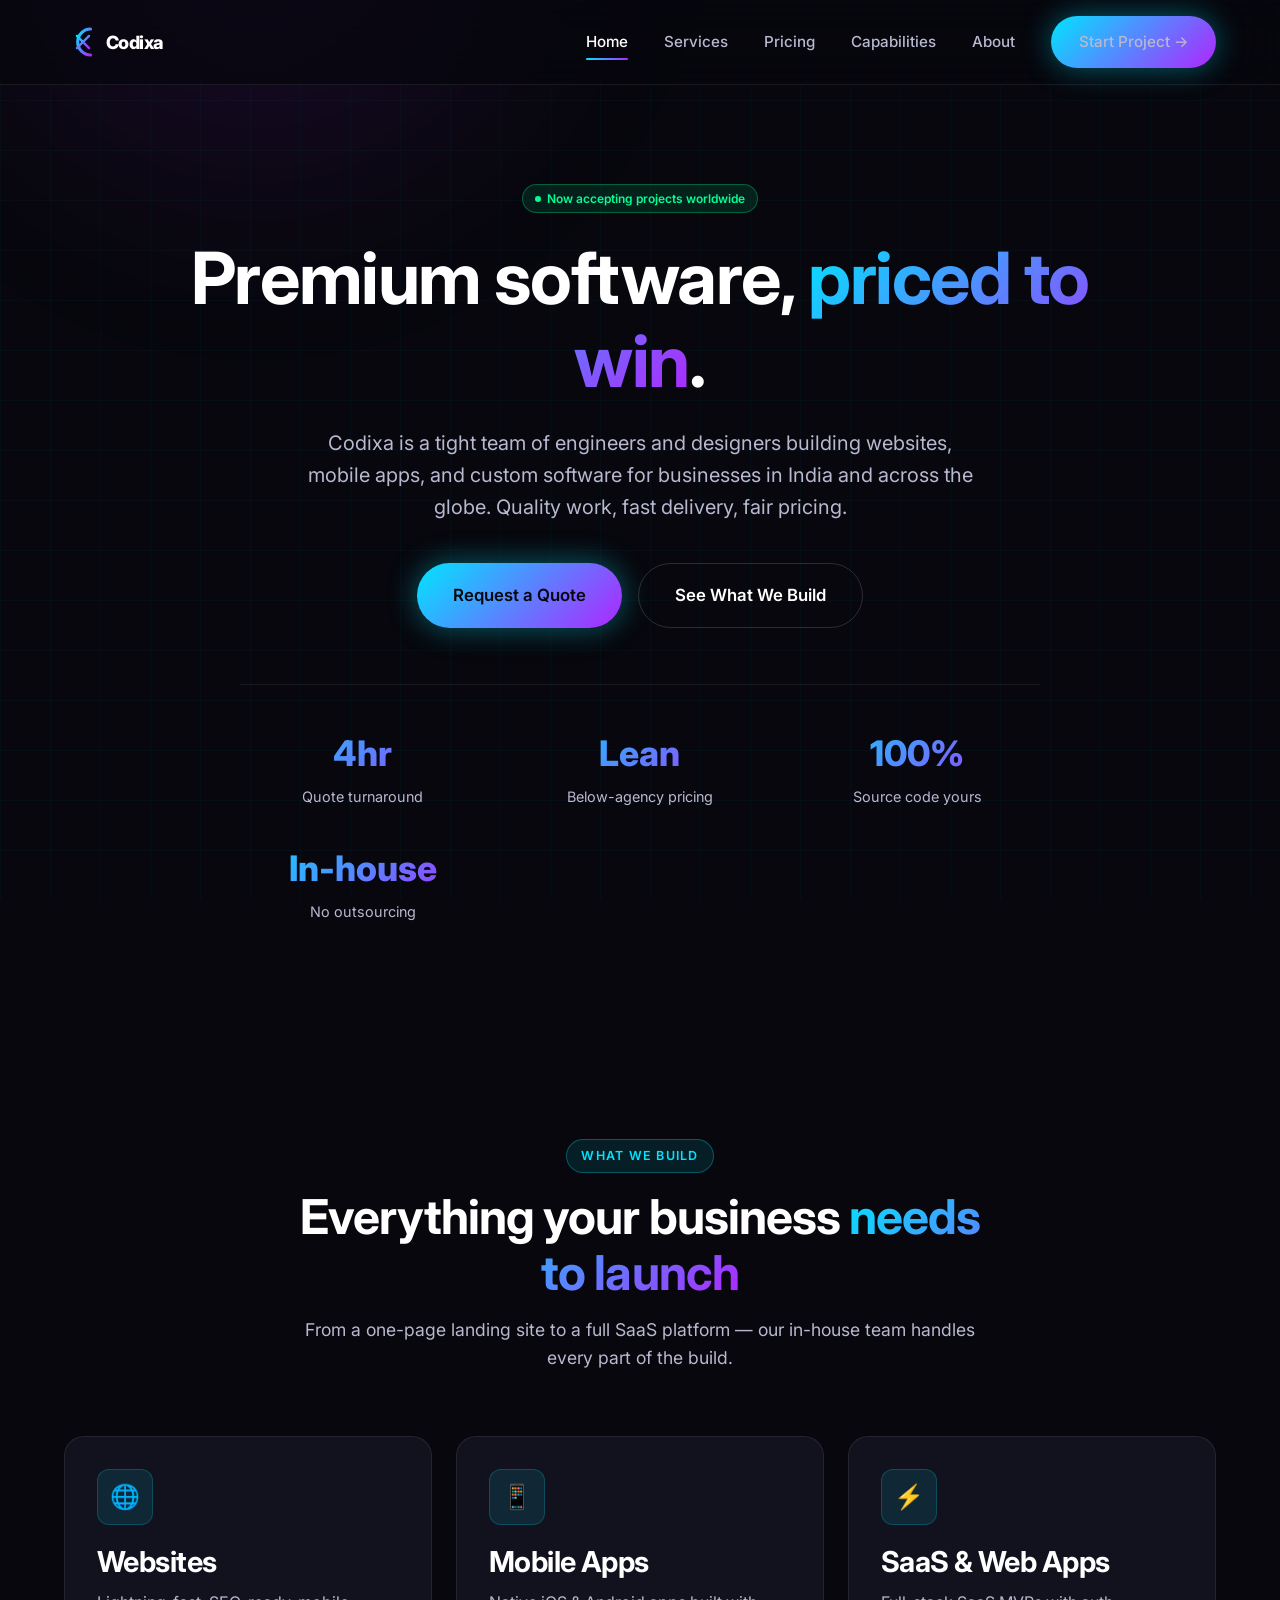
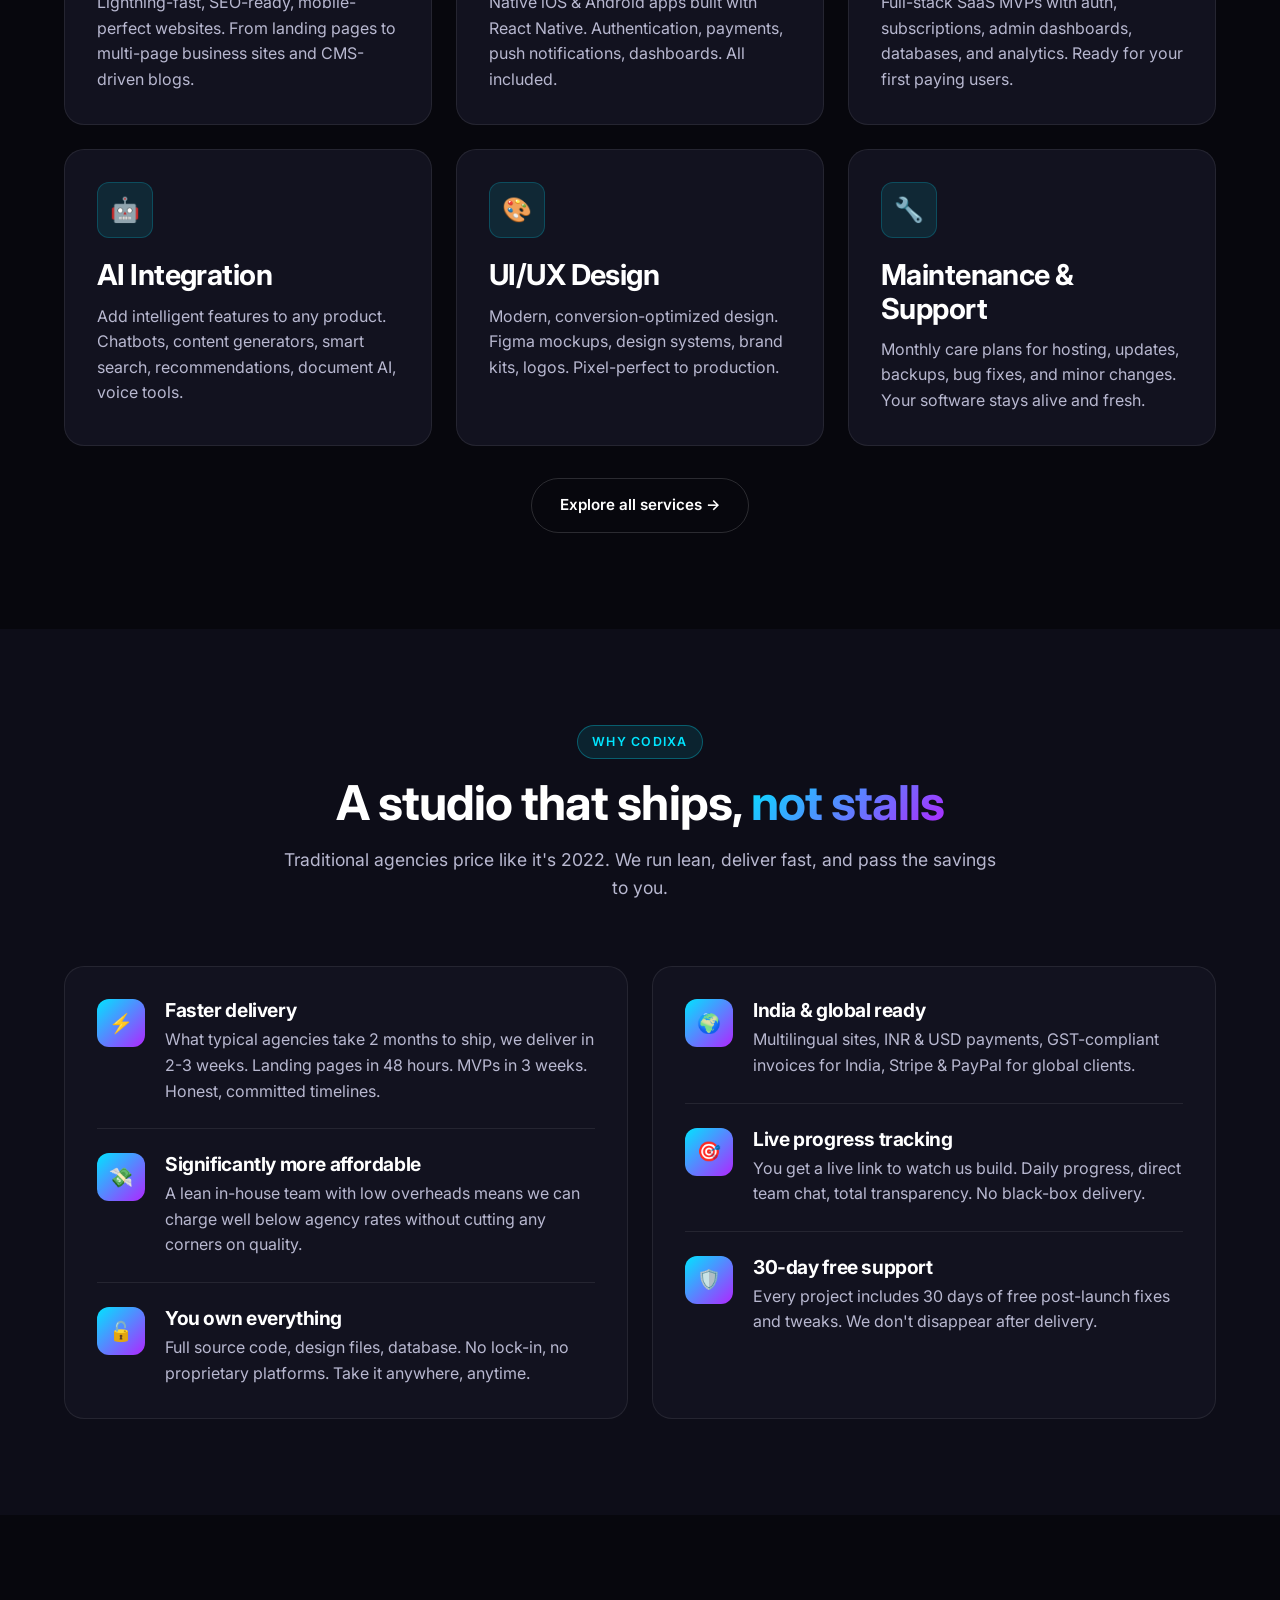
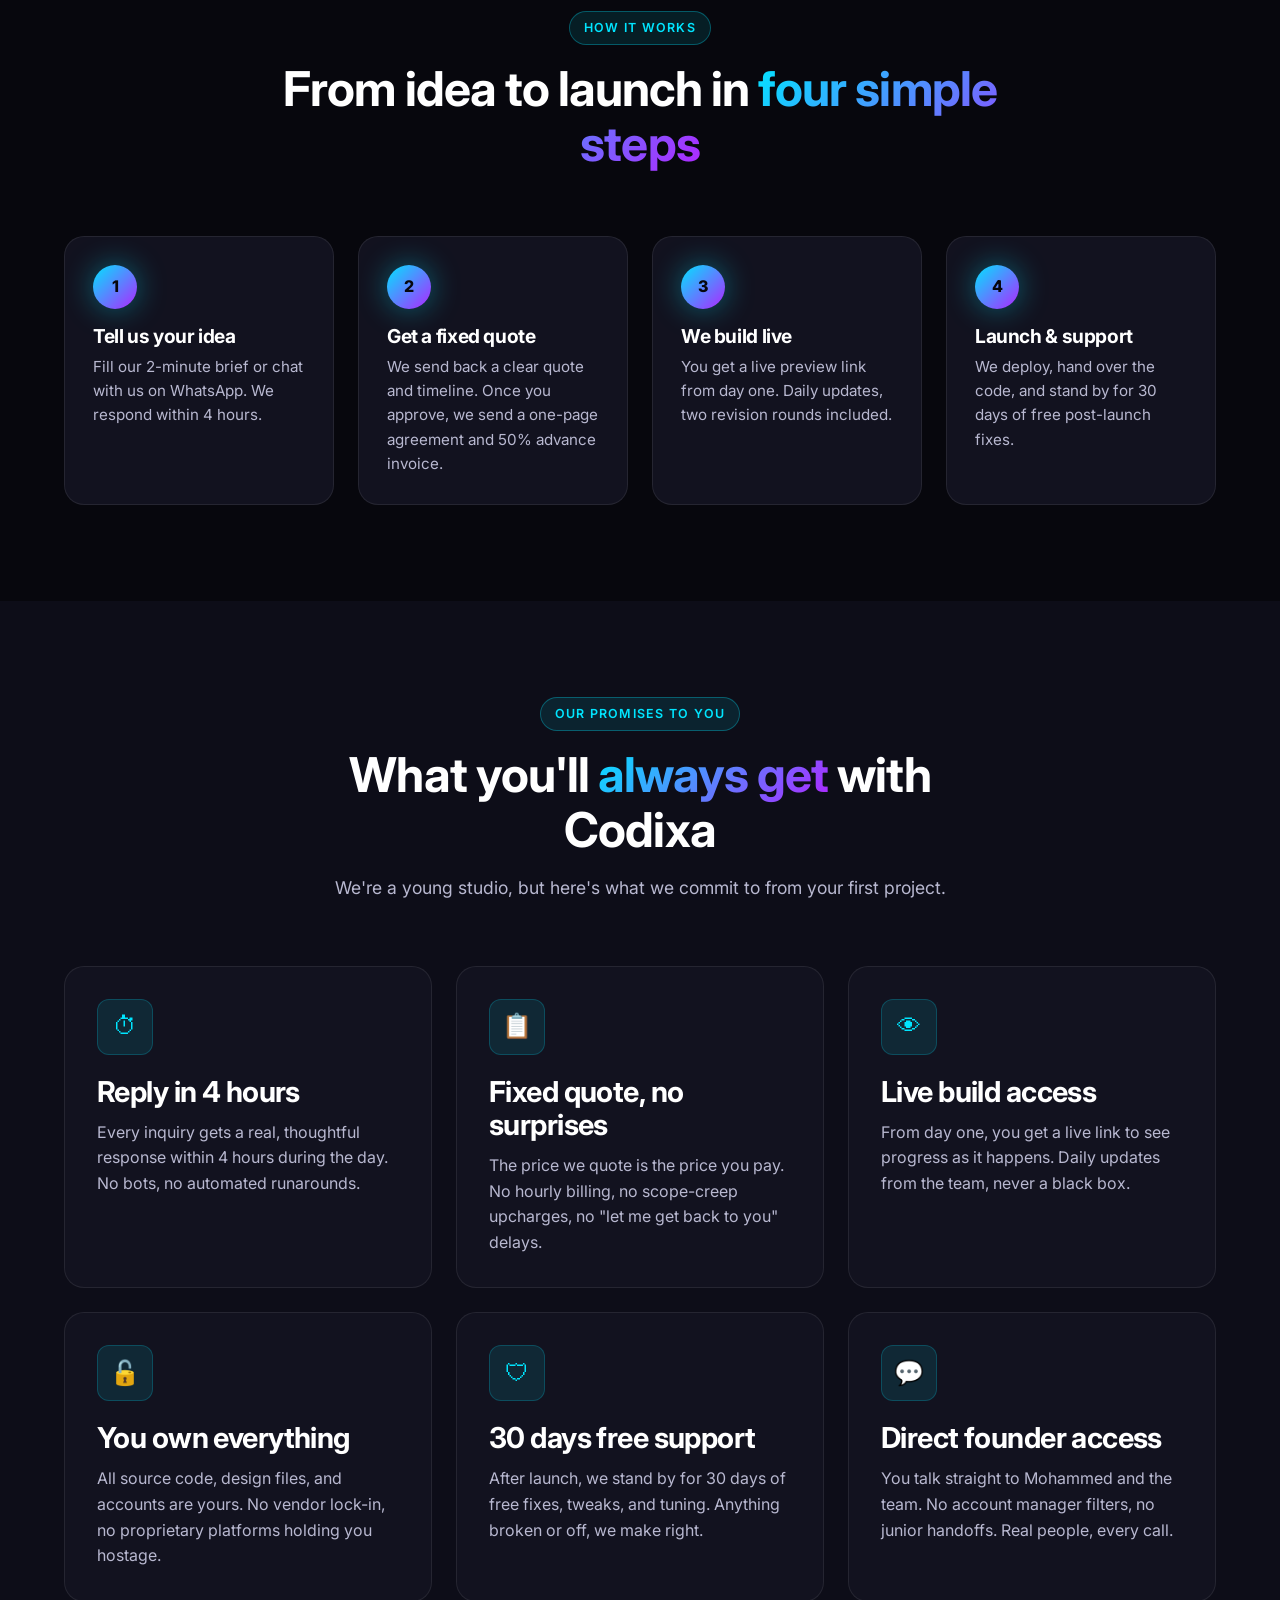
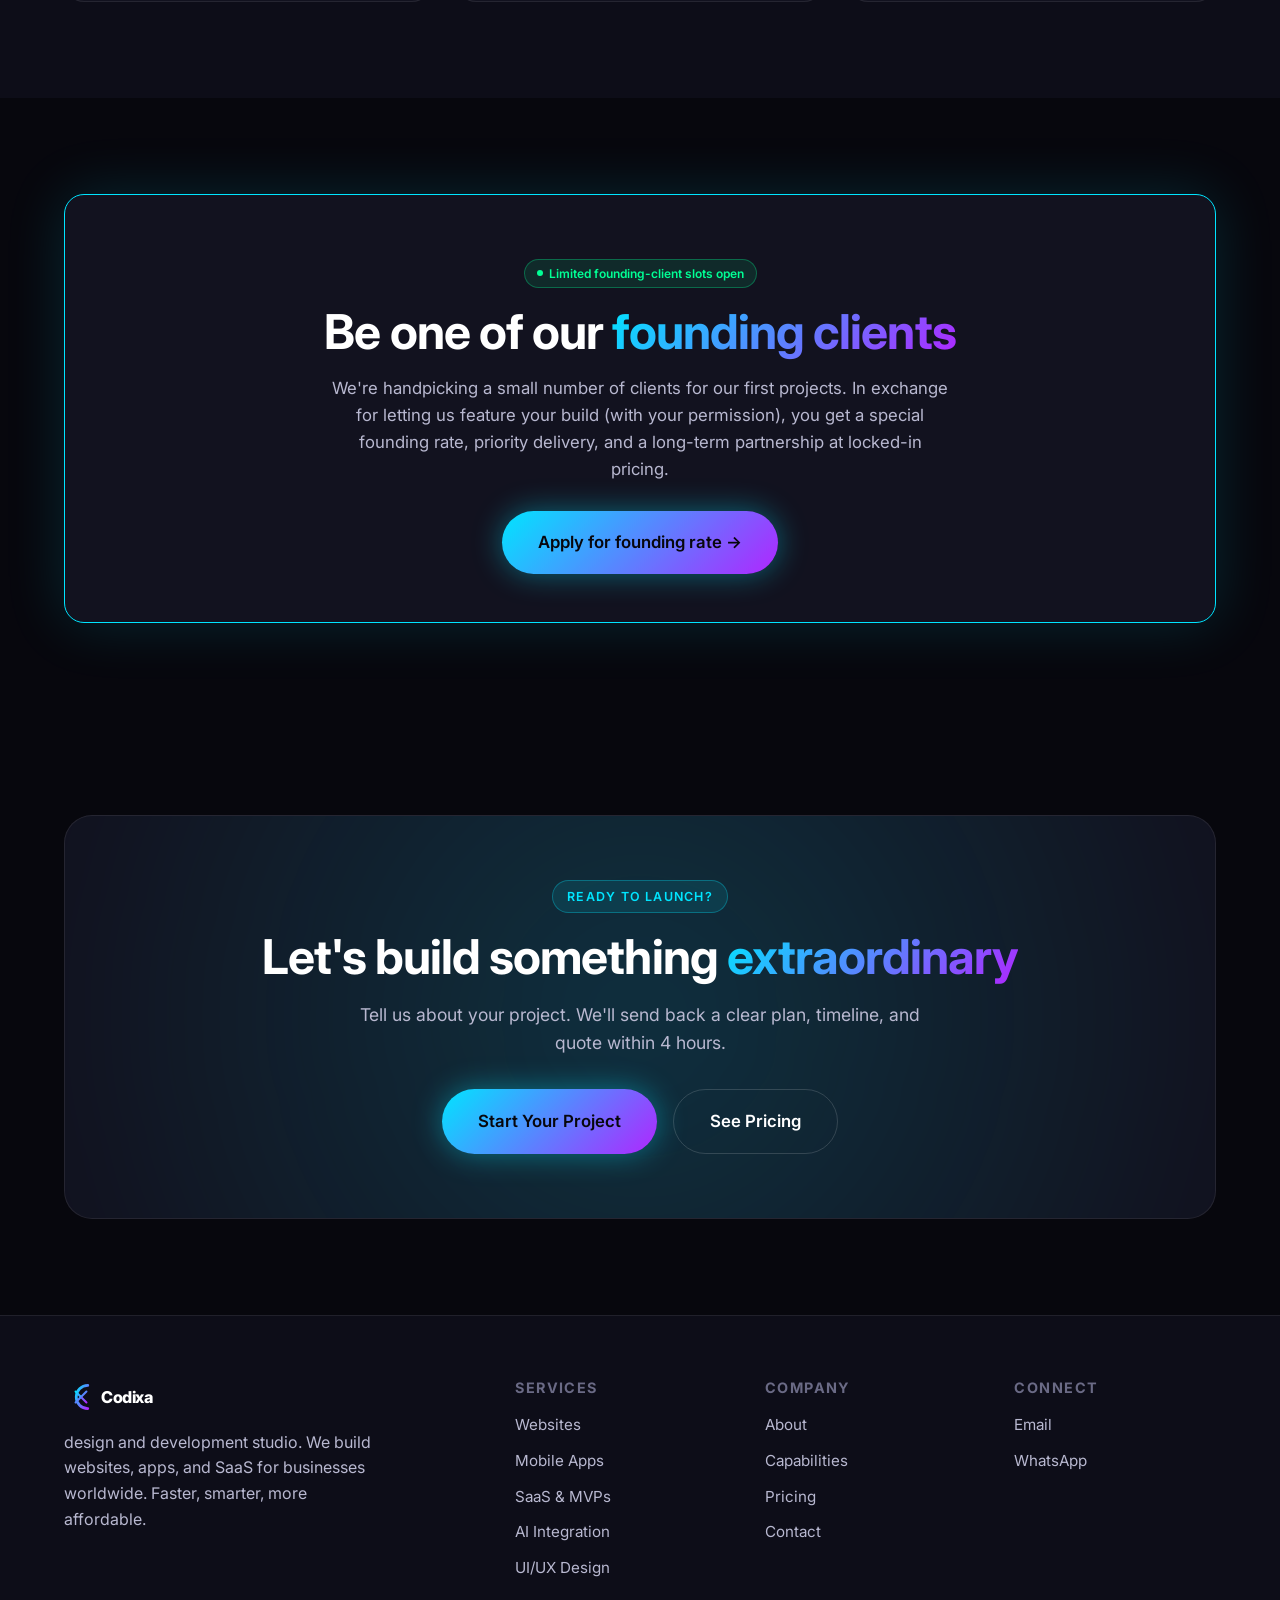
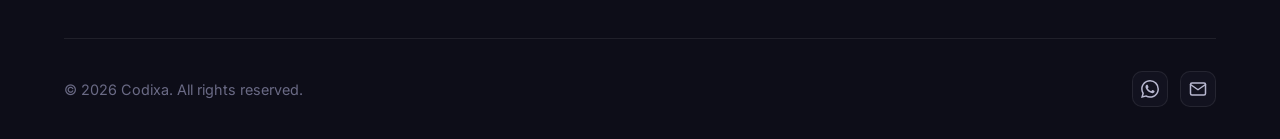
<file: index.html>
<!DOCTYPE html>
<html lang="en">
<head>
  <meta charset="UTF-8">
  <meta name="viewport" content="width=device-width, initial-scale=1.0">
  <title>Codixa | Affordable Software Development Studio | Websites, Apps, SaaS</title>
  <meta name="description" content="Codixa is a software development studio building websites, mobile apps, and SaaS for businesses in India and worldwide. Premium quality at rates significantly below traditional agencies.">
  <meta name="keywords" content="software development india, web development company, mobile app development, ai software studio, affordable software development, saas development, software company india, custom software services, software providers india, software development services">
  <meta name="author" content="Mohammed Faisal, Codixa">
  <meta name="robots" content="index, follow">
  <meta name="theme-color" content="#07070d">
  <link rel="canonical" href="https://codixa.com/">

  <!-- Open Graph / Facebook -->
  <meta property="og:type" content="website">
  <meta property="og:url" content="https://codixa.com/">
  <meta property="og:title" content="Codixa - Affordable Software Development Studio">
  <meta property="og:description" content="Codixa is a software development studio building websites, mobile apps, and SaaS for businesses in India and worldwide. Premium quality at rates significantly below traditional agencies.">
  <meta property="og:image" content="https://codixa.com/og-image.png">
  <meta property="og:site_name" content="Codixa">

  <!-- Twitter -->
  <meta name="twitter:card" content="summary_large_image">
  <meta name="twitter:url" content="https://codixa.com/">
  <meta name="twitter:title" content="Codixa - Affordable Software Development Studio">
  <meta name="twitter:description" content="Codixa is a software development studio building websites, mobile apps, and SaaS for businesses in India and worldwide. Premium quality at rates significantly below traditional agencies.">
  <meta name="twitter:image" content="https://codixa.com/og-image.png">

  <!-- Favicon -->
  <link rel="icon" type="image/svg+xml" href="favicon.svg">

  
  <link rel="preconnect" href="https://fonts.googleapis.com">
  <link rel="preconnect" href="https://fonts.gstatic.com" crossorigin>
  <link href="https://fonts.googleapis.com/css2?family=Inter:wght@400;500;600;700;800;900&family=JetBrains+Mono:wght@400;600&display=swap" rel="stylesheet">
  <link rel="stylesheet" href="styles.css">
  <script type="application/ld+json">
{
  "@context": "https://schema.org",
  "@type": "ProfessionalService",
  "name": "Codixa",
  "image": "https://codixa.com/og-image.png",
  "@id": "https://codixa.com/",
  "url": "https://codixa.com/",
  "description": "Codixa is a design and development studio building websites, mobile apps, and SaaS for businesses worldwide. Fixed-price packages, fast delivery.",
  "telephone": "+91-9177304813",
  "email": "fk5674282@gmail.com",
  "address": {
    "@type": "PostalAddress",
    "addressCountry": "IN"
  },
  "areaServed": [
    {"@type": "Country", "name": "India"},
    {"@type": "Country", "name": "United States"},
    {"@type": "Country", "name": "United Kingdom"},
    {"@type": "Country", "name": "United Arab Emirates"},
    {"@type": "Country", "name": "Canada"},
    {"@type": "Country", "name": "Australia"}
  ],
  "founder": {
    "@type": "Person",
    "name": "Mohammed Faisal"
  },
  "sameAs": [
    "https://wa.me/919177304813"
  ],
  "hasOfferCatalog": {
    "@type": "OfferCatalog",
    "name": "Software Development Services",
    "itemListElement": [
      {"@type": "Offer", "itemOffered": {"@type": "Service", "name": "Website Development"}},
      {"@type": "Offer", "itemOffered": {"@type": "Service", "name": "Mobile App Development"}},
      {"@type": "Offer", "itemOffered": {"@type": "Service", "name": "SaaS Development"}},
      {"@type": "Offer", "itemOffered": {"@type": "Service", "name": "AI Integration"}}
    ]
  }
}
</script>
</head>
<body>

  <!-- NAVIGATION -->
  <nav class="nav">
    <div class="nav-inner">
      <a href="index.html" class="logo">
        <svg xmlns="http://www.w3.org/2000/svg" viewBox="0 0 200 50" style="height:38px;width:auto;display:block;">
          <defs>
            <linearGradient id="cxg1" x1="0%" y1="0%" x2="100%" y2="100%">
              <stop offset="0%" stop-color="#00e5ff"/>
              <stop offset="100%" stop-color="#b026ff"/>
            </linearGradient>
          </defs>
          <g>
            <path d="M 35 8 A 17 17 0 1 0 35 42" fill="none" stroke="url(#cxg1)" stroke-width="4" stroke-linecap="round"/>
            <path d="M 17 17 L 33 33" stroke="url(#cxg1)" stroke-width="3" stroke-linecap="round"/>
            <path d="M 33 17 L 17 33" stroke="url(#cxg1)" stroke-width="3" stroke-linecap="round"/>
            <circle cx="25" cy="25" r="2" fill="url(#cxg1)"/>
          </g>
          <text x="55" y="34" font-family="Inter, system-ui, sans-serif" font-size="24" font-weight="800" fill="#ffffff" letter-spacing="-0.03em">Codixa</text>
        </svg>
      </a>
      <button class="menu-toggle" aria-label="Menu">
        <span></span><span></span><span></span>
      </button>
      <div class="nav-links">
        <a href="index.html" class="active">Home</a>
        <a href="services.html">Services</a>
        <a href="pricing.html">Pricing</a>
        <a href="portfolio.html">Capabilities</a>
        <a href="about.html">About</a>
        <a href="contact.html" class="btn btn-primary">Start Project →</a>
      </div>
    </div>
  </nav>

  <!-- HERO -->
  <section class="hero">
    <div class="container">
      <div class="badge mt-3" style="margin-bottom: 24px;">
        <span class="badge-dot"></span> Now accepting projects worldwide
      </div>
      <h1>Premium software, <span class="gradient-text">priced to win</span>.</h1>
      <p class="hero-subtitle">
        Codixa is a tight team of engineers and designers building websites, mobile apps, and custom software for businesses in India and across the globe. Quality work, fast delivery, fair pricing.
      </p>
      <div class="hero-ctas">
        <a href="contact.html" class="btn btn-primary btn-lg">Request a Quote</a>
        <a href="services.html" class="btn btn-secondary btn-lg">See What We Build</a>
      </div>
      <div class="hero-stats">
        <div>
          <div class="stat-num">4hr</div>
          <div class="stat-label">Quote turnaround</div>
        </div>
        <div>
          <div class="stat-num">Lean</div>
          <div class="stat-label">Below-agency pricing</div>
        </div>
        <div>
          <div class="stat-num">100%</div>
          <div class="stat-label">Source code yours</div>
        </div>
        <div>
          <div class="stat-num">In-house</div>
          <div class="stat-label">No outsourcing</div>
        </div>
      </div>
    </div>
  </section>

  <!-- SERVICES OVERVIEW -->
  <section>
    <div class="container">
      <div class="section-header fade-up">
        <span class="section-tag">What we build</span>
        <h2>Everything your business <span class="gradient-text">needs to launch</span></h2>
        <p>From a one-page landing site to a full SaaS platform — our in-house team handles every part of the build.</p>
      </div>

      <div class="grid grid-3">
        <div class="card fade-up">
          <div class="card-icon">🌐</div>
          <h3>Websites</h3>
          <p>Lightning-fast, SEO-ready, mobile-perfect websites. From landing pages to multi-page business sites and CMS-driven blogs.</p>
        </div>
        <div class="card fade-up">
          <div class="card-icon">📱</div>
          <h3>Mobile Apps</h3>
          <p>Native iOS & Android apps built with React Native. Authentication, payments, push notifications, dashboards. All included.</p>
        </div>
        <div class="card fade-up">
          <div class="card-icon">⚡</div>
          <h3>SaaS & Web Apps</h3>
          <p>Full-stack SaaS MVPs with auth, subscriptions, admin dashboards, databases, and analytics. Ready for your first paying users.</p>
        </div>
        <div class="card fade-up">
          <div class="card-icon">🤖</div>
          <h3>AI Integration</h3>
          <p>Add intelligent features to any product. Chatbots, content generators, smart search, recommendations, document AI, voice tools.</p>
        </div>
        <div class="card fade-up">
          <div class="card-icon">🎨</div>
          <h3>UI/UX Design</h3>
          <p>Modern, conversion-optimized design. Figma mockups, design systems, brand kits, logos. Pixel-perfect to production.</p>
        </div>
        <div class="card fade-up">
          <div class="card-icon">🔧</div>
          <h3>Maintenance & Support</h3>
          <p>Monthly care plans for hosting, updates, backups, bug fixes, and minor changes. Your software stays alive and fresh.</p>
        </div>
      </div>

      <div class="text-center mt-4">
        <a href="services.html" class="btn btn-secondary">Explore all services →</a>
      </div>
    </div>
  </section>

  <!-- WHY CHOOSE US -->
  <section style="background: var(--bg-secondary);">
    <div class="container">
      <div class="section-header fade-up">
        <span class="section-tag">Why Codixa</span>
        <h2>A studio that ships, <span class="gradient-text">not stalls</span></h2>
        <p>Traditional agencies price like it's 2022. We run lean, deliver fast, and pass the savings to you.</p>
      </div>

      <div class="grid grid-2">
        <div class="card fade-up">
          <div class="feature-row" style="padding-top: 0;">
            <div class="feature-icon">⚡</div>
            <div class="feature-text">
              <h4>Faster delivery</h4>
              <p>What typical agencies take 2 months to ship, we deliver in 2-3 weeks. Landing pages in 48 hours. MVPs in 3 weeks. Honest, committed timelines.</p>
            </div>
          </div>
          <div class="feature-row">
            <div class="feature-icon">💸</div>
            <div class="feature-text">
              <h4>Significantly more affordable</h4>
              <p>A lean in-house team with low overheads means we can charge well below agency rates without cutting any corners on quality.</p>
            </div>
          </div>
          <div class="feature-row" style="padding-bottom: 0; border-bottom: none;">
            <div class="feature-icon">🔓</div>
            <div class="feature-text">
              <h4>You own everything</h4>
              <p>Full source code, design files, database. No lock-in, no proprietary platforms. Take it anywhere, anytime.</p>
            </div>
          </div>
        </div>

        <div class="card fade-up">
          <div class="feature-row" style="padding-top: 0;">
            <div class="feature-icon">🌍</div>
            <div class="feature-text">
              <h4>India & global ready</h4>
              <p>Multilingual sites, INR & USD payments, GST-compliant invoices for India, Stripe & PayPal for global clients.</p>
            </div>
          </div>
          <div class="feature-row">
            <div class="feature-icon">🎯</div>
            <div class="feature-text">
              <h4>Live progress tracking</h4>
              <p>You get a live link to watch us build. Daily progress, direct team chat, total transparency. No black-box delivery.</p>
            </div>
          </div>
          <div class="feature-row" style="padding-bottom: 0; border-bottom: none;">
            <div class="feature-icon">🛡️</div>
            <div class="feature-text">
              <h4>30-day free support</h4>
              <p>Every project includes 30 days of free post-launch fixes and tweaks. We don't disappear after delivery.</p>
            </div>
          </div>
        </div>
      </div>
    </div>
  </section>

  <!-- PROCESS -->
  <section>
    <div class="container">
      <div class="section-header fade-up">
        <span class="section-tag">How it works</span>
        <h2>From idea to launch in <span class="gradient-text">four simple steps</span></h2>
      </div>

      <div class="process-grid">
        <div class="step fade-up">
          <div class="step-num">1</div>
          <h4>Tell us your idea</h4>
          <p>Fill our 2-minute brief or chat with us on WhatsApp. We respond within 4 hours.</p>
        </div>
        <div class="step fade-up">
          <div class="step-num">2</div>
          <h4>Get a fixed quote</h4>
          <p>We send back a clear quote and timeline. Once you approve, we send a one-page agreement and 50% advance invoice.</p>
        </div>
        <div class="step fade-up">
          <div class="step-num">3</div>
          <h4>We build live</h4>
          <p>You get a live preview link from day one. Daily updates, two revision rounds included.</p>
        </div>
        <div class="step fade-up">
          <div class="step-num">4</div>
          <h4>Launch & support</h4>
          <p>We deploy, hand over the code, and stand by for 30 days of free post-launch fixes.</p>
        </div>
      </div>
    </div>
  </section>

  <!-- OUR PROMISES -->
  <section style="background: var(--bg-secondary);">
    <div class="container">
      <div class="section-header fade-up">
        <span class="section-tag">Our promises to you</span>
        <h2>What you'll <span class="gradient-text">always get</span> with Codixa</h2>
        <p>We're a young studio, but here's what we commit to from your first project.</p>
      </div>

      <div class="grid grid-3">
        <div class="card fade-up">
          <div class="card-icon">⏱</div>
          <h3>Reply in 4 hours</h3>
          <p>Every inquiry gets a real, thoughtful response within 4 hours during the day. No bots, no automated runarounds.</p>
        </div>
        <div class="card fade-up">
          <div class="card-icon">📋</div>
          <h3>Fixed quote, no surprises</h3>
          <p>The price we quote is the price you pay. No hourly billing, no scope-creep upcharges, no "let me get back to you" delays.</p>
        </div>
        <div class="card fade-up">
          <div class="card-icon">👁</div>
          <h3>Live build access</h3>
          <p>From day one, you get a live link to see progress as it happens. Daily updates from the team, never a black box.</p>
        </div>
        <div class="card fade-up">
          <div class="card-icon">🔓</div>
          <h3>You own everything</h3>
          <p>All source code, design files, and accounts are yours. No vendor lock-in, no proprietary platforms holding you hostage.</p>
        </div>
        <div class="card fade-up">
          <div class="card-icon">🛡</div>
          <h3>30 days free support</h3>
          <p>After launch, we stand by for 30 days of free fixes, tweaks, and tuning. Anything broken or off, we make right.</p>
        </div>
        <div class="card fade-up">
          <div class="card-icon">💬</div>
          <h3>Direct founder access</h3>
          <p>You talk straight to Mohammed and the team. No account manager filters, no junior handoffs. Real people, every call.</p>
        </div>
      </div>
    </div>
  </section>

  <!-- EARLY CLIENT OFFER -->
  <section>
    <div class="container">
      <div class="card fade-up" style="padding: 48px 40px; border-color: var(--neon-cyan); box-shadow: var(--glow-soft); text-align: center;">
        <div class="badge mt-2" style="margin-bottom: 16px;">
          <span class="badge-dot"></span> Limited founding-client slots open
        </div>
        <h2 style="margin-bottom: 16px;">Be one of our <span class="gradient-text">founding clients</span></h2>
        <p style="color: var(--text-secondary); max-width: 620px; margin: 0 auto 28px; font-size: 1.05rem;">
          We're handpicking a small number of clients for our first projects. In exchange for letting us feature your build (with your permission), you get a special founding rate, priority delivery, and a long-term partnership at locked-in pricing.
        </p>
        <a href="contact.html" class="btn btn-primary btn-lg">Apply for founding rate →</a>
      </div>
    </div>
  </section>

  <!-- CTA -->
  <section>
    <div class="container">
      <div class="cta-section fade-up">
        <span class="section-tag">Ready to launch?</span>
        <h2>Let's build something <span class="gradient-text">extraordinary</span></h2>
        <p>Tell us about your project. We'll send back a clear plan, timeline, and quote within 4 hours.</p>
        <div class="cta-ctas">
          <a href="contact.html" class="btn btn-primary btn-lg">Start Your Project</a>
          <a href="pricing.html" class="btn btn-secondary btn-lg">See Pricing</a>
        </div>
      </div>
    </div>
  </section>

  <!-- FOOTER -->
  <footer>
    <div class="container">
      <div class="footer-grid">
        <div class="footer-brand">
          <a href="index.html" class="logo">
            <svg xmlns="http://www.w3.org/2000/svg" viewBox="0 0 200 50" style="height:34px;width:auto;display:block;">
            <defs>
              <linearGradient id="cxg2" x1="0%" y1="0%" x2="100%" y2="100%">
                <stop offset="0%" stop-color="#00e5ff"/>
                <stop offset="100%" stop-color="#b026ff"/>
              </linearGradient>
            </defs>
            <g>
              <path d="M 35 8 A 17 17 0 1 0 35 42" fill="none" stroke="url(#cxg2)" stroke-width="4" stroke-linecap="round"/>
              <path d="M 17 17 L 33 33" stroke="url(#cxg2)" stroke-width="3" stroke-linecap="round"/>
              <path d="M 33 17 L 17 33" stroke="url(#cxg2)" stroke-width="3" stroke-linecap="round"/>
              <circle cx="25" cy="25" r="2" fill="url(#cxg2)"/>
            </g>
            <text x="55" y="34" font-family="Inter, system-ui, sans-serif" font-size="24" font-weight="800" fill="#ffffff" letter-spacing="-0.03em">Codixa</text>
          </svg>
          </a>
          <p>design and development studio. We build websites, apps, and SaaS for businesses worldwide. Faster, smarter, more affordable.</p>
        </div>
        <div class="footer-col">
          <h4>Services</h4>
          <ul>
            <li><a href="services.html">Websites</a></li>
            <li><a href="services.html">Mobile Apps</a></li>
            <li><a href="services.html">SaaS & MVPs</a></li>
            <li><a href="services.html">AI Integration</a></li>
            <li><a href="services.html">UI/UX Design</a></li>
          </ul>
        </div>
        <div class="footer-col">
          <h4>Company</h4>
          <ul>
            <li><a href="about.html">About</a></li>
            <li><a href="portfolio.html">Capabilities</a></li>
            <li><a href="pricing.html">Pricing</a></li>
            <li><a href="contact.html">Contact</a></li>
          </ul>
        </div>
        <div class="footer-col">
          <h4>Connect</h4>
          <ul>
            <li><a href="mailto:fk5674282@gmail.com">Email</a></li>
            <li><a href="https://wa.me/919177304813" target="_blank" rel="noopener">WhatsApp</a></li>
          </ul>
        </div>
      </div>
      <div class="footer-bottom">
        <div>© 2026 Codixa. All rights reserved.</div>
        <div class="socials">
          <a href="https://wa.me/919177304813" class="social-link" aria-label="WhatsApp" target="_blank" rel="noopener"><svg xmlns="http://www.w3.org/2000/svg" width="18" height="18" viewBox="0 0 24 24" fill="currentColor"><path d="M17.472 14.382c-.297-.149-1.758-.867-2.03-.967-.273-.099-.471-.148-.67.15-.197.297-.767.966-.94 1.164-.173.199-.347.223-.644.075-.297-.15-1.255-.463-2.39-1.475-.883-.788-1.48-1.761-1.653-2.059-.173-.297-.018-.458.13-.606.134-.133.298-.347.446-.52.149-.174.198-.298.298-.497.099-.198.05-.371-.025-.52-.075-.149-.669-1.612-.916-2.207-.242-.579-.487-.5-.669-.51-.173-.008-.371-.01-.57-.01-.198 0-.52.074-.792.372-.272.297-1.04 1.016-1.04 2.479 0 1.462 1.065 2.875 1.213 3.074.149.198 2.096 3.2 5.077 4.487.709.306 1.262.489 1.694.625.712.227 1.36.195 1.871.118.571-.085 1.758-.719 2.006-1.413.248-.694.248-1.289.173-1.413-.074-.124-.272-.198-.57-.347M12.05 21.785h-.004a9.87 9.87 0 0 1-5.031-1.378l-.361-.214-3.741.982.998-3.648-.235-.374a9.86 9.86 0 0 1-1.51-5.26c.001-5.45 4.436-9.884 9.888-9.884 2.64 0 5.122 1.03 6.988 2.898a9.825 9.825 0 0 1 2.893 6.994c-.003 5.45-4.437 9.884-9.885 9.884m8.413-18.297A11.815 11.815 0 0 0 12.05 0C5.495 0 .16 5.335.157 11.892c0 2.096.547 4.142 1.588 5.945L.057 24l6.305-1.654a11.882 11.882 0 0 0 5.683 1.448h.005c6.554 0 11.89-5.335 11.893-11.893a11.821 11.821 0 0 0-3.48-8.413"/></svg></a>
          <a href="mailto:fk5674282@gmail.com" class="social-link" aria-label="Email"><svg xmlns="http://www.w3.org/2000/svg" width="18" height="18" viewBox="0 0 24 24" fill="none" stroke="currentColor" stroke-width="2" stroke-linecap="round" stroke-linejoin="round"><path d="M4 4h16c1.1 0 2 .9 2 2v12c0 1.1-.9 2-2 2H4c-1.1 0-2-.9-2-2V6c0-1.1.9-2 2-2z"/><polyline points="22,6 12,13 2,6"/></svg></a>
        </div>
      </div>
    </div>
  </footer>

  <script src="script.js"></script>
</body>
</html>
                                                                                 
</file>
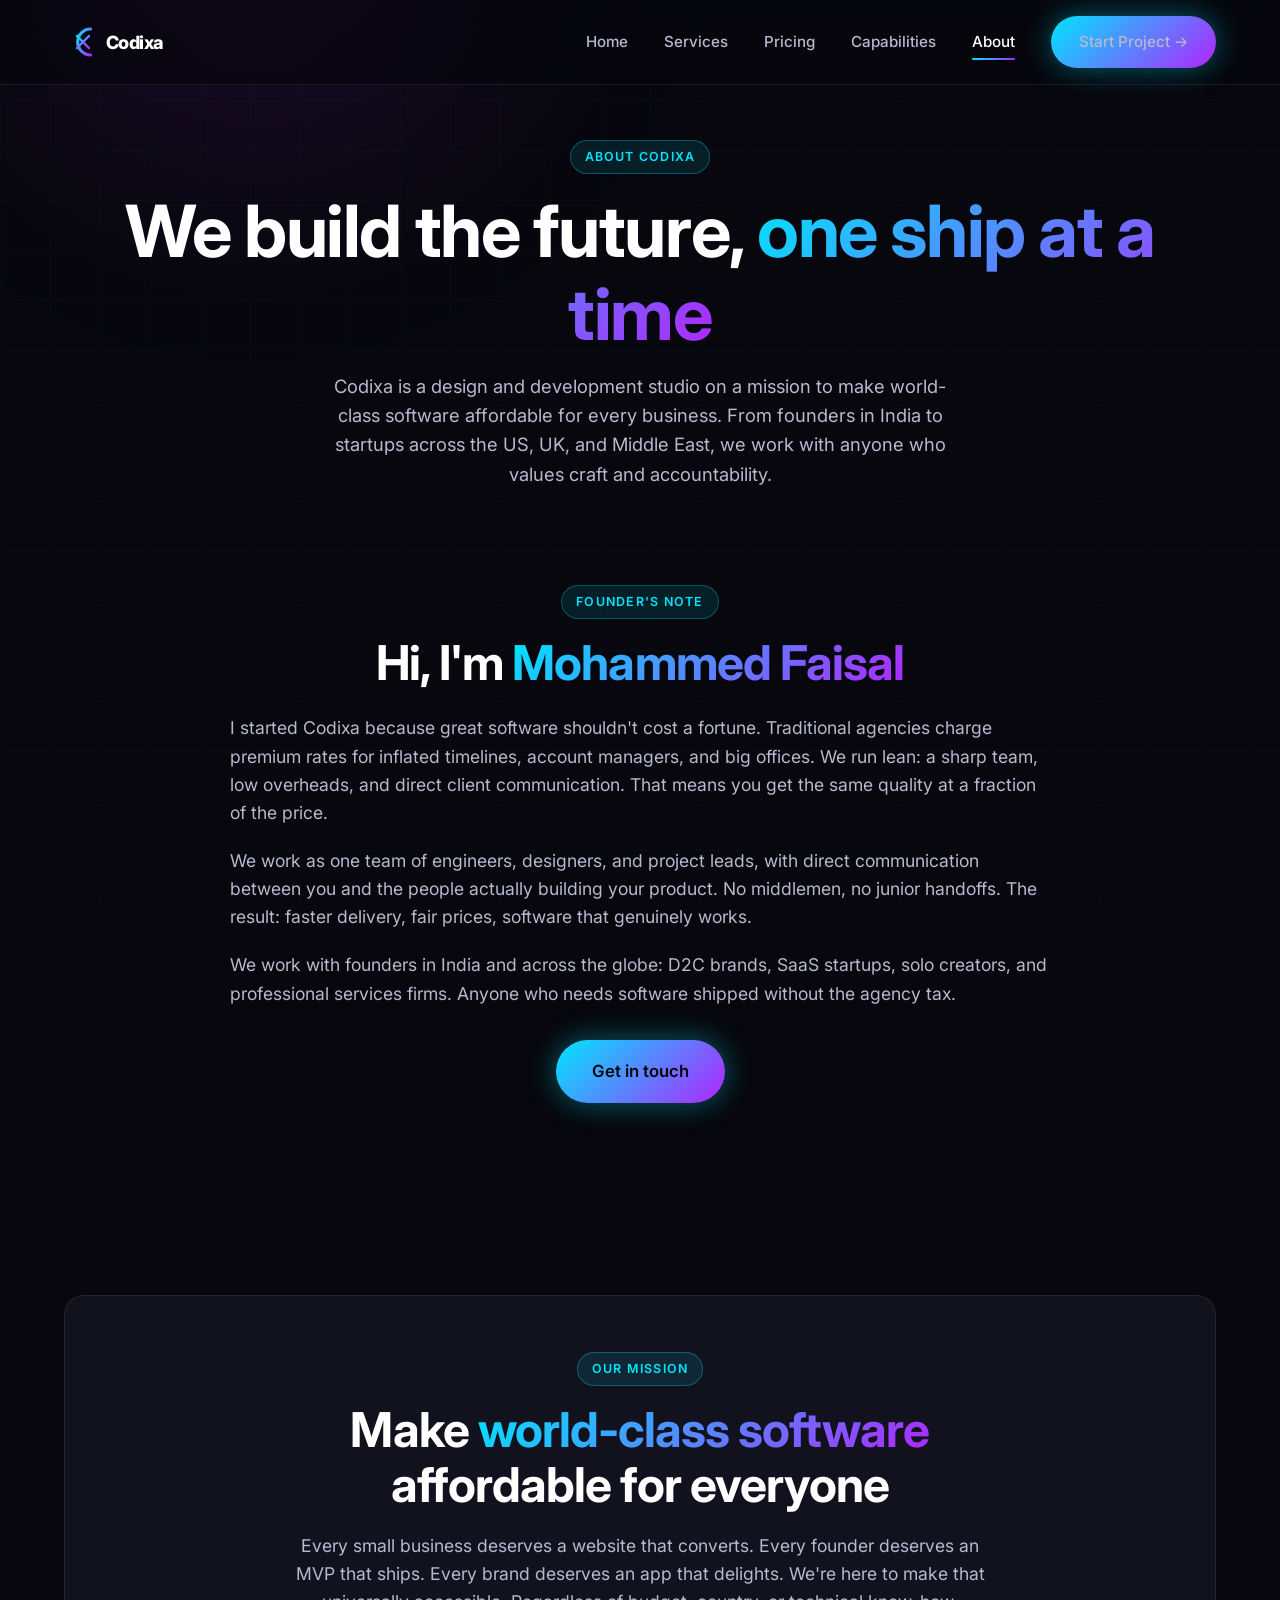
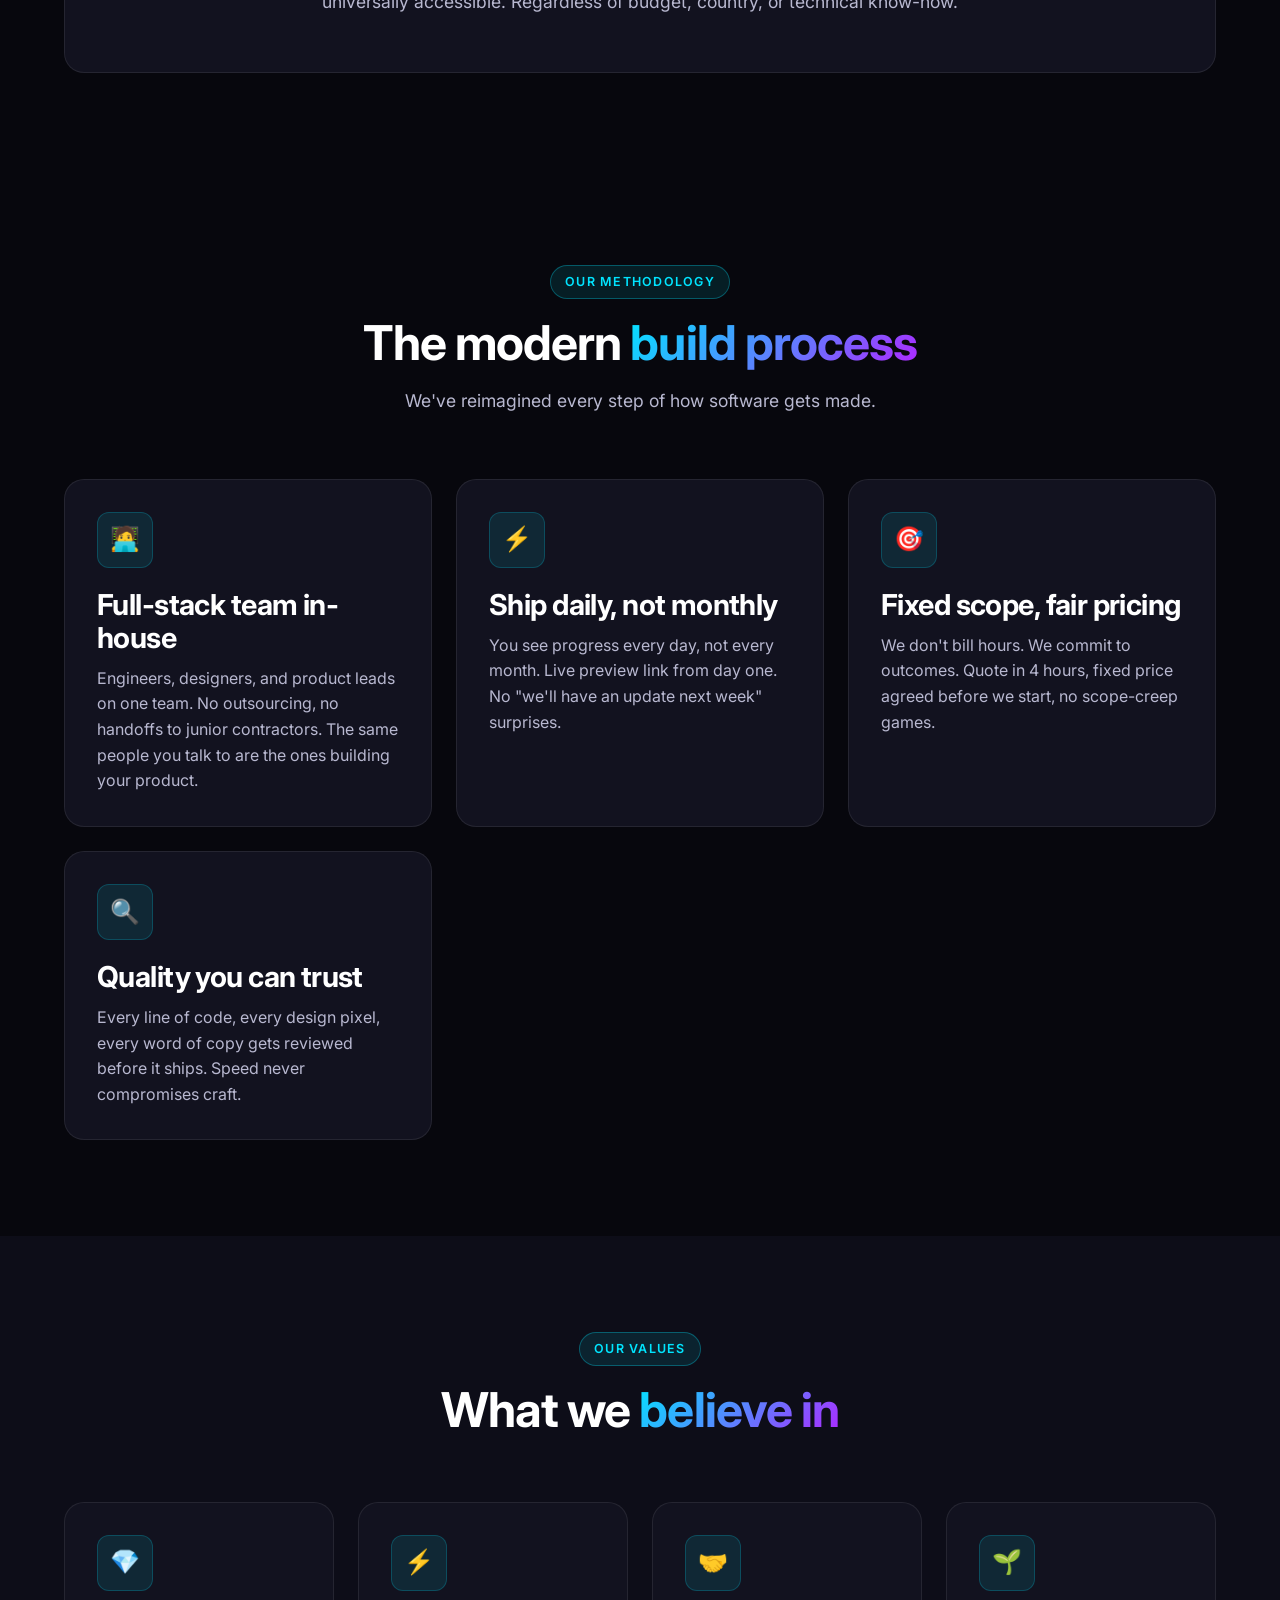
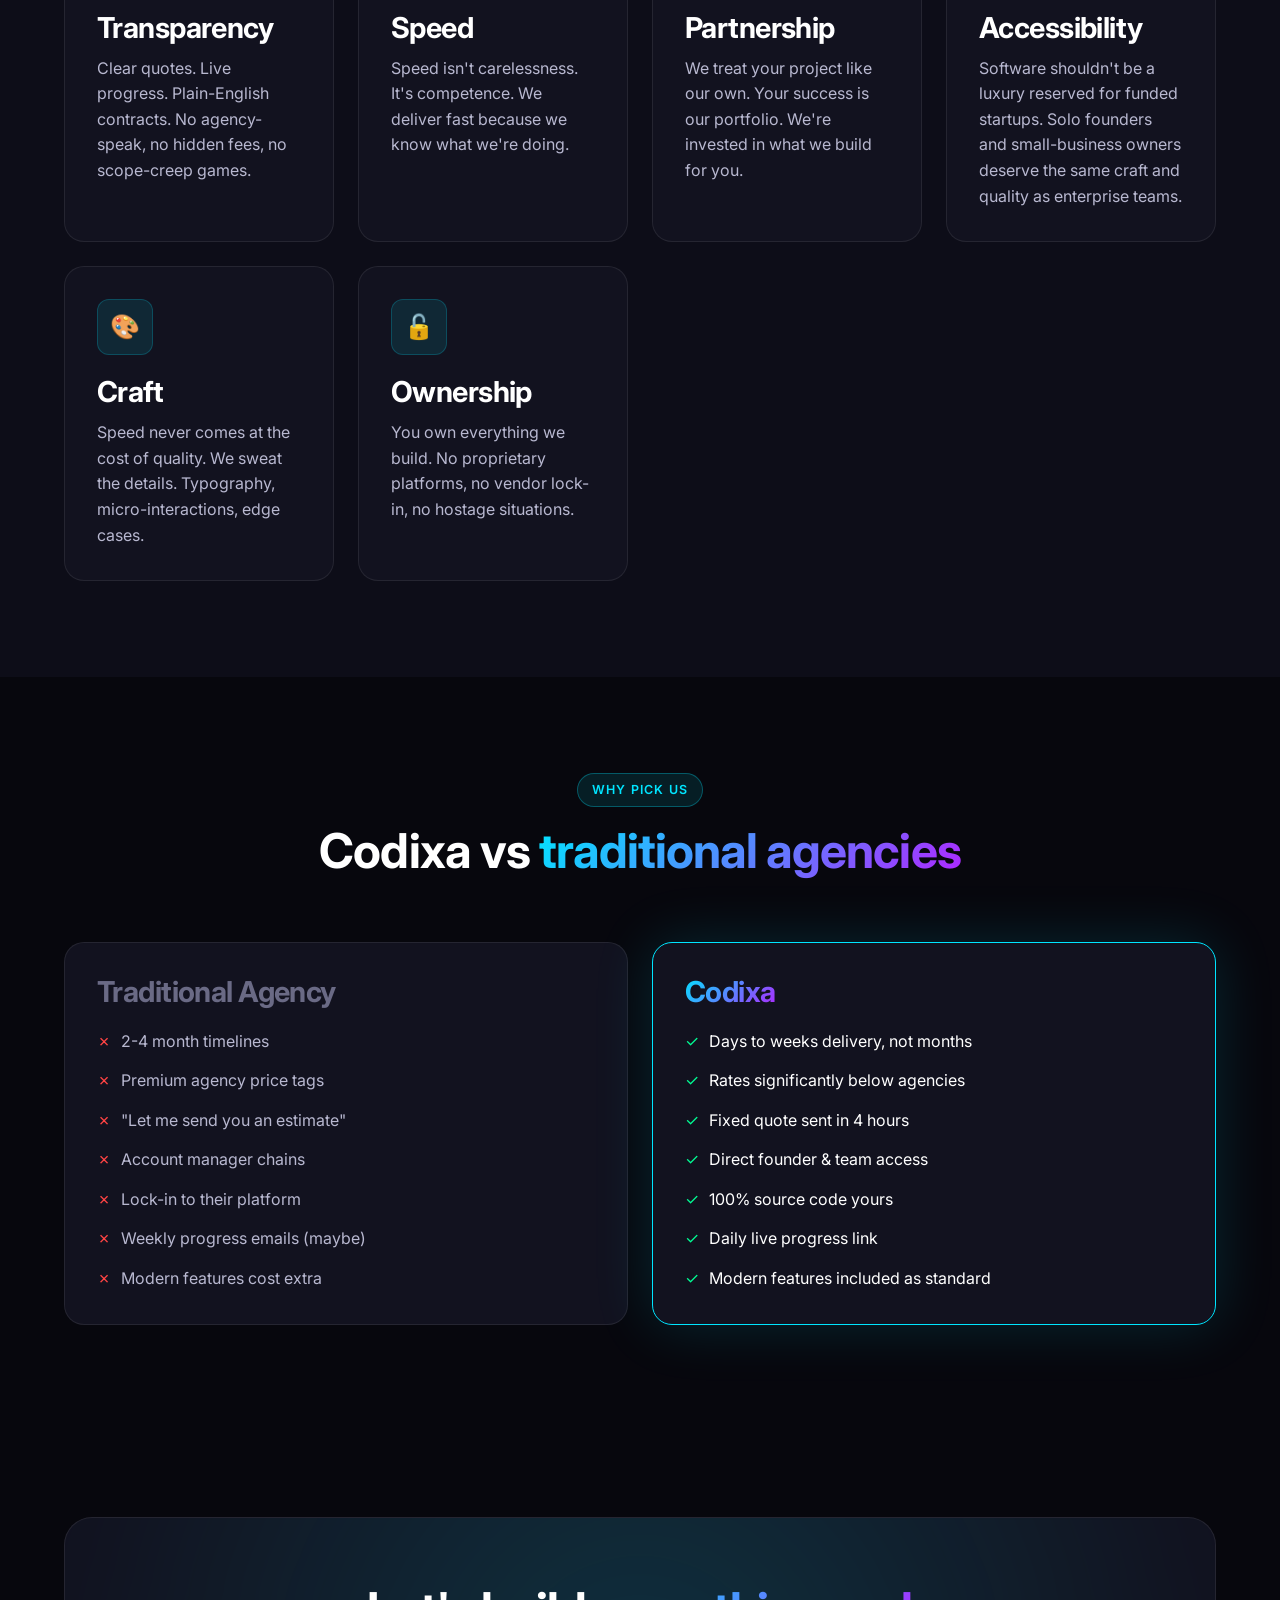
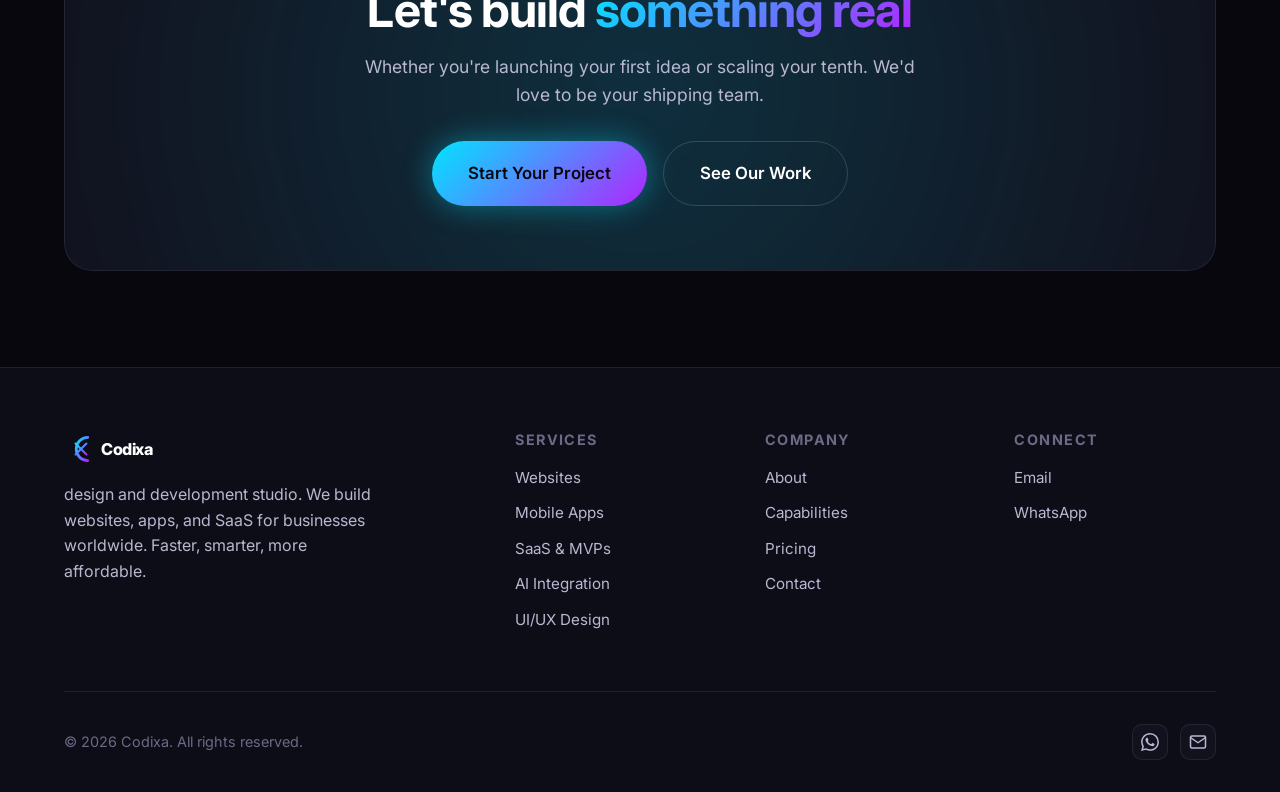
<file: about.html>
<!DOCTYPE html>
<html lang="en">
<head>
  <meta charset="UTF-8">
  <meta name="viewport" content="width=device-width, initial-scale=1.0">
  <title>About | Codixa | A Software Development Team Built for Founders</title>
  <meta name="description" content="Codixa is a tight in-house team of engineers and designers shipping world-class software at prices well below traditional agencies. Built by Mohammed Faisal.">
  <meta name="keywords" content="about codixa, ai software studio, software development team india, mohammed faisal codixa">
  <meta name="author" content="Mohammed Faisal, Codixa">
  <meta name="robots" content="index, follow">
  <meta name="theme-color" content="#07070d">
  <link rel="canonical" href="https://codixa.com/about">

  <!-- Open Graph / Facebook -->
  <meta property="og:type" content="website">
  <meta property="og:url" content="https://codixa.com/about">
  <meta property="og:title" content="About Codixa">
  <meta property="og:description" content="Codixa is a tight in-house team of engineers and designers shipping world-class software at prices well below traditional agencies. Built by Mohammed Faisal.">
  <meta property="og:image" content="https://codixa.com/og-image.png">
  <meta property="og:site_name" content="Codixa">

  <!-- Twitter -->
  <meta name="twitter:card" content="summary_large_image">
  <meta name="twitter:url" content="https://codixa.com/about">
  <meta name="twitter:title" content="About Codixa">
  <meta name="twitter:description" content="Codixa is a tight in-house team of engineers and designers shipping world-class software at prices well below traditional agencies. Built by Mohammed Faisal.">
  <meta name="twitter:image" content="https://codixa.com/og-image.png">

  <!-- Favicon -->
  <link rel="icon" type="image/svg+xml" href="favicon.svg">

  
  <link rel="preconnect" href="https://fonts.googleapis.com">
  <link rel="preconnect" href="https://fonts.gstatic.com" crossorigin>
  <link href="https://fonts.googleapis.com/css2?family=Inter:wght@400;500;600;700;800;900&family=JetBrains+Mono:wght@400;600&display=swap" rel="stylesheet">
  <link rel="stylesheet" href="styles.css">
  <script type="application/ld+json">
{
  "@context": "https://schema.org",
  "@type": "Organization",
  "name": "Codixa",
  "url": "https://codixa.com/",
  "logo": "https://codixa.com/og-image.png",
  "email": "fk5674282@gmail.com",
  "telephone": "+91-9177304813",
  "sameAs": ["https://wa.me/919177304813"]
}
</script>
</head>
<body>

  <!-- NAVIGATION -->
  <nav class="nav">
    <div class="nav-inner">
      <a href="index.html" class="logo">
        <svg xmlns="http://www.w3.org/2000/svg" viewBox="0 0 200 50" style="height:38px;width:auto;display:block;">
          <defs>
            <linearGradient id="cxg1" x1="0%" y1="0%" x2="100%" y2="100%">
              <stop offset="0%" stop-color="#00e5ff"/>
              <stop offset="100%" stop-color="#b026ff"/>
            </linearGradient>
          </defs>
          <g>
            <path d="M 35 8 A 17 17 0 1 0 35 42" fill="none" stroke="url(#cxg1)" stroke-width="4" stroke-linecap="round"/>
            <path d="M 17 17 L 33 33" stroke="url(#cxg1)" stroke-width="3" stroke-linecap="round"/>
            <path d="M 33 17 L 17 33" stroke="url(#cxg1)" stroke-width="3" stroke-linecap="round"/>
            <circle cx="25" cy="25" r="2" fill="url(#cxg1)"/>
          </g>
          <text x="55" y="34" font-family="Inter, system-ui, sans-serif" font-size="24" font-weight="800" fill="#ffffff" letter-spacing="-0.03em">Codixa</text>
        </svg>
      </a>
      <button class="menu-toggle" aria-label="Menu">
        <span></span><span></span><span></span>
      </button>
      <div class="nav-links">
        <a href="index.html">Home</a>
        <a href="services.html">Services</a>
        <a href="pricing.html">Pricing</a>
        <a href="portfolio.html">Capabilities</a>
        <a href="about.html" class="active">About</a>
        <a href="contact.html" class="btn btn-primary">Start Project →</a>
      </div>
    </div>
  </nav>

  <!-- PAGE HEADER -->
  <section class="page-header">
    <div class="container">
      <span class="section-tag">About Codixa</span>
      <h1>We build the future, <span class="gradient-text">one ship at a time</span></h1>
      <p>Codixa is a design and development studio on a mission to make world-class software affordable for every business. From founders in India to startups across the US, UK, and Middle East, we work with anyone who values craft and accountability.</p>
    </div>
  </section>

  <!-- FOUNDER STORY -->
  <section style="padding-top: 32px;">
    <div class="container">
      <div class="fade-up" style="max-width: 820px; margin: 0 auto; text-align: center;">
        <span class="section-tag">Founder's note</span>
        <h2 style="margin-bottom: 24px;">Hi, I'm <span class="gradient-text">Mohammed Faisal</span></h2>
        <p style="font-size: 1.1rem; color: var(--text-secondary); margin-bottom: 20px; text-align: left;">
          I started Codixa because great software shouldn't cost a fortune. Traditional agencies charge premium rates for inflated timelines, account managers, and big offices. We run lean: a sharp team, low overheads, and direct client communication. That means you get the same quality at a fraction of the price.
        </p>
        <p style="font-size: 1.1rem; color: var(--text-secondary); margin-bottom: 20px; text-align: left;">
          We work as one team of engineers, designers, and project leads, with direct communication between you and the people actually building your product. No middlemen, no junior handoffs. The result: faster delivery, fair prices, software that genuinely works.
        </p>
        <p style="font-size: 1.1rem; color: var(--text-secondary); margin-bottom: 32px; text-align: left;">
          We work with founders in India and across the globe: D2C brands, SaaS startups, solo creators, and professional services firms. Anyone who needs software shipped without the agency tax.
        </p>
        <a href="contact.html" class="btn btn-primary btn-lg">Get in touch</a>
      </div>
    </div>
  </section>

  <!-- MISSION -->
  <section>
    <div class="container">
      <div class="card fade-up" style="padding: 56px 48px; text-align: center;">
        <span class="section-tag">Our mission</span>
        <h2 style="margin-bottom: 20px; max-width: 800px; margin-left: auto; margin-right: auto;">
          Make <span class="gradient-text">world-class software</span> affordable for everyone
        </h2>
        <p style="font-size: 1.1rem; color: var(--text-secondary); max-width: 720px; margin: 0 auto;">
          Every small business deserves a website that converts. Every founder deserves an MVP that ships. Every brand deserves an app that delights. We're here to make that universally accessible. Regardless of budget, country, or technical know-how.
        </p>
      </div>
    </div>
  </section>

  <!-- HOW WE WORK -->
  <section>
    <div class="container">
      <div class="section-header fade-up">
        <span class="section-tag">Our methodology</span>
        <h2>The modern <span class="gradient-text">build process</span></h2>
        <p>We've reimagined every step of how software gets made.</p>
      </div>

      <div class="grid grid-2">
        <div class="card fade-up">
          <div class="card-icon">🧑‍💻</div>
          <h3>Full-stack team in-house</h3>
          <p>Engineers, designers, and product leads on one team. No outsourcing, no handoffs to junior contractors. The same people you talk to are the ones building your product.</p>
        </div>
        <div class="card fade-up">
          <div class="card-icon">⚡</div>
          <h3>Ship daily, not monthly</h3>
          <p>You see progress every day, not every month. Live preview link from day one. No "we'll have an update next week" surprises.</p>
        </div>
        <div class="card fade-up">
          <div class="card-icon">🎯</div>
          <h3>Fixed scope, fair pricing</h3>
          <p>We don't bill hours. We commit to outcomes. Quote in 4 hours, fixed price agreed before we start, no scope-creep games.</p>
        </div>
        <div class="card fade-up">
          <div class="card-icon">🔍</div>
          <h3>Quality you can trust</h3>
          <p>Every line of code, every design pixel, every word of copy gets reviewed before it ships. Speed never compromises craft.</p>
        </div>
      </div>
    </div>
  </section>

  <!-- VALUES -->
  <section style="background: var(--bg-secondary);">
    <div class="container">
      <div class="section-header fade-up">
        <span class="section-tag">Our values</span>
        <h2>What we <span class="gradient-text">believe in</span></h2>
      </div>

      <div class="values-grid">
        <div class="card fade-up">
          <div class="card-icon">💎</div>
          <h3>Transparency</h3>
          <p>Clear quotes. Live progress. Plain-English contracts. No agency-speak, no hidden fees, no scope-creep games.</p>
        </div>
        <div class="card fade-up">
          <div class="card-icon">⚡</div>
          <h3>Speed</h3>
          <p>Speed isn't carelessness. It's competence. We deliver fast because we know what we're doing.</p>
        </div>
        <div class="card fade-up">
          <div class="card-icon">🤝</div>
          <h3>Partnership</h3>
          <p>We treat your project like our own. Your success is our portfolio. We're invested in what we build for you.</p>
        </div>
        <div class="card fade-up">
          <div class="card-icon">🌱</div>
          <h3>Accessibility</h3>
          <p>Software shouldn't be a luxury reserved for funded startups. Solo founders and small-business owners deserve the same craft and quality as enterprise teams.</p>
        </div>
        <div class="card fade-up">
          <div class="card-icon">🎨</div>
          <h3>Craft</h3>
          <p>Speed never comes at the cost of quality. We sweat the details. Typography, micro-interactions, edge cases.</p>
        </div>
        <div class="card fade-up">
          <div class="card-icon">🔓</div>
          <h3>Ownership</h3>
          <p>You own everything we build. No proprietary platforms, no vendor lock-in, no hostage situations.</p>
        </div>
      </div>
    </div>
  </section>

  <!-- WHY CHOOSE US -->
  <section>
    <div class="container">
      <div class="section-header fade-up">
        <span class="section-tag">Why pick us</span>
        <h2>Codixa vs <span class="gradient-text">traditional agencies</span></h2>
      </div>

      <div class="grid grid-2">
        <div class="card fade-up" style="border-color: rgba(255, 255, 255, 0.08);">
          <h3 style="color: var(--text-muted); margin-bottom: 20px;">Traditional Agency</h3>
          <ul style="display: grid; gap: 14px;">
            <li style="display: flex; gap: 10px; color: var(--text-secondary);"><span style="color: #ff4444;">✗</span> 2-4 month timelines</li>
            <li style="display: flex; gap: 10px; color: var(--text-secondary);"><span style="color: #ff4444;">✗</span> Premium agency price tags</li>
            <li style="display: flex; gap: 10px; color: var(--text-secondary);"><span style="color: #ff4444;">✗</span> "Let me send you an estimate"</li>
            <li style="display: flex; gap: 10px; color: var(--text-secondary);"><span style="color: #ff4444;">✗</span> Account manager chains</li>
            <li style="display: flex; gap: 10px; color: var(--text-secondary);"><span style="color: #ff4444;">✗</span> Lock-in to their platform</li>
            <li style="display: flex; gap: 10px; color: var(--text-secondary);"><span style="color: #ff4444;">✗</span> Weekly progress emails (maybe)</li>
            <li style="display: flex; gap: 10px; color: var(--text-secondary);"><span style="color: #ff4444;">✗</span> Modern features cost extra</li>
          </ul>
        </div>

        <div class="card fade-up" style="border-color: var(--neon-cyan); box-shadow: var(--glow-soft);">
          <h3 style="margin-bottom: 20px;"><span class="gradient-text">Codixa</span></h3>
          <ul style="display: grid; gap: 14px;">
            <li style="display: flex; gap: 10px;"><span style="color: var(--neon-green);">✓</span> Days to weeks delivery, not months</li>
            <li style="display: flex; gap: 10px;"><span style="color: var(--neon-green);">✓</span> Rates significantly below agencies</li>
            <li style="display: flex; gap: 10px;"><span style="color: var(--neon-green);">✓</span> Fixed quote sent in 4 hours</li>
            <li style="display: flex; gap: 10px;"><span style="color: var(--neon-green);">✓</span> Direct founder & team access</li>
            <li style="display: flex; gap: 10px;"><span style="color: var(--neon-green);">✓</span> 100% source code yours</li>
            <li style="display: flex; gap: 10px;"><span style="color: var(--neon-green);">✓</span> Daily live progress link</li>
            <li style="display: flex; gap: 10px;"><span style="color: var(--neon-green);">✓</span> Modern features included as standard</li>
          </ul>
        </div>
      </div>
    </div>
  </section>

  <!-- CTA -->
  <section>
    <div class="container">
      <div class="cta-section fade-up">
        <h2>Let's build <span class="gradient-text">something real</span></h2>
        <p>Whether you're launching your first idea or scaling your tenth. We'd love to be your shipping team.</p>
        <div class="cta-ctas">
          <a href="contact.html" class="btn btn-primary btn-lg">Start Your Project</a>
          <a href="portfolio.html" class="btn btn-secondary btn-lg">See Our Work</a>
        </div>
      </div>
    </div>
  </section>

  <!-- FOOTER -->
  <footer>
    <div class="container">
      <div class="footer-grid">
        <div class="footer-brand">
          <a href="index.html" class="logo">
            <svg xmlns="http://www.w3.org/2000/svg" viewBox="0 0 200 50" style="height:34px;width:auto;display:block;">
            <defs>
              <linearGradient id="cxg2" x1="0%" y1="0%" x2="100%" y2="100%">
                <stop offset="0%" stop-color="#00e5ff"/>
                <stop offset="100%" stop-color="#b026ff"/>
              </linearGradient>
            </defs>
            <g>
              <path d="M 35 8 A 17 17 0 1 0 35 42" fill="none" stroke="url(#cxg2)" stroke-width="4" stroke-linecap="round"/>
              <path d="M 17 17 L 33 33" stroke="url(#cxg2)" stroke-width="3" stroke-linecap="round"/>
              <path d="M 33 17 L 17 33" stroke="url(#cxg2)" stroke-width="3" stroke-linecap="round"/>
              <circle cx="25" cy="25" r="2" fill="url(#cxg2)"/>
            </g>
            <text x="55" y="34" font-family="Inter, system-ui, sans-serif" font-size="24" font-weight="800" fill="#ffffff" letter-spacing="-0.03em">Codixa</text>
          </svg>
          </a>
          <p>design and development studio. We build websites, apps, and SaaS for businesses worldwide. Faster, smarter, more affordable.</p>
        </div>
        <div class="footer-col">
          <h4>Services</h4>
          <ul>
            <li><a href="services.html">Websites</a></li>
            <li><a href="services.html">Mobile Apps</a></li>
            <li><a href="services.html">SaaS & MVPs</a></li>
            <li><a href="services.html">AI Integration</a></li>
            <li><a href="services.html">UI/UX Design</a></li>
          </ul>
        </div>
        <div class="footer-col">
          <h4>Company</h4>
          <ul>
            <li><a href="about.html">About</a></li>
            <li><a href="portfolio.html">Capabilities</a></li>
            <li><a href="pricing.html">Pricing</a></li>
            <li><a href="contact.html">Contact</a></li>
          </ul>
        </div>
        <div class="footer-col">
          <h4>Connect</h4>
          <ul>
            <li><a href="mailto:fk5674282@gmail.com">Email</a></li>
            <li><a href="https://wa.me/919177304813" target="_blank" rel="noopener">WhatsApp</a></li>
          </ul>
        </div>
      </div>
      <div class="footer-bottom">
        <div>© 2026 Codixa. All rights reserved.</div>
        <div class="socials">
          <a href="https://wa.me/919177304813" class="social-link" aria-label="WhatsApp" target="_blank" rel="noopener"><svg xmlns="http://www.w3.org/2000/svg" width="18" height="18" viewBox="0 0 24 24" fill="currentColor"><path d="M17.472 14.382c-.297-.149-1.758-.867-2.03-.967-.273-.099-.471-.148-.67.15-.197.297-.767.966-.94 1.164-.173.199-.347.223-.644.075-.297-.15-1.255-.463-2.39-1.475-.883-.788-1.48-1.761-1.653-2.059-.173-.297-.018-.458.13-.606.134-.133.298-.347.446-.52.149-.174.198-.298.298-.497.099-.198.05-.371-.025-.52-.075-.149-.669-1.612-.916-2.207-.242-.579-.487-.5-.669-.51-.173-.008-.371-.01-.57-.01-.198 0-.52.074-.792.372-.272.297-1.04 1.016-1.04 2.479 0 1.462 1.065 2.875 1.213 3.074.149.198 2.096 3.2 5.077 4.487.709.306 1.262.489 1.694.625.712.227 1.36.195 1.871.118.571-.085 1.758-.719 2.006-1.413.248-.694.248-1.289.173-1.413-.074-.124-.272-.198-.57-.347M12.05 21.785h-.004a9.87 9.87 0 0 1-5.031-1.378l-.361-.214-3.741.982.998-3.648-.235-.374a9.86 9.86 0 0 1-1.51-5.26c.001-5.45 4.436-9.884 9.888-9.884 2.64 0 5.122 1.03 6.988 2.898a9.825 9.825 0 0 1 2.893 6.994c-.003 5.45-4.437 9.884-9.885 9.884m8.413-18.297A11.815 11.815 0 0 0 12.05 0C5.495 0 .16 5.335.157 11.892c0 2.096.547 4.142 1.588 5.945L.057 24l6.305-1.654a11.882 11.882 0 0 0 5.683 1.448h.005c6.554 0 11.89-5.335 11.893-11.893a11.821 11.821 0 0 0-3.48-8.413"/></svg></a>
          <a href="mailto:fk5674282@gmail.com" class="social-link" aria-label="Email"><svg xmlns="http://www.w3.org/2000/svg" width="18" height="18" viewBox="0 0 24 24" fill="none" stroke="currentColor" stroke-width="2" stroke-linecap="round" stroke-linejoin="round"><path d="M4 4h16c1.1 0 2 .9 2 2v12c0 1.1-.9 2-2 2H4c-1.1 0-2-.9-2-2V6c0-1.1.9-2 2-2z"/><polyline points="22,6 12,13 2,6"/></svg></a>
        </div>
      </div>
    </div>
  </footer>

  <script src="script.js"></script>
</b
</file>
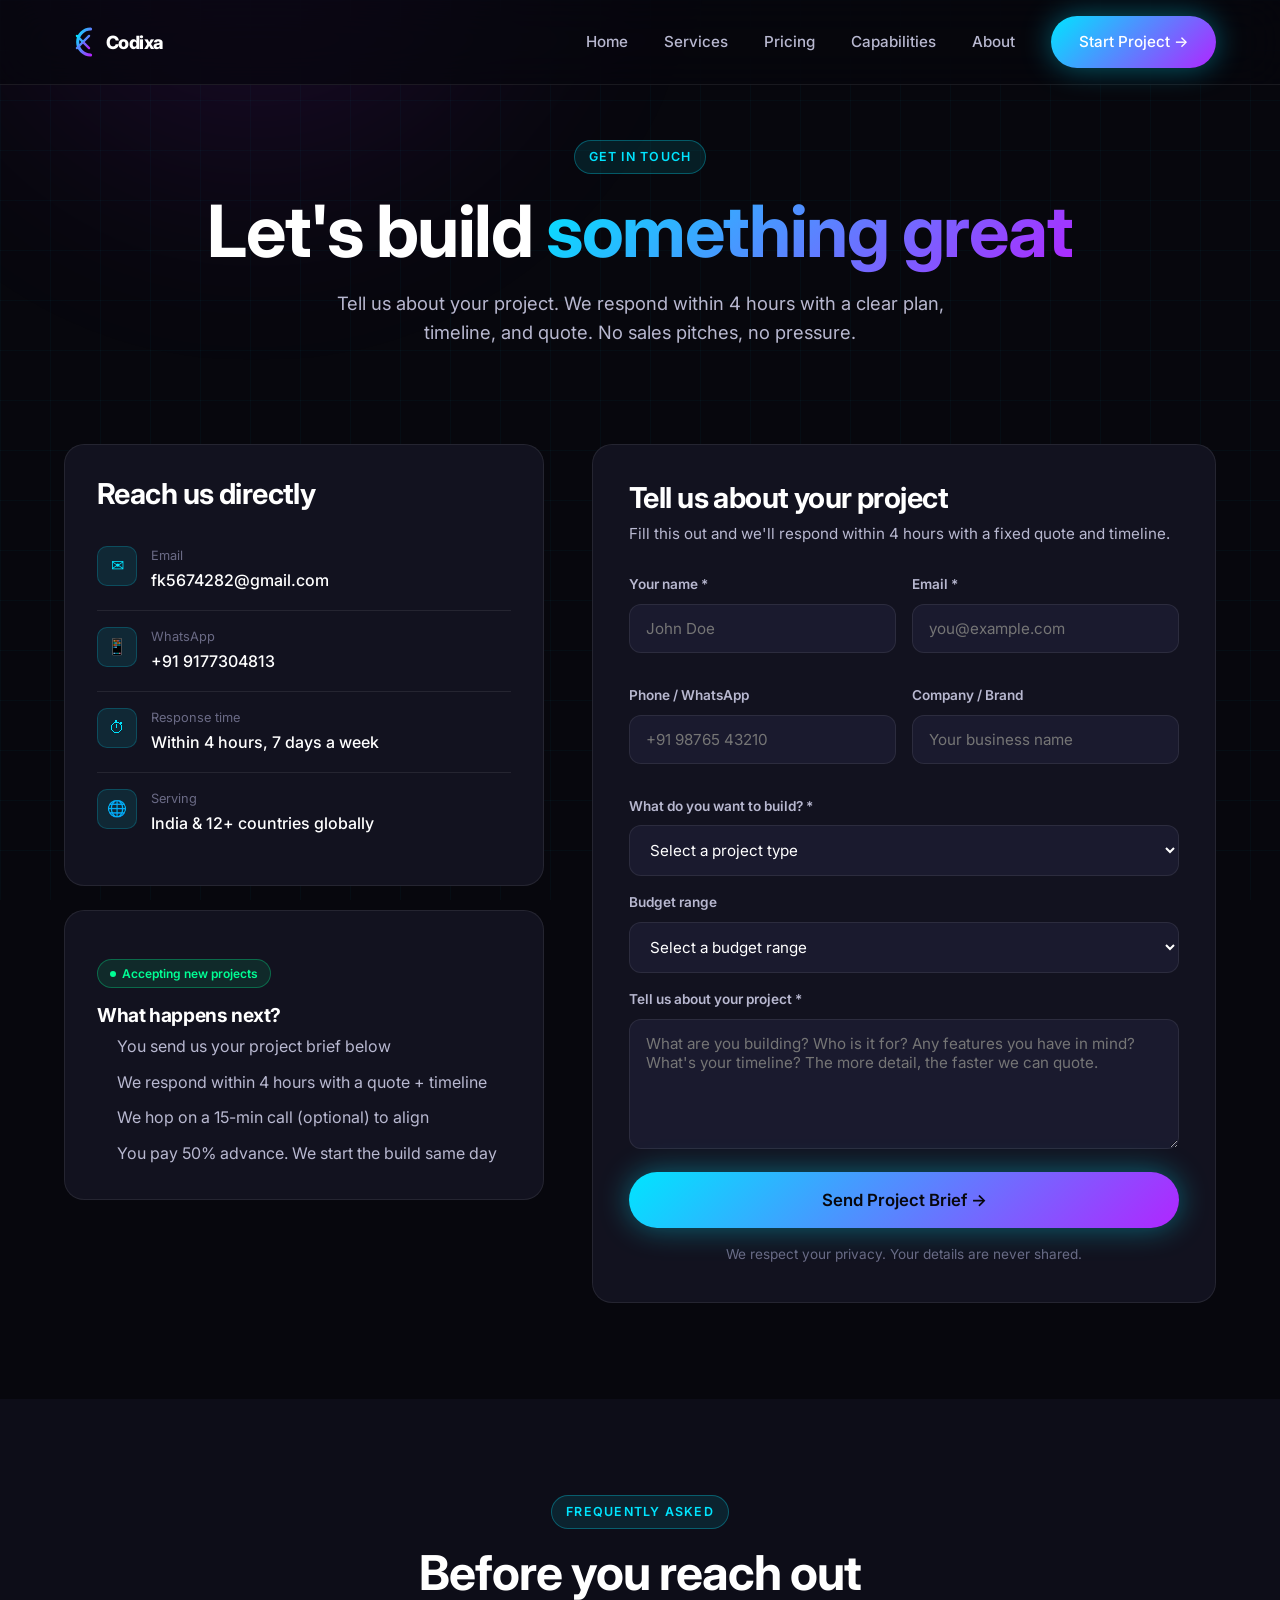
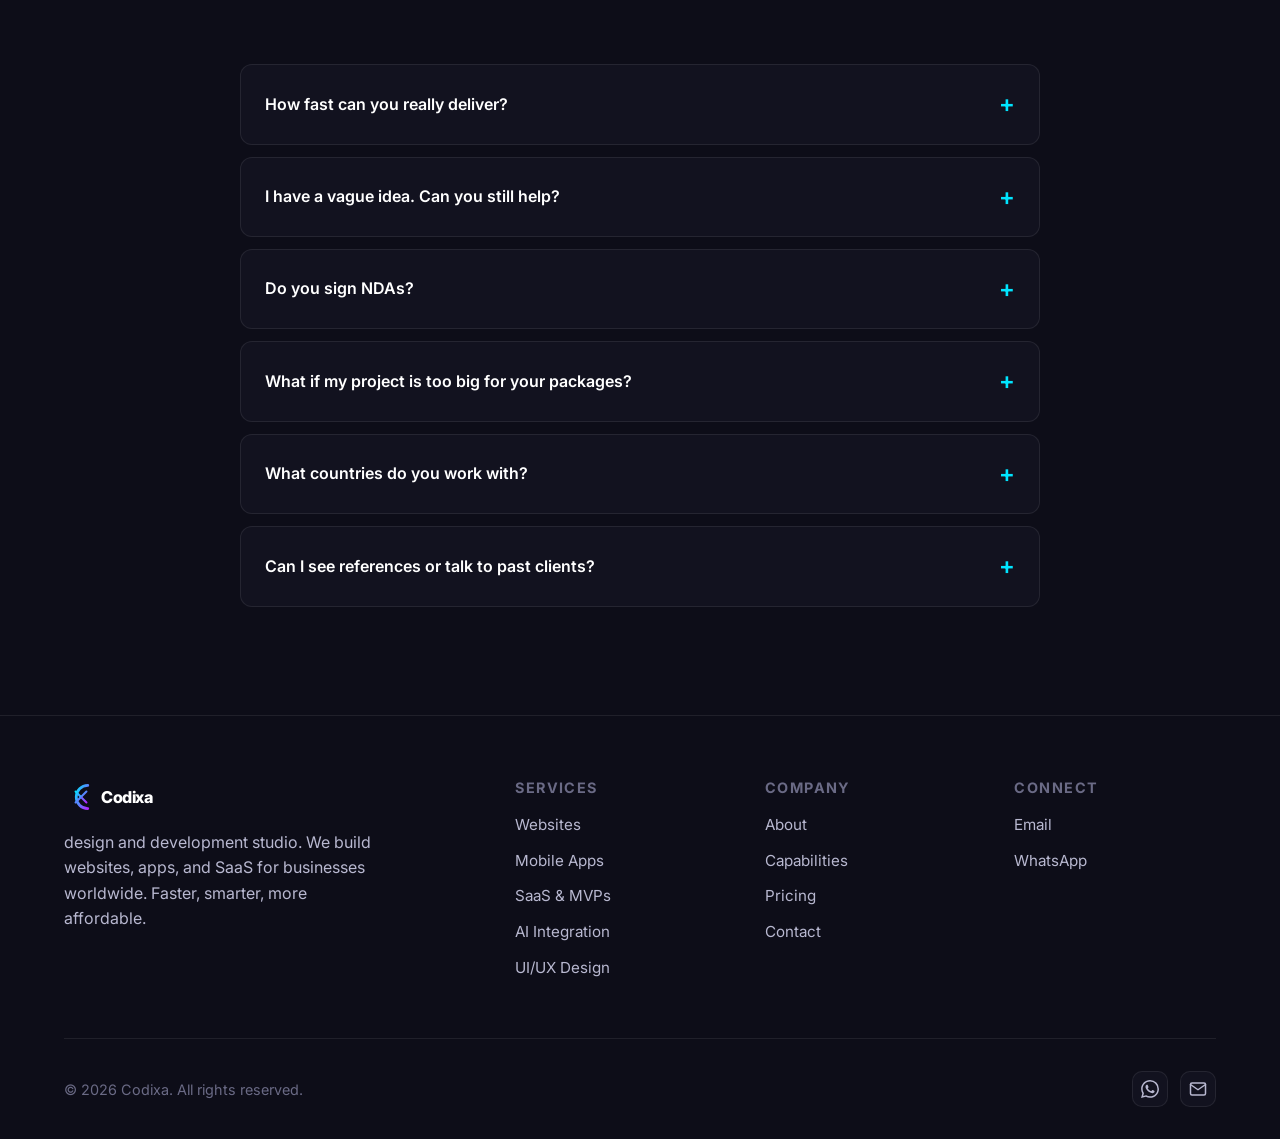
<file: contact.html>
<!DOCTYPE html>
<html lang="en">
<head>
  <meta charset="UTF-8">
  <meta name="viewport" content="width=device-width, initial-scale=1.0">
  <title>Contact Codixa | Get a Software Quote in 4 Hours</title>
  <meta name="description" content="Get a tailored quote for your software project within 4 hours. Email, WhatsApp, or use our project brief form. Serving clients across India and worldwide.">
  <meta name="keywords" content="hire software developers india, software development quote, contact software studio, get software developer">
  <meta name="author" content="Mohammed Faisal, Codixa">
  <meta name="robots" content="index, follow">
  <meta name="theme-color" content="#07070d">
  <link rel="canonical" href="https://codixa.com/contact">

  <!-- Open Graph / Facebook -->
  <meta property="og:type" content="website">
  <meta property="og:url" content="https://codixa.com/contact">
  <meta property="og:title" content="Contact Codixa">
  <meta property="og:description" content="Get a tailored quote for your software project within 4 hours. Email, WhatsApp, or use our project brief form. Serving clients across India and worldwide.">
  <meta property="og:image" content="https://codixa.com/og-image.png">
  <meta property="og:site_name" content="Codixa">

  <!-- Twitter -->
  <meta name="twitter:card" content="summary_large_image">
  <meta name="twitter:url" content="https://codixa.com/contact">
  <meta name="twitter:title" content="Contact Codixa">
  <meta name="twitter:description" content="Get a tailored quote for your software project within 4 hours. Email, WhatsApp, or use our project brief form. Serving clients across India and worldwide.">
  <meta name="twitter:image" content="https://codixa.com/og-image.png">

  <!-- Favicon -->
  <link rel="icon" type="image/svg+xml" href="favicon.svg">

  
  <link rel="preconnect" href="https://fonts.googleapis.com">
  <link rel="preconnect" href="https://fonts.gstatic.com" crossorigin>
  <link href="https://fonts.googleapis.com/css2?family=Inter:wght@400;500;600;700;800;900&family=JetBrains+Mono:wght@400;600&display=swap" rel="stylesheet">
  <link rel="stylesheet" href="styles.css">
  <script type="application/ld+json">
{
  "@context": "https://schema.org",
  "@type": "Organization",
  "name": "Codixa",
  "url": "https://codixa.com/",
  "logo": "https://codixa.com/og-image.png",
  "email": "fk5674282@gmail.com",
  "telephone": "+91-9177304813",
  "sameAs": ["https://wa.me/919177304813"]
}
</script>
</head>
<body>

  <!-- NAVIGATION -->
  <nav class="nav">
    <div class="nav-inner">
      <a href="index.html" class="logo">
        <svg xmlns="http://www.w3.org/2000/svg" viewBox="0 0 200 50" style="height:38px;width:auto;display:block;">
          <defs>
            <linearGradient id="cxg1" x1="0%" y1="0%" x2="100%" y2="100%">
              <stop offset="0%" stop-color="#00e5ff"/>
              <stop offset="100%" stop-color="#b026ff"/>
            </linearGradient>
          </defs>
          <g>
            <path d="M 35 8 A 17 17 0 1 0 35 42" fill="none" stroke="url(#cxg1)" stroke-width="4" stroke-linecap="round"/>
            <path d="M 17 17 L 33 33" stroke="url(#cxg1)" stroke-width="3" stroke-linecap="round"/>
            <path d="M 33 17 L 17 33" stroke="url(#cxg1)" stroke-width="3" stroke-linecap="round"/>
            <circle cx="25" cy="25" r="2" fill="url(#cxg1)"/>
          </g>
          <text x="55" y="34" font-family="Inter, system-ui, sans-serif" font-size="24" font-weight="800" fill="#ffffff" letter-spacing="-0.03em">Codixa</text>
        </svg>
      </a>
      <button class="menu-toggle" aria-label="Menu">
        <span></span><span></span><span></span>
      </button>
      <div class="nav-links">
        <a href="index.html">Home</a>
        <a href="services.html">Services</a>
        <a href="pricing.html">Pricing</a>
        <a href="portfolio.html">Capabilities</a>
        <a href="about.html">About</a>
        <a href="contact.html" class="btn btn-primary active">Start Project →</a>
      </div>
    </div>
  </nav>

  <!-- PAGE HEADER -->
  <section class="page-header">
    <div class="container">
      <span class="section-tag">Get in touch</span>
      <h1>Let's build <span class="gradient-text">something great</span></h1>
      <p>Tell us about your project. We respond within 4 hours with a clear plan, timeline, and quote. No sales pitches, no pressure.</p>
    </div>
  </section>

  <!-- CONTACT GRID -->
  <section style="padding-top: 32px;">
    <div class="container">
      <div class="contact-grid">

        <!-- LEFT: CONTACT INFO -->
        <div>
          <div class="contact-info fade-up">
            <h3>Reach us directly</h3>

            <div class="contact-item">
              <div class="contact-item-icon">✉</div>
              <div>
                <div class="contact-item-label">Email</div>
                <a href="mailto:fk5674282@gmail.com" class="contact-item-value">fk5674282@gmail.com</a>
              </div>
            </div>

            <div class="contact-item">
              <div class="contact-item-icon">📱</div>
              <div>
                <div class="contact-item-label">WhatsApp</div>
                <a href="https://wa.me/919177304813" class="contact-item-value">+91 9177304813</a>
              </div>
            </div>

            <div class="contact-item">
              <div class="contact-item-icon">⏱</div>
              <div>
                <div class="contact-item-label">Response time</div>
                <div class="contact-item-value">Within 4 hours, 7 days a week</div>
              </div>
            </div>

            <div class="contact-item">
              <div class="contact-item-icon">🌐</div>
              <div>
                <div class="contact-item-label">Serving</div>
                <div class="contact-item-value">India & 12+ countries globally</div>
              </div>
            </div>
          </div>

          <div class="card fade-up" style="margin-top: 24px;">
            <div class="badge mt-2" style="margin-bottom: 16px;">
              <span class="badge-dot"></span> Accepting new projects
            </div>
            <h4 style="margin-bottom: 8px;">What happens next?</h4>
            <ol style="display: grid; gap: 10px; color: var(--text-secondary); padding-left: 20px;">
              <li>You send us your project brief below</li>
              <li>We respond within 4 hours with a quote + timeline</li>
              <li>We hop on a 15-min call (optional) to align</li>
              <li>You pay 50% advance. We start the build same day</li>
            </ol>
          </div>
        </div>

        <!-- RIGHT: FORM -->
        <div class="form-card fade-up">
          <h3 style="margin-bottom: 8px;">Tell us about your project</h3>
          <p style="color: var(--text-secondary); margin-bottom: 28px; font-size: 0.95rem;">
            Fill this out and we'll respond within 4 hours with a fixed quote and timeline.
          </p>

          <div class="form-success">✓ Thanks! Your email client will open with your project brief. We'll reply within 4 hours.</div>

          <form id="contact-form">
            <div class="form-row">
              <div class="form-group">
                <label for="name">Your name *</label>
                <input type="text" id="name" name="name" required placeholder="John Doe">
              </div>
              <div class="form-group">
                <label for="email">Email *</label>
                <input type="email" id="email" name="email" required placeholder="you@example.com">
              </div>
            </div>

            <div class="form-row">
              <div class="form-group">
                <label for="phone">Phone / WhatsApp</label>
                <input type="tel" id="phone" name="phone" placeholder="+91 98765 43210">
              </div>
              <div class="form-group">
                <label for="company">Company / Brand</label>
                <input type="text" id="company" name="company" placeholder="Your business name">
              </div>
            </div>

            <div class="form-group">
              <label for="project-type">What do you want to build? *</label>
              <select id="project-type" name="project-type" required>
                <option value="">Select a project type</option>
                <option value="Landing page">Landing page (Spark, 48hrs)</option>
                <option value="Business website">Business website (Presence, 5 days)</option>
                <option value="SaaS / Web app">SaaS / Web app (Launch, 2-3 weeks)</option>
                <option value="Mobile app">Mobile app (Mobile, 3-4 weeks)</option>
                <option value="AI integration">AI integration / chatbot (AI Boost)</option>
                <option value="UI/UX design">UI/UX design only</option>
                <option value="Maintenance">Maintenance / Care plan</option>
                <option value="Custom">Something custom (let's talk)</option>
              </select>
            </div>

            <div class="form-group">
              <label for="budget">Budget range</label>
              <select id="budget" name="budget">
                <option value="">Select a budget range</option>
                <option value="Starter (small project)">Starter (small project, e.g. landing page)</option>
                <option value="Standard (mid-size project)">Standard (mid-size project, e.g. business website)</option>
                <option value="Growth (full SaaS / app)">Growth (full SaaS / mobile app)</option>
                <option value="Enterprise (complex platform)">Enterprise (complex platform / multi-app)</option>
                <option value="Not sure yet">Not sure, please advise</option>
              </select>
            </div>

            <div class="form-group">
              <label for="message">Tell us about your project *</label>
              <textarea id="message" name="message" required placeholder="What are you building? Who is it for? Any features you have in mind? What's your timeline? The more detail, the faster we can quote."></textarea>
            </div>

            <button type="submit" class="btn btn-primary btn-block btn-lg">Send Project Brief →</button>

            <p style="text-align: center; color: var(--text-muted); font-size: 0.85rem; margin-top: 16px;">
              We respect your privacy. Your details are never shared.
            </p>
          </form>
        </div>

      </div>
    </div>
  </section>

  <!-- FAQ -->
  <section style="background: var(--bg-secondary);">
    <div class="container">
      <div class="section-header fade-up">
        <span class="section-tag">Frequently asked</span>
        <h2>Before you reach out</h2>
      </div>

      <div class="faq-list">
        <div class="faq-item fade-up">
          <div class="faq-question">
            <span>How fast can you really deliver?</span>
            <span class="faq-toggle">+</span>
          </div>
          <div class="faq-answer">
            <p>Landing pages: 48 hours. Business websites: 5 days. SaaS MVPs: 2-3 weeks. Mobile apps: 3-4 weeks. We commit to dates and refund a portion if we miss them.</p>
          </div>
        </div>

        <div class="faq-item fade-up">
          <div class="faq-question">
            <span>I have a vague idea. Can you still help?</span>
            <span class="faq-toggle">+</span>
          </div>
          <div class="faq-answer">
            <p>Yes! Many clients come with rough ideas. Our 15-minute discovery call helps shape vague concepts into a clear scope. No charge, no obligation.</p>
          </div>
        </div>

        <div class="faq-item fade-up">
          <div class="faq-question">
            <span>Do you sign NDAs?</span>
            <span class="faq-toggle">+</span>
          </div>
          <div class="faq-answer">
            <p>Of course. We sign mutual NDAs before any sensitive discussion. Your idea, your data, your trade secrets. They stay yours.</p>
          </div>
        </div>

        <div class="faq-item fade-up">
          <div class="faq-question">
            <span>What if my project is too big for your packages?</span>
            <span class="faq-toggle">+</span>
          </div>
          <div class="faq-answer">
            <p>We do custom quotes for enterprise projects, multi-app ecosystems, or anything that doesn't fit the standard packages. Tell us what you need and we'll send a tailored proposal within 24 hours.</p>
          </div>
        </div>

        <div class="faq-item fade-up">
          <div class="faq-question">
            <span>What countries do you work with?</span>
            <span class="faq-toggle">+</span>
          </div>
          <div class="faq-answer">
            <p>We work with clients in India, USA, UK, UAE, Canada, Australia, Singapore, Germany, and beyond. Payment via Stripe (global), Wise, Razorpay (India), or wire transfer.</p>
          </div>
        </div>

        <div class="faq-item fade-up">
          <div class="faq-question">
            <span>Can I see references or talk to past clients?</span>
            <span class="faq-toggle">+</span>
          </div>
          <div class="faq-answer">
            <p>Absolutely. After our initial chat, if you'd like to talk to past clients we can arrange short reference calls with founders we've shipped for.</p>
          </div>
        </div>
      </div>
    </div>
  </section>

  <!-- FOOTER -->
  <footer>
    <div class="container">
      <div class="footer-grid">
        <div class="footer-brand">
          <a href="index.html" class="logo">
            <svg xmlns="http://www.w3.org/2000/svg" viewBox="0 0 200 50" style="height:34px;width:auto;display:block;">
            <defs>
              <linearGradient id="cxg2" x1="0%" y1="0%" x2="100%" y2="100%">
                <stop offset="0%" stop-color="#00e5ff"/>
                <stop offset="100%" stop-color="#b026ff"/>
              </linearGradient>
            </defs>
            <g>
              <path d="M 35 8 A 17 17 0 1 0 35 42" fill="none" stroke="url(#cxg2)" stroke-width="4" stroke-linecap="round"/>
              <path d="M 17 17 L 33 33" stroke="url(#cxg2)" stroke-width="3" stroke-linecap="round"/>
              <path d="M 33 17 L 17 33" stroke="url(#cxg2)" stroke-width="3" stroke-linecap="round"/>
              <circle cx="25" cy="25" r="2" fill="url(#cxg2)"/>
            </g>
            <text x="55" y="34" font-family="Inter, system-ui, sans-serif" font-size="24" font-weight="800" fill="#ffffff" letter-spacing="-0.03em">Codixa</text>
          </svg>
          </a>
          <p>design and development studio. We build websites, apps, and SaaS for businesses worldwide. Faster, smarter, more affordable.</p>
        </div>
        <div class="footer-col">
          <h4>Services</h4>
          <ul>
            <li><a href="services.html">Websites</a></li>
            <li><a href="services.html">Mobile Apps</a></li>
            <li><a href="services.html">SaaS & MVPs</a></li>
            <li><a href="services.html">AI Integration</a></li>
            <li><a href="services.html">UI/UX Design</a></li>
          </ul>
        </div>
        <div class="footer-col">
          <h4>Company</h4>
          <ul>
            <li><a href="about.html">About</a></li>
            <li><a href="portfolio.html">Capabilities</a></li>
            <li><a href="pricing.html">Pricing</a></li>
            <li><a href="contact.html">Contact</a></li>
          </ul>
        </div>
        <div class="footer-col">
          <h4>Connect</h4>
          <ul>
            <li><a href="mailto:fk5674282@gmail.com">Email</a></li>
            <li><a href="https://wa.me/919177304813" target="_blank" rel="noopener">WhatsApp</a></li>
          </ul>
        </div>
      </div>
      <div class="footer-bottom">
        <div>© 2026 Codixa. All rights reserved.</div>
        <div class="socials">
          <a href="https://wa.me/919177304813" class="social-link" aria-label="WhatsApp" target="_blank" rel="noopener"><svg xmlns="http://www.w3.org/2000/svg" width="18" height="18" viewBox="0 0 24 24" fill="currentColor"><path d="M17.472 14.382c-.297-.149-1.758-.867-2.03-.967-.273-.099-.471-.148-.67.15-.197.297-.767.966-.94 1.164-.173.199-.347.223-.644.075-.297-.15-1.255-.463-2.39-1.475-.883-.788-1.48-1.761-1.653-2.059-.173-.297-.018-.458.13-.606.134-.133.298-.347.446-.52.149-.174.198-.298.298-.497.099-.198.05-.371-.025-.52-.075-.149-.669-1.612-.916-2.207-.242-.579-.487-.5-.669-.51-.173-.008-.371-.01-.57-.01-.198 0-.52.074-.792.372-.272.297-1.04 1.016-1.04 2.479 0 1.462 1.065 2.875 1.213 3.074.149.198 2.096 3.2 5.077 4.487.709.306 1.262.489 1.694.625.712.227 1.36.195 1.871.118.571-.085 1.758-.719 2.006-1.413.248-.694.248-1.289.173-1.413-.074-.124-.272-.198-.57-.347M12.05 21.785h-.004a9.87 9.87 0 0 1-5.031-1.378l-.361-.214-3.741.982.998-3.648-.235-.374a9.86 9.86 0 0 1-1.51-5.26c.001-5.45 4.436-9.884 9.888-9.884 2.64 0 5.122 1.03 6.988 2.898a9.825 9.825 0 0 1 2.893 6.994c-.003 5.45-4.437 9.884-9.885 9.884m8.413-18.297A11.815 11.815 0 0 0 12.05 0C5.495 0 .16 5.335.157 11.892c0 2.096.547 4.142 1.588 5.945L.057 24l6.305-1.654a11.882 11.882 0 0 0 5.683 1.448h.005c6.554 0 11.89-5.335 11.893-11.893a11.821 11.821 0 0 0-3.48-8.413"/></svg></a>
          <a href="mailto:fk5674282@gmail.com" class="social-link" aria-label="Email"><svg xmlns="http://www.w3.org/2000/svg" width="18" height="18" viewBox="0 0 24 24" fill="none" stroke="currentColor" stroke-width="2" stroke-linecap="round" stroke-linejoin="round"><path d="M4 4h16c1.1 0 2 .9 2 2v12c0 1.1-.9 2-2 2H4c-1.1 0-2-.9-2-2V6c0-1.1.9-2 2-2z"/><polyline points="22,6 12,13 2,6"/></svg></a>
        </div>
      </div>
    </div>
  </footer>

  <script src="script.js"></script>
</body>
</html>
</file>
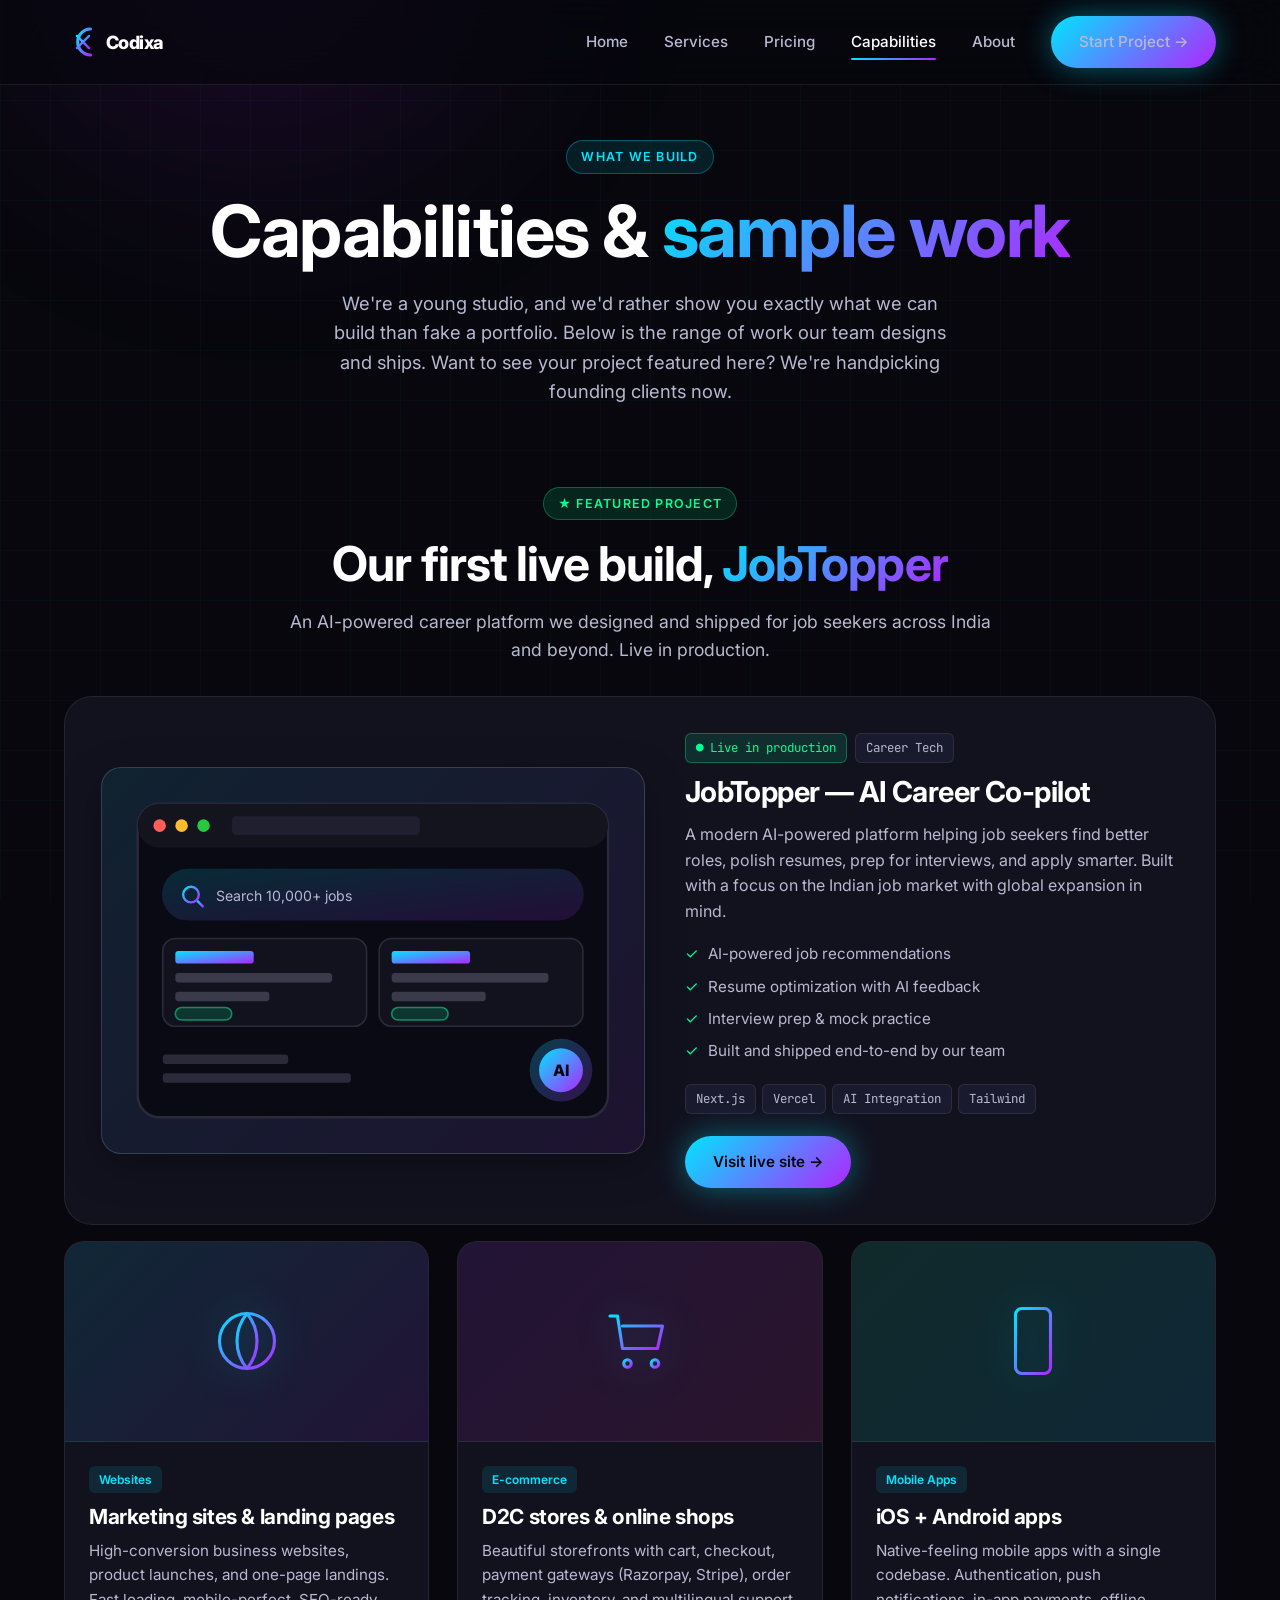
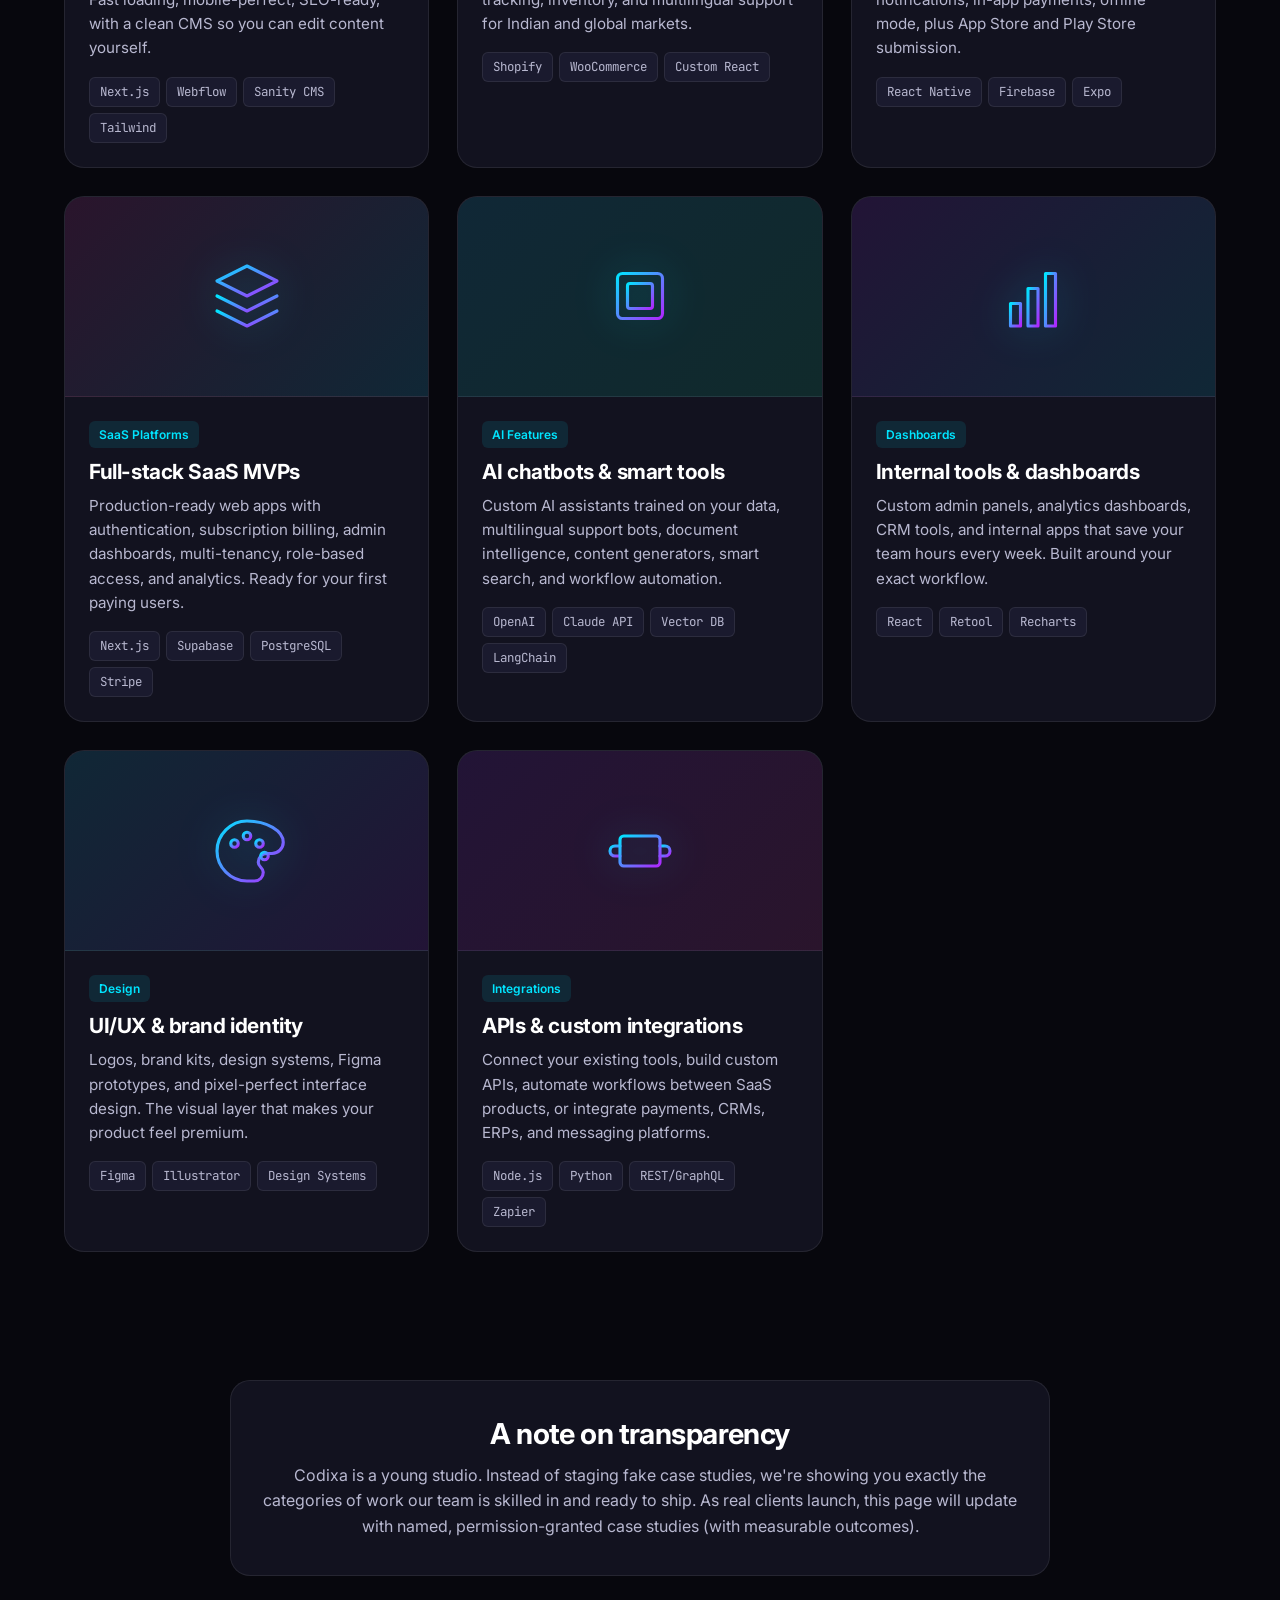
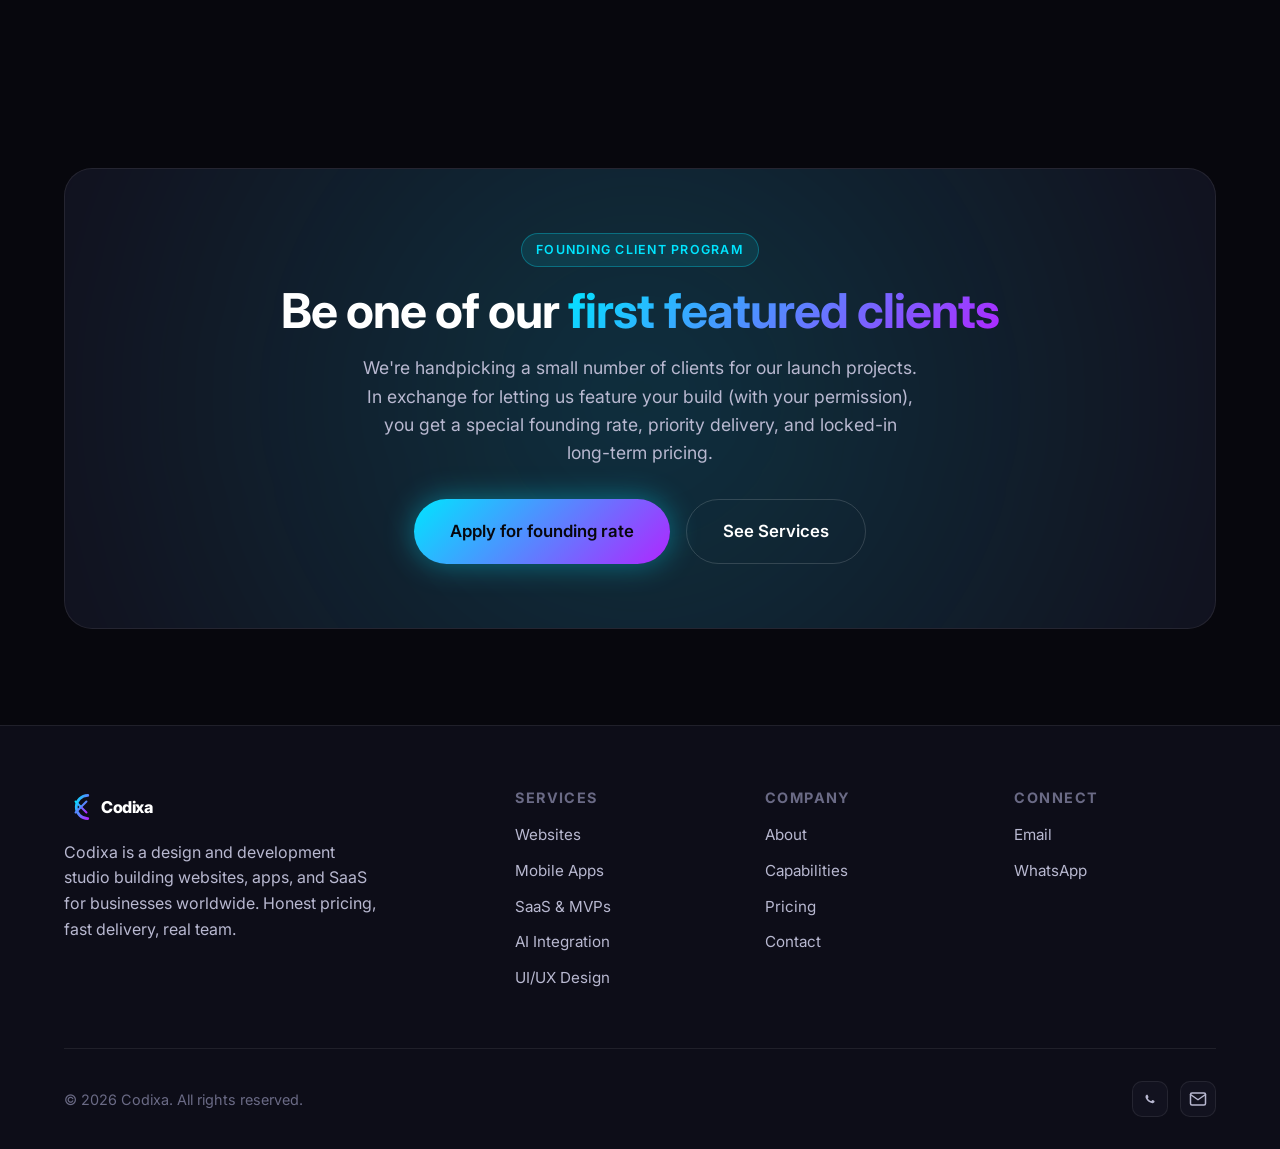
<file: portfolio.html>
<!DOCTYPE html>
<html lang="en">
<head>
  <meta charset="UTF-8">
  <meta name="viewport" content="width=device-width, initial-scale=1.0">
  <title>Capabilities | Codixa | What We Build</title>
  <meta name="description" content="See the kinds of software Codixa designs and builds: websites, mobile apps, SaaS platforms, AI integrations, custom dashboards, and more. Apply to be a founding client.">
  <meta name="keywords" content="software development capabilities, web development india, mobile app development, saas development, ai integration, custom software">
  <meta name="author" content="Mohammed Faisal, Codixa">
  <meta name="robots" content="index, follow">
  <meta name="theme-color" content="#07070d">
  <link rel="canonical" href="https://codixa.com/portfolio">

  <!-- Open Graph / Facebook -->
  <meta property="og:type" content="website">
  <meta property="og:url" content="https://codixa.com/portfolio">
  <meta property="og:title" content="Codixa Capabilities">
  <meta property="og:description" content="See the kinds of software Codixa designs and builds. Apply to be a founding client.">
  <meta property="og:image" content="https://codixa.com/og-image.png">
  <meta property="og:site_name" content="Codixa">

  <!-- Twitter -->
  <meta name="twitter:card" content="summary_large_image">
  <meta name="twitter:url" content="https://codixa.com/portfolio">
  <meta name="twitter:title" content="Codixa Capabilities">
  <meta name="twitter:description" content="See the kinds of software Codixa designs and builds. Apply to be a founding client.">
  <meta name="twitter:image" content="https://codixa.com/og-image.png">

  <!-- Favicon -->
  <link rel="icon" type="image/svg+xml" href="favicon.svg">

  <link rel="preconnect" href="https://fonts.googleapis.com">
  <link rel="preconnect" href="https://fonts.gstatic.com" crossorigin>
  <link href="https://fonts.googleapis.com/css2?family=Inter:wght@400;500;600;700;800;900&family=JetBrains+Mono:wght@400;600&display=swap" rel="stylesheet">
  <link rel="stylesheet" href="styles.css">
  <script type="application/ld+json">
{
  "@context": "https://schema.org",
  "@type": "Organization",
  "name": "Codixa",
  "url": "https://codixa.com/",
  "logo": "https://codixa.com/og-image.png",
  "email": "fk5674282@gmail.com",
  "telephone": "+91-9177304813",
  "sameAs": ["https://wa.me/919177304813"]
}
</script>

  <style>
    /* Override portfolio image cards for SVG icons */
    .project-image {
      height: 200px !important;
      color: transparent !important;
      font-size: 0 !important;
      display: flex !important;
      align-items: center !important;
      justify-content: center !important;
      border-bottom: 1px solid var(--border) !important;
    }
    .project-image svg {
      filter: drop-shadow(0 0 20px rgba(0,229,255,0.3));
      animation: portfolioFloat 5s ease-in-out infinite;
    }
    @keyframes portfolioFloat {
      0%, 100% { transform: translateY(0); }
      50% { transform: translateY(-6px); }
    }
  </style>
</head>
<body>

  <!-- NAVIGATION -->
  <nav class="nav">
    <div class="nav-inner">
      <a href="index.html" class="logo">
        <svg xmlns="http://www.w3.org/2000/svg" viewBox="0 0 200 50" style="height:38px;width:auto;display:block;">
          <defs>
            <linearGradient id="cxg1" x1="0%" y1="0%" x2="100%" y2="100%">
              <stop offset="0%" stop-color="#00e5ff"/>
              <stop offset="100%" stop-color="#b026ff"/>
            </linearGradient>
          </defs>
          <g>
            <path d="M 35 8 A 17 17 0 1 0 35 42" fill="none" stroke="url(#cxg1)" stroke-width="4" stroke-linecap="round"/>
            <path d="M 17 17 L 33 33" stroke="url(#cxg1)" stroke-width="3" stroke-linecap="round"/>
            <path d="M 33 17 L 17 33" stroke="url(#cxg1)" stroke-width="3" stroke-linecap="round"/>
            <circle cx="25" cy="25" r="2" fill="url(#cxg1)"/>
          </g>
          <text x="55" y="34" font-family="Inter, system-ui, sans-serif" font-size="24" font-weight="800" fill="#ffffff" letter-spacing="-0.03em">Codixa</text>
        </svg>
      </a>
      <button class="menu-toggle" aria-label="Menu">
        <span></span><span></span><span></span>
      </button>
      <div class="nav-links">
        <a href="index.html">Home</a>
        <a href="services.html">Services</a>
        <a href="pricing.html">Pricing</a>
        <a href="portfolio.html" class="active">Capabilities</a>
        <a href="about.html">About</a>
        <a href="contact.html" class="btn btn-primary">Start Project →</a>
      </div>
    </div>
  </nav>

  <!-- PAGE HEADER -->
  <section class="page-header">
    <div class="container">
      <span class="section-tag">What we build</span>
      <h1>Capabilities & <span class="gradient-text">sample work</span></h1>
      <p>We're a young studio, and we'd rather show you exactly what we can build than fake a portfolio. Below is the range of work our team designs and ships. Want to see your project featured here? We're handpicking founding clients now.</p>
    </div>
  </section>


  <!-- FEATURED PROJECT -->
  <section style="padding-top: 16px; padding-bottom: 0;">
    <div class="container">
      <div class="section-header fade-up" style="margin-bottom: 32px;">
        <span class="section-tag" style="background: rgba(0, 255, 149, 0.12); border-color: rgba(0, 255, 149, 0.3); color: var(--neon-green);">★ Featured Project</span>
        <h2>Our first live build, <span class="gradient-text">JobTopper</span></h2>
        <p>An AI-powered career platform we designed and shipped for job seekers across India and beyond. Live in production.</p>
      </div>

      <a href="https://jobtopper.vercel.app/" target="_blank" rel="noopener" class="featured-project fade-up">
        <div class="featured-project-inner">
          <div class="featured-project-visual">
            <svg xmlns="http://www.w3.org/2000/svg" viewBox="0 0 320 220" style="width:100%;height:auto;display:block;">
              <defs>
                <linearGradient id="jtg" x1="0%" y1="0%" x2="100%" y2="100%">
                  <stop offset="0%" stop-color="#00e5ff"/>
                  <stop offset="100%" stop-color="#b026ff"/>
                </linearGradient>
              </defs>
              <!-- Browser chrome -->
              <rect x="10" y="10" width="300" height="200" rx="14" fill="#0a0a14" stroke="#2a2a3a" stroke-width="1.5"/>
              <rect x="10" y="10" width="300" height="28" rx="14" fill="#14141f"/>
              <circle cx="24" cy="24" r="4" fill="#ff5f57"/>
              <circle cx="38" cy="24" r="4" fill="#febc2e"/>
              <circle cx="52" cy="24" r="4" fill="#28c840"/>
              <rect x="70" y="18" width="120" height="12" rx="3" fill="#1f1f30"/>
              <!-- Search bar -->
              <rect x="26" y="52" width="268" height="32" rx="16" fill="url(#jtg)" opacity="0.15" stroke="url(#jtg)" stroke-width="1"/>
              <circle cx="44" cy="68" r="5" fill="none" stroke="url(#jtg)" stroke-width="1.5"/>
              <line x1="48" y1="72" x2="52" y2="76" stroke="url(#jtg)" stroke-width="1.5"/>
              <text x="60" y="72" font-family="Inter" font-size="9" fill="#b8b8d0">Search 10,000+ jobs</text>
              <!-- Job cards -->
              <rect x="26" y="96" width="130" height="56" rx="8" fill="#12121f" stroke="#2a2a3a"/>
              <rect x="34" y="104" width="50" height="8" rx="2" fill="url(#jtg)"/>
              <rect x="34" y="118" width="100" height="6" rx="2" fill="#3a3a4a"/>
              <rect x="34" y="130" width="60" height="6" rx="2" fill="#3a3a4a"/>
              <rect x="34" y="140" width="36" height="8" rx="4" fill="rgba(0,255,149,0.15)" stroke="rgba(0,255,149,0.5)"/>

              <rect x="164" y="96" width="130" height="56" rx="8" fill="#12121f" stroke="#2a2a3a"/>
              <rect x="172" y="104" width="50" height="8" rx="2" fill="url(#jtg)"/>
              <rect x="172" y="118" width="100" height="6" rx="2" fill="#3a3a4a"/>
              <rect x="172" y="130" width="60" height="6" rx="2" fill="#3a3a4a"/>
              <rect x="172" y="140" width="36" height="8" rx="4" fill="rgba(0,255,149,0.15)" stroke="rgba(0,255,149,0.5)"/>

              <!-- AI assistant orb -->
              <circle cx="280" cy="180" r="20" fill="url(#jtg)" opacity="0.25"/>
              <circle cx="280" cy="180" r="14" fill="url(#jtg)"/>
              <text x="280" y="184" font-family="Inter" font-size="10" font-weight="800" fill="#07070d" text-anchor="middle">AI</text>

              <!-- Bottom text -->
              <rect x="26" y="170" width="80" height="6" rx="2" fill="#2a2a3a"/>
              <rect x="26" y="182" width="120" height="6" rx="2" fill="#2a2a3a"/>
            </svg>
          </div>

          <div class="featured-project-content">
            <div class="featured-project-meta">
              <span class="tech-pill" style="background: rgba(0, 255, 149, 0.12); border-color: rgba(0, 255, 149, 0.3); color: var(--neon-green);">● Live in production</span>
              <span class="tech-pill">Career Tech</span>
            </div>
            <h3 style="font-size: 1.8rem; margin: 12px 0 14px;">JobTopper — AI Career Co-pilot</h3>
            <p style="color: var(--text-secondary); margin-bottom: 18px;">
              A modern AI-powered platform helping job seekers find better roles, polish resumes, prep for interviews, and apply smarter. Built with a focus on the Indian job market with global expansion in mind.
            </p>
            <ul style="display: grid; gap: 8px; margin-bottom: 20px;">
              <li style="display: flex; gap: 10px; color: var(--text-secondary); font-size: 0.95rem;"><span style="color: var(--neon-green);">✓</span> AI-powered job recommendations</li>
              <li style="display: flex; gap: 10px; color: var(--text-secondary); font-size: 0.95rem;"><span style="color: var(--neon-green);">✓</span> Resume optimization with AI feedback</li>
              <li style="display: flex; gap: 10px; color: var(--text-secondary); font-size: 0.95rem;"><span style="color: var(--neon-green);">✓</span> Interview prep & mock practice</li>
              <li style="display: flex; gap: 10px; color: var(--text-secondary); font-size: 0.95rem;"><span style="color: var(--neon-green);">✓</span> Built and shipped end-to-end by our team</li>
            </ul>
            <div class="tech-stack" style="margin-bottom: 22px;">
              <span class="tech-pill">Next.js</span>
              <span class="tech-pill">Vercel</span>
              <span class="tech-pill">AI Integration</span>
              <span class="tech-pill">Tailwind</span>
            </div>
            <span class="btn btn-primary">Visit live site →</span>
          </div>
        </div>
      </a>
    </div>
  </section>

  <!-- FEATURED PROJECT STYLES (inline) -->
  <style>
    .featured-project {
      display: block;
      background: var(--bg-card);
      border: 1px solid var(--border);
      border-radius: var(--radius-xl);
      padding: 36px;
      transition: all 0.3s ease;
      position: relative;
      overflow: hidden;
    }
    .featured-project::before {
      content: '';
      position: absolute;
      inset: 0;
      background: linear-gradient(135deg, rgba(0,229,255,0.05), rgba(176,38,255,0.05));
      opacity: 0;
      transition: opacity 0.3s ease;
    }
    .featured-project:hover {
      transform: translateY(-4px);
      border-color: var(--neon-cyan);
      box-shadow: 0 20px 60px rgba(0,0,0,0.5), 0 0 40px rgba(0,229,255,0.2);
    }
    .featured-project:hover::before { opacity: 1; }
    .featured-project-inner {
      display: grid;
      grid-template-columns: 1.1fr 1fr;
      gap: 40px;
      align-items: center;
      position: relative;
      z-index: 1;
    }
    .featured-project-visual {
      background: linear-gradient(135deg, rgba(0,229,255,0.08), rgba(176,38,255,0.08));
      border-radius: var(--radius-lg);
      border: 1px solid var(--border-strong);
      padding: 20px;
      box-shadow: 0 12px 40px rgba(0,0,0,0.3);
    }
    .featured-project-meta {
      display: flex;
      gap: 8px;
      flex-wrap: wrap;
    }
    @media (max-width: 880px) {
      .featured-project { padding: 24px; }
      .featured-project-inner {
        grid-template-columns: 1fr;
        gap: 24px;
      }
    }
  </style>

  <!-- CAPABILITIES GRID -->
  <section style="padding-top: 16px;">
    <div class="container">
      <div class="portfolio-grid">

        <div class="project-card fade-up">
          <div class="project-image" style="background: linear-gradient(135deg, rgba(0,229,255,0.1), rgba(176,38,255,0.1));"><svg xmlns="http://www.w3.org/2000/svg" viewBox="0 0 64 64" style="width:80px;height:80px;display:block;margin:0 auto;">
              <defs><linearGradient id="gw" x1="0%" y1="0%" x2="100%" y2="100%"><stop offset="0%" stop-color="#00e5ff"/><stop offset="100%" stop-color="#b026ff"/></linearGradient></defs>
              <g fill="none" stroke="url(#gw)" stroke-width="2.5" stroke-linecap="round" stroke-linejoin="round"><circle cx="32" cy="32" r="22"/><line x1="10" y1="32" x2="54" y2="32"/><path d="M32 10c5 6 8 14 8 22s-3 16-8 22c-5-6-8-14-8-22s3-16 8-22z"/></g>
            </svg></div>
          <div class="project-body">
            <span class="project-tag">Websites</span>
            <h3>Marketing sites & landing pages</h3>
            <p>High-conversion business websites, product launches, and one-page landings. Fast loading, mobile-perfect, SEO-ready, with a clean CMS so you can edit content yourself.</p>
            <div class="tech-stack">
              <span class="tech-pill">Next.js</span>
              <span class="tech-pill">Webflow</span>
              <span class="tech-pill">Sanity CMS</span>
              <span class="tech-pill">Tailwind</span>
            </div>
          </div>
        </div>

        <div class="project-card fade-up">
          <div class="project-image alt-1" style="background: linear-gradient(135deg, rgba(176,38,255,0.1), rgba(255,45,156,0.1));"><svg xmlns="http://www.w3.org/2000/svg" viewBox="0 0 64 64" style="width:80px;height:80px;display:block;margin:0 auto;">
              <defs><linearGradient id="gc" x1="0%" y1="0%" x2="100%" y2="100%"><stop offset="0%" stop-color="#00e5ff"/><stop offset="100%" stop-color="#b026ff"/></linearGradient></defs>
              <g fill="none" stroke="url(#gc)" stroke-width="2.5" stroke-linecap="round" stroke-linejoin="round"><circle cx="22" cy="50" r="3"/><circle cx="44" cy="50" r="3"/><path d="M8 12h6l4 26h28l4-18H18"/></g>
            </svg></div>
          <div class="project-body">
            <span class="project-tag">E-commerce</span>
            <h3>D2C stores & online shops</h3>
            <p>Beautiful storefronts with cart, checkout, payment gateways (Razorpay, Stripe), order tracking, inventory, and multilingual support for Indian and global markets.</p>
            <div class="tech-stack">
              <span class="tech-pill">Shopify</span>
              <span class="tech-pill">WooCommerce</span>
              <span class="tech-pill">Custom React</span>
            </div>
          </div>
        </div>

        <div class="project-card fade-up">
          <div class="project-image alt-2" style="background: linear-gradient(135deg, rgba(0,255,149,0.1), rgba(0,229,255,0.1));"><svg xmlns="http://www.w3.org/2000/svg" viewBox="0 0 64 64" style="width:80px;height:80px;display:block;margin:0 auto;">
              <defs><linearGradient id="gp" x1="0%" y1="0%" x2="100%" y2="100%"><stop offset="0%" stop-color="#00e5ff"/><stop offset="100%" stop-color="#b026ff"/></linearGradient></defs>
              <g fill="none" stroke="url(#gp)" stroke-width="2.5" stroke-linecap="round" stroke-linejoin="round"><rect x="18" y="6" width="28" height="52" rx="5"/><line x1="28" y1="50" x2="36" y2="50"/><line x1="26" y1="12" x2="38" y2="12"/></g>
            </svg></div>
          <div class="project-body">
            <span class="project-tag">Mobile Apps</span>
            <h3>iOS + Android apps</h3>
            <p>Native-feeling mobile apps with a single codebase. Authentication, push notifications, in-app payments, offline mode, plus App Store and Play Store submission.</p>
            <div class="tech-stack">
              <span class="tech-pill">React Native</span>
              <span class="tech-pill">Firebase</span>
              <span class="tech-pill">Expo</span>
            </div>
          </div>
        </div>

        <div class="project-card fade-up">
          <div class="project-image alt-3" style="background: linear-gradient(135deg, rgba(255,45,156,0.1), rgba(0,229,255,0.1));"><svg xmlns="http://www.w3.org/2000/svg" viewBox="0 0 64 64" style="width:80px;height:80px;display:block;margin:0 auto;">
              <defs><linearGradient id="gl" x1="0%" y1="0%" x2="100%" y2="100%"><stop offset="0%" stop-color="#00e5ff"/><stop offset="100%" stop-color="#b026ff"/></linearGradient></defs>
              <g fill="none" stroke="url(#gl)" stroke-width="2.5" stroke-linecap="round" stroke-linejoin="round"><path d="M32 8L8 20l24 12 24-12L32 8z"/><path d="M8 32l24 12 24-12"/><path d="M8 44l24 12 24-12"/></g>
            </svg></div>
          <div class="project-body">
            <span class="project-tag">SaaS Platforms</span>
            <h3>Full-stack SaaS MVPs</h3>
            <p>Production-ready web apps with authentication, subscription billing, admin dashboards, multi-tenancy, role-based access, and analytics. Ready for your first paying users.</p>
            <div class="tech-stack">
              <span class="tech-pill">Next.js</span>
              <span class="tech-pill">Supabase</span>
              <span class="tech-pill">PostgreSQL</span>
              <span class="tech-pill">Stripe</span>
            </div>
          </div>
        </div>

        <div class="project-card fade-up">
          <div class="project-image alt-4" style="background: linear-gradient(135deg, rgba(0,229,255,0.1), rgba(0,255,149,0.1));"><svg xmlns="http://www.w3.org/2000/svg" viewBox="0 0 64 64" style="width:80px;height:80px;display:block;margin:0 auto;">
              <defs><linearGradient id="gai" x1="0%" y1="0%" x2="100%" y2="100%"><stop offset="0%" stop-color="#00e5ff"/><stop offset="100%" stop-color="#b026ff"/></linearGradient></defs>
              <g fill="none" stroke="url(#gai)" stroke-width="2.5" stroke-linecap="round" stroke-linejoin="round"><rect x="14" y="14" width="36" height="36" rx="4"/><rect x="22" y="22" width="20" height="20" rx="2"/><line x1="22" y1="6" x2="22" y2="14"/><line x1="32" y1="6" x2="32" y2="14"/><line x1="42" y1="6" x2="42" y2="14"/><line x1="22" y1="50" x2="22" y2="58"/><line x1="32" y1="50" x2="32" y2="58"/><line x1="42" y1="50" x2="42" y2="58"/><line x1="6" y1="22" x2="14" y2="22"/><line x1="6" y1="32" x2="14" y2="32"/><line x1="6" y1="42" x2="14" y2="42"/><line x1="50" y1="22" x2="58" y2="22"/><line x1="50" y1="32" x2="58" y2="32"/><line x1="50" y1="42" x2="58" y2="42"/></g>
            </svg></div>
          <div class="project-body">
            <span class="project-tag">AI Features</span>
            <h3>AI chatbots & smart tools</h3>
            <p>Custom AI assistants trained on your data, multilingual support bots, document intelligence, content generators, smart search, and workflow automation.</p>
            <div class="tech-stack">
              <span class="tech-pill">OpenAI</span>
              <span class="tech-pill">Claude API</span>
              <span class="tech-pill">Vector DB</span>
              <span class="tech-pill">LangChain</span>
            </div>
          </div>
        </div>

        <div class="project-card fade-up">
          <div class="project-image alt-5" style="background: linear-gradient(135deg, rgba(176,38,255,0.1), rgba(0,229,255,0.1));"><svg xmlns="http://www.w3.org/2000/svg" viewBox="0 0 64 64" style="width:80px;height:80px;display:block;margin:0 auto;">
              <defs><linearGradient id="gd" x1="0%" y1="0%" x2="100%" y2="100%"><stop offset="0%" stop-color="#00e5ff"/><stop offset="100%" stop-color="#b026ff"/></linearGradient></defs>
              <g fill="none" stroke="url(#gd)" stroke-width="2.5" stroke-linecap="round" stroke-linejoin="round"><line x1="8" y1="56" x2="56" y2="56"/><rect x="14" y="38" width="8" height="18"/><rect x="28" y="26" width="8" height="30"/><rect x="42" y="14" width="8" height="42"/></g>
            </svg></div>
          <div class="project-body">
            <span class="project-tag">Dashboards</span>
            <h3>Internal tools & dashboards</h3>
            <p>Custom admin panels, analytics dashboards, CRM tools, and internal apps that save your team hours every week. Built around your exact workflow.</p>
            <div class="tech-stack">
              <span class="tech-pill">React</span>
              <span class="tech-pill">Retool</span>
              <span class="tech-pill">Recharts</span>
            </div>
          </div>
        </div>

        <div class="project-card fade-up">
          <div class="project-image" style="background: linear-gradient(135deg, rgba(0,229,255,0.1), rgba(176,38,255,0.1));"><svg xmlns="http://www.w3.org/2000/svg" viewBox="0 0 64 64" style="width:80px;height:80px;display:block;margin:0 auto;">
              <defs><linearGradient id="gpa" x1="0%" y1="0%" x2="100%" y2="100%"><stop offset="0%" stop-color="#00e5ff"/><stop offset="100%" stop-color="#b026ff"/></linearGradient></defs>
              <g fill="none" stroke="url(#gpa)" stroke-width="2.5" stroke-linecap="round" stroke-linejoin="round"><path d="M32 8C19 8 8 19 8 32s11 24 24 24h6c4 0 7-3 7-7 0-2-1-3-2-4-1-1-2-2-2-4 0-4 3-7 7-7h4c5 0 9-4 9-9 0-9-13-17-29-17z"/><circle cx="22" cy="26" r="3"/><circle cx="32" cy="20" r="3"/><circle cx="42" cy="26" r="3"/><circle cx="46" cy="36" r="3"/></g>
            </svg></div>
          <div class="project-body">
            <span class="project-tag">Design</span>
            <h3>UI/UX & brand identity</h3>
            <p>Logos, brand kits, design systems, Figma prototypes, and pixel-perfect interface design. The visual layer that makes your product feel premium.</p>
            <div class="tech-stack">
              <span class="tech-pill">Figma</span>
              <span class="tech-pill">Illustrator</span>
              <span class="tech-pill">Design Systems</span>
            </div>
          </div>
        </div>

        <div class="project-card fade-up">
          <div class="project-image alt-1" style="background: linear-gradient(135deg, rgba(176,38,255,0.1), rgba(255,45,156,0.1));"><svg xmlns="http://www.w3.org/2000/svg" viewBox="0 0 64 64" style="width:80px;height:80px;display:block;margin:0 auto;">
              <defs><linearGradient id="gi" x1="0%" y1="0%" x2="100%" y2="100%"><stop offset="0%" stop-color="#00e5ff"/><stop offset="100%" stop-color="#b026ff"/></linearGradient></defs>
              <g fill="none" stroke="url(#gi)" stroke-width="2.5" stroke-linecap="round" stroke-linejoin="round"><path d="M16 28h-4a4 4 0 00-4 4v0a4 4 0 004 4h4"/><path d="M48 28h4a4 4 0 014 4v0a4 4 0 01-4 4h-4"/><rect x="16" y="20" width="32" height="24" rx="3"/><line x1="24" y1="44" x2="24" y2="56"/><line x1="40" y1="44" x2="40" y2="56"/></g>
            </svg></div>
          <div class="project-body">
            <span class="project-tag">Integrations</span>
            <h3>APIs & custom integrations</h3>
            <p>Connect your existing tools, build custom APIs, automate workflows between SaaS products, or integrate payments, CRMs, ERPs, and messaging platforms.</p>
            <div class="tech-stack">
              <span class="tech-pill">Node.js</span>
              <span class="tech-pill">Python</span>
              <span class="tech-pill">REST/GraphQL</span>
              <span class="tech-pill">Zapier</span>
            </div>
          </div>
        </div>

      </div>
    </div>
  </section>

  <!-- HONEST NOTE -->
  <section style="padding-top: 32px;">
    <div class="container">
      <div class="card fade-up" style="padding: 36px 32px; text-align: center; max-width: 820px; margin: 0 auto;">
        <h3 style="margin-bottom: 12px;">A note on transparency</h3>
        <p style="color: var(--text-secondary);">
          Codixa is a young studio. Instead of staging fake case studies, we're showing you exactly the categories of work our team is skilled in and ready to ship. As real clients launch, this page will update with named, permission-granted case studies (with measurable outcomes).
        </p>
      </div>
    </div>
  </section>

  <!-- FOUNDING CLIENT OFFER -->
  <section>
    <div class="container">
      <div class="cta-section fade-up">
        <span class="section-tag">Founding client program</span>
        <h2>Be one of our <span class="gradient-text">first featured clients</span></h2>
        <p>We're handpicking a small number of clients for our launch projects. In exchange for letting us feature your build (with your permission), you get a special founding rate, priority delivery, and locked-in long-term pricing.</p>
        <div class="cta-ctas">
          <a href="contact.html" class="btn btn-primary btn-lg">Apply for founding rate</a>
          <a href="services.html" class="btn btn-secondary btn-lg">See Services</a>
        </div>
      </div>
    </div>
  </section>

  <!-- FOOTER -->
  <footer>
    <div class="container">
      <div class="footer-grid">
        <div class="footer-brand">
          <a href="index.html" class="logo">
            <svg xmlns="http://www.w3.org/2000/svg" viewBox="0 0 200 50" style="height:34px;width:auto;display:block;">
            <defs>
              <linearGradient id="cxg2" x1="0%" y1="0%" x2="100%" y2="100%">
                <stop offset="0%" stop-color="#00e5ff"/>
                <stop offset="100%" stop-color="#b026ff"/>
              </linearGradient>
            </defs>
            <g>
              <path d="M 35 8 A 17 17 0 1 0 35 42" fill="none" stroke="url(#cxg2)" stroke-width="4" stroke-linecap="round"/>
              <path d="M 17 17 L 33 33" stroke="url(#cxg2)" stroke-width="3" stroke-linecap="round"/>
              <path d="M 33 17 L 17 33" stroke="url(#cxg2)" stroke-width="3" stroke-linecap="round"/>
              <circle cx="25" cy="25" r="2" fill="url(#cxg2)"/>
            </g>
            <text x="55" y="34" font-family="Inter, system-ui, sans-serif" font-size="24" font-weight="800" fill="#ffffff" letter-spacing="-0.03em">Codixa</text>
          </svg>
          </a>
          <p>Codixa is a design and development studio building websites, apps, and SaaS for businesses worldwide. Honest pricing, fast delivery, real team.</p>
        </div>
        <div class="footer-col">
          <h4>Services</h4>
          <ul>
            <li><a href="services.html">Websites</a></li>
            <li><a href="services.html">Mobile Apps</a></li>
            <li><a href="services.html">SaaS & MVPs</a></li>
            <li><a href="services.html">AI Integration</a></li>
            <li><a href="services.html">UI/UX Design</a></li>
          </ul>
        </div>
        <div class="footer-col">
          <h4>Company</h4>
          <ul>
            <li><a href="about.html">About</a></li>
            <li><a href="portfolio.html">Capabilities</a></li>
            <li><a href="pricing.html">Pricing</a></li>
            <li><a href="contact.html">Contact</a></li>
          </ul>
        </div>
        <div class="footer-col">
          <h4>Connect</h4>
          <ul>
            <li><a href="mailto:fk5674282@gmail.com">Email</a></li>
            <li><a href="https://wa.me/919177304813" target="_blank" rel="noopener">WhatsApp</a></li>
          </ul>
        </div>
      </div>
      <div class="footer-bottom">
        <div>© 2026 Codixa. All rights reserved.</div>
        <div class="socials">
          <a href="https://wa.me/919177304813" class="social-link" aria-label="WhatsApp" target="_blank" rel="noopener"><svg xmlns="http://www.w3.org/2000/svg" width="18" height="18" viewBox="0 0 24 24" fill="currentColor"><path d="M17.472 14.382c-.297-.149-1.758-.867-2.03-.967-.273-.099-.471-.148-.67.15-.197.297-.767.966-.94 1.164-.173.199-.347.223-.644.075-.297-.15-1.255-.463-2.39-1.475-.883-.788-1.48-1.761-1.653-2.059-.173-.297-.018-.458.13-.606.134-.133.298-.347.446-.52.149-.174.198-.298.298-.497.099-.198.05-.371-.025-.52-.075-.149-.669-1.612-.916-2.207-.242-.579-.487-.5-.669-.51-.173-.008-.371-.01-.57-.01-.198 0-.52.074-.792.372-.272.297-1.04 1.016-1.04 2.479 0 1.462 1.065 2.875 1.213 3.074.149.198 2.096 3.2 5.077 4.487.709.306 1.262.489 1.694.625.712.227 1.36.195 1.871.118.571-.085 1.758-.719 2.006-1.413.248-.694.248-1.289.173-1.413-.074-.124-.272-.198-.57-.347"/></svg></a>
          <a href="mailto:fk5674282@gmail.com" class="social-link" aria-label="Email"><svg xmlns="http://www.w3.org/2000/svg" width="18" height="18" viewBox="0 0 24 24" fill="none" stroke="currentColor" stroke-width="2" stroke-linecap="round" stroke-linejoin="round"><path d="M4 4h16c1.1 0 2 .9 2 2v12c0 1.1-.9 2-2 2H4c-1.1 0-2-.9-2-2V6c0-1.1.9-2 2-2z"/><polyline points="22,6 12,13 2,6"/></svg></a>
        </div>
      </div>
    </div>
  </footer>

  <script src="script.js"></script>
</body>
</html>
                                                                                                                                                                                                                                                                                                                                                                                                                                                                                                                                                                                                                                                                                                                                                                                                                                                                                                                                                                                                                                                                                                                                                                                                                                                                                                                                                                                                                         
</file>
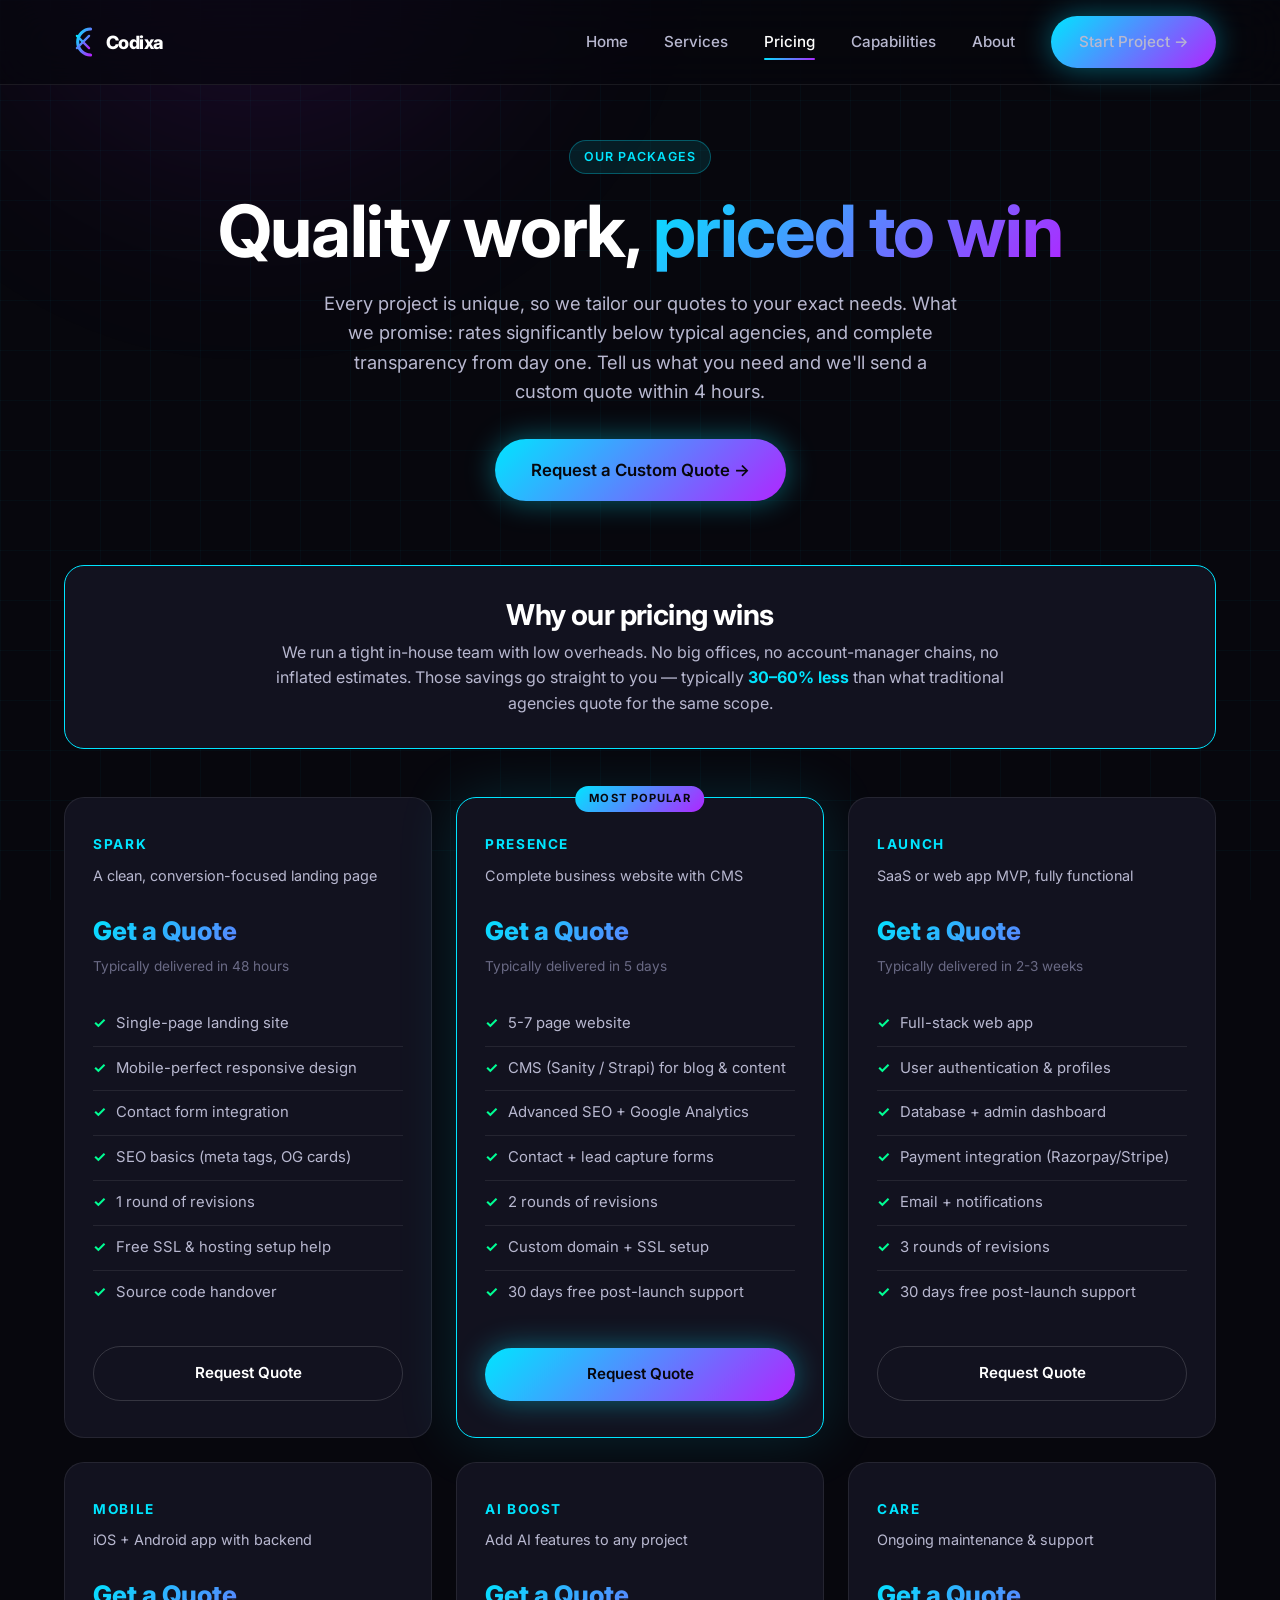
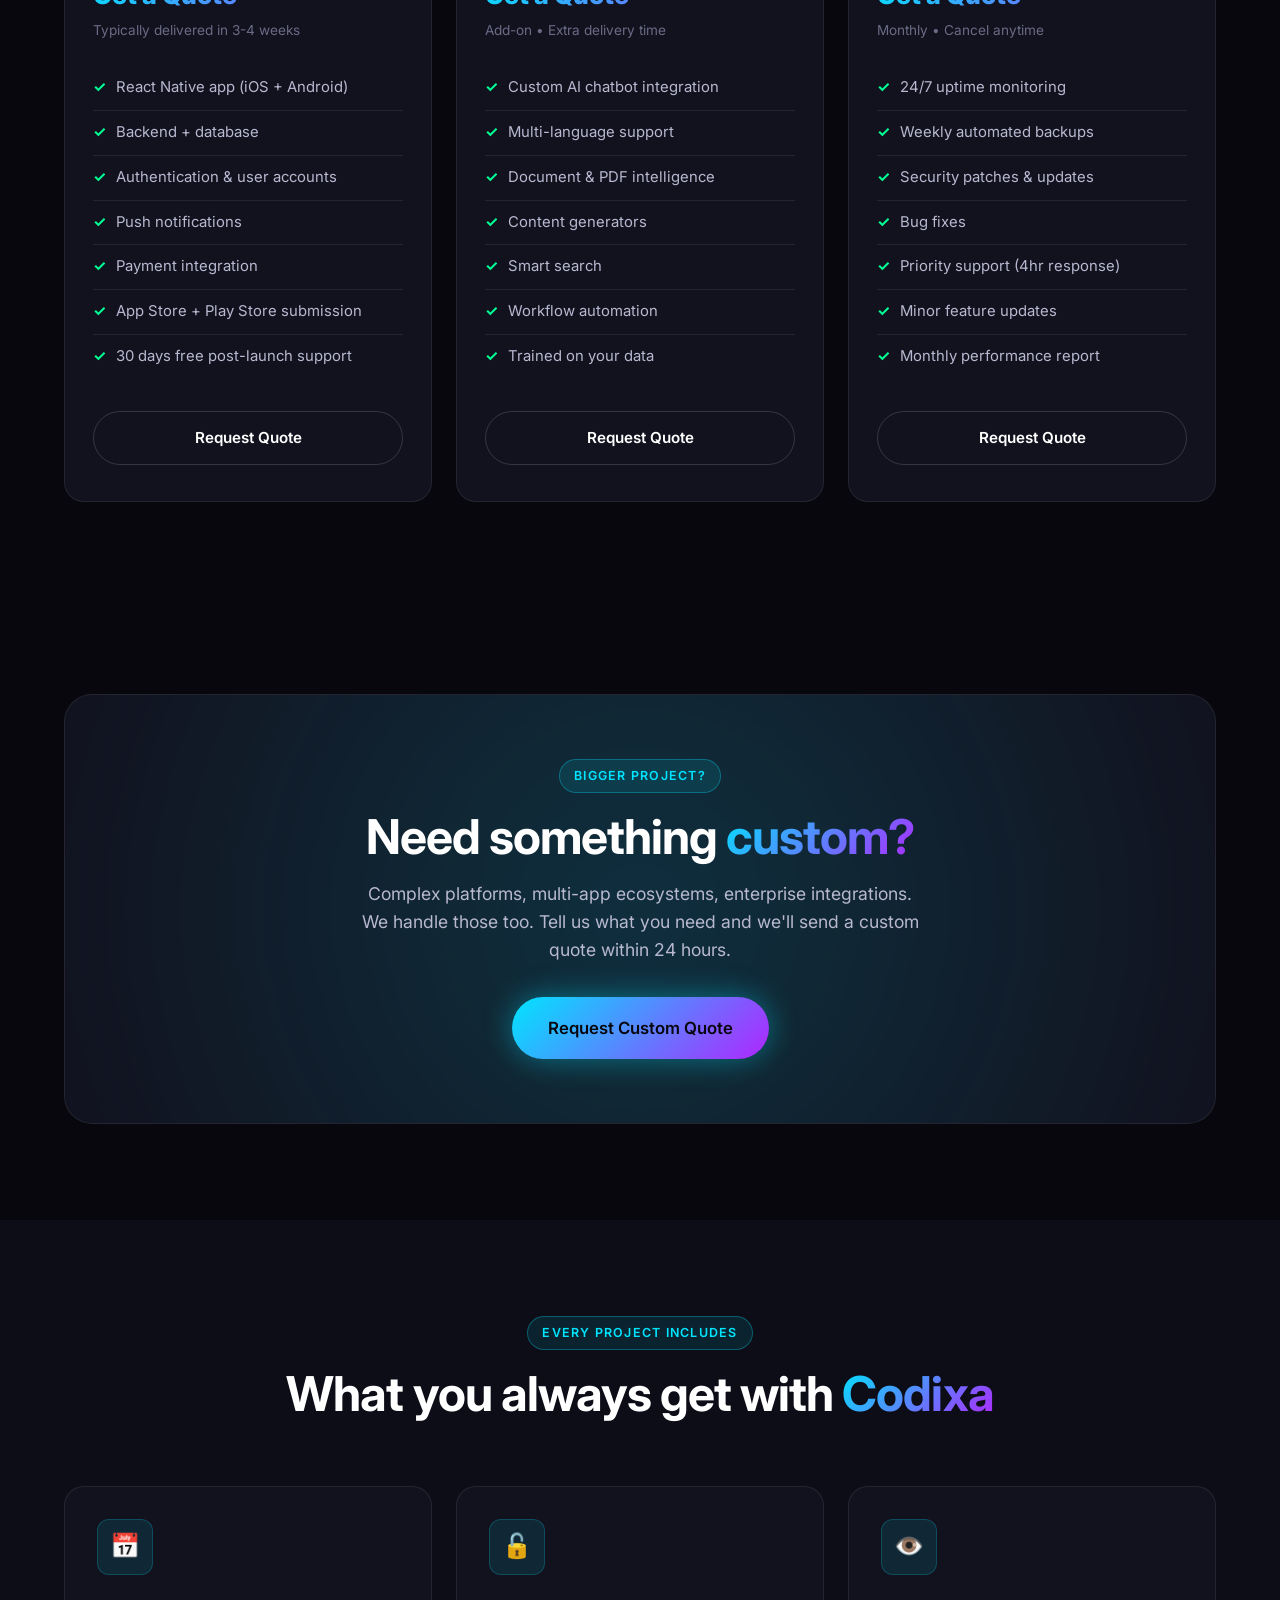
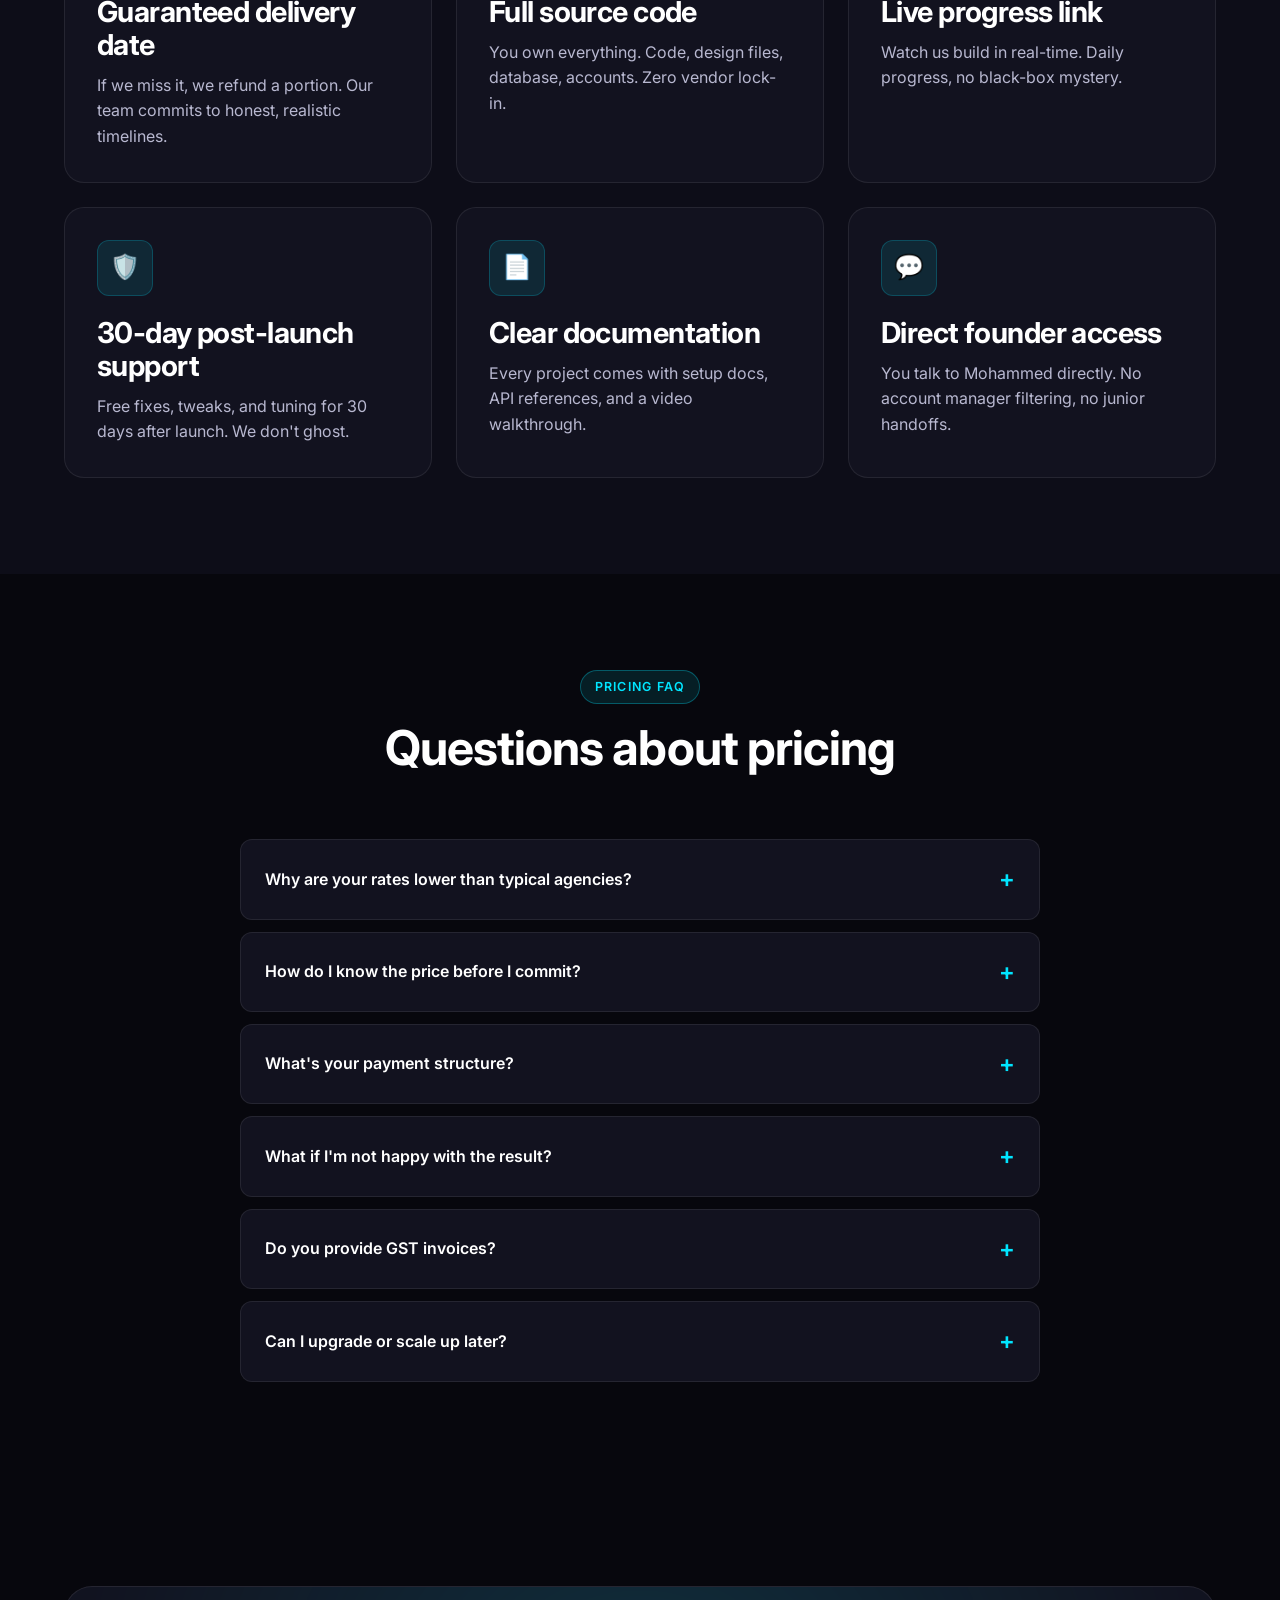
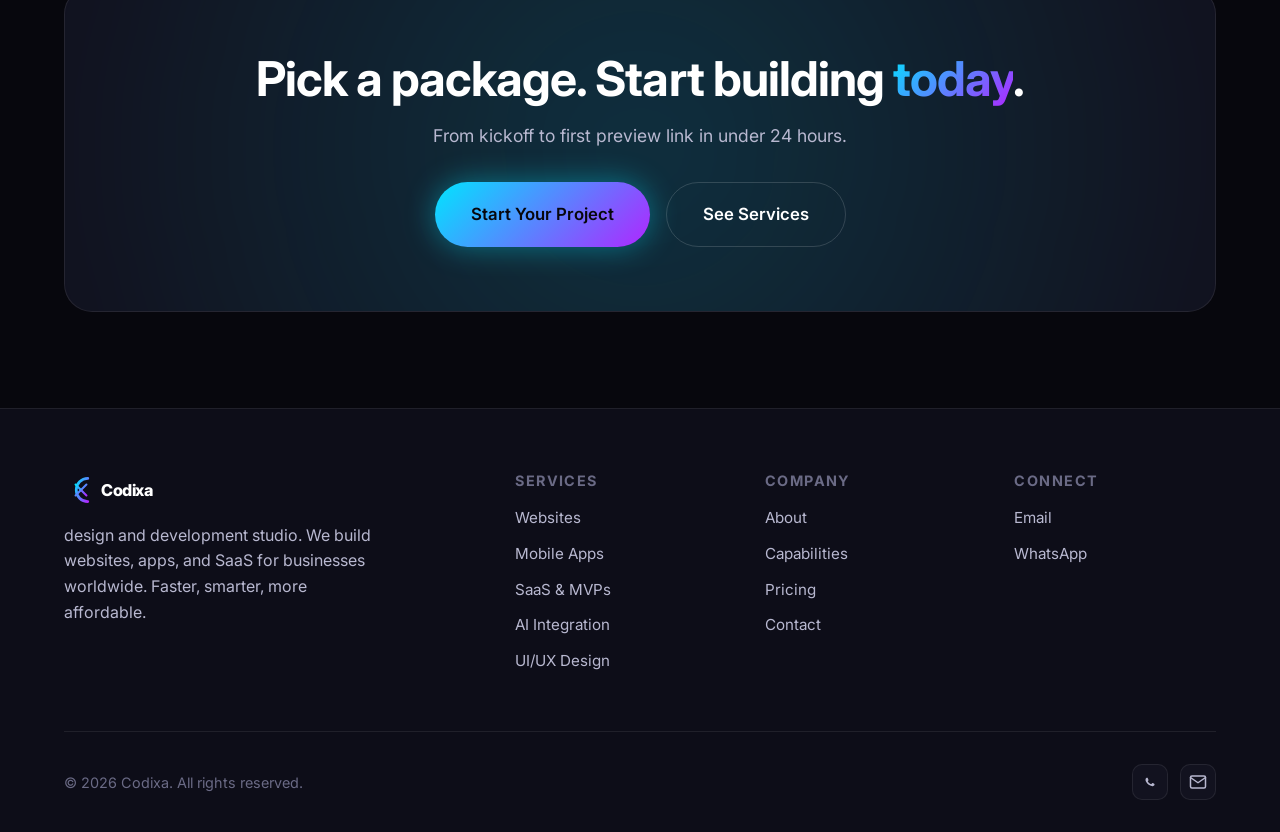
<file: pricing.html>
<!DOCTYPE html>
<html lang="en">
<head>
  <meta charset="UTF-8">
  <meta name="viewport" content="width=device-width, initial-scale=1.0">
  <title>Pricing | Codixa | Custom Quotes for Software Development</title>
  <meta name="description" content="Get a tailored quote for your software project within 4 hours. Affordable rates significantly below typical agencies. Websites, mobile apps, SaaS, and AI features.">
  <meta name="keywords" content="affordable software development, software development quote, web development cost, app development india, saas development pricing, custom software quote">
  <meta name="author" content="Mohammed Faisal, Codixa">
  <meta name="robots" content="index, follow">
  <meta name="theme-color" content="#07070d">
  <link rel="canonical" href="https://codixa.com/pricing">

  <!-- Open Graph / Facebook -->
  <meta property="og:type" content="website">
  <meta property="og:url" content="https://codixa.com/pricing">
  <meta property="og:title" content="Pricing - Codixa">
  <meta property="og:description" content="Get a tailored quote for your software project within 4 hours. Affordable rates significantly below typical agencies.">
  <meta property="og:image" content="https://codixa.com/og-image.png">
  <meta property="og:site_name" content="Codixa">

  <!-- Twitter -->
  <meta name="twitter:card" content="summary_large_image">
  <meta name="twitter:url" content="https://codixa.com/pricing">
  <meta name="twitter:title" content="Pricing - Codixa">
  <meta name="twitter:description" content="Get a tailored quote for your software project within 4 hours. Affordable rates significantly below typical agencies.">
  <meta name="twitter:image" content="https://codixa.com/og-image.png">

  <!-- Favicon -->
  <link rel="icon" type="image/svg+xml" href="favicon.svg">

  
  <link rel="preconnect" href="https://fonts.googleapis.com">
  <link rel="preconnect" href="https://fonts.gstatic.com" crossorigin>
  <link href="https://fonts.googleapis.com/css2?family=Inter:wght@400;500;600;700;800;900&family=JetBrains+Mono:wght@400;600&display=swap" rel="stylesheet">
  <link rel="stylesheet" href="styles.css">
  <script type="application/ld+json">
{
  "@context": "https://schema.org",
  "@type": "Organization",
  "name": "Codixa",
  "url": "https://codixa.com/",
  "logo": "https://codixa.com/og-image.png",
  "email": "fk5674282@gmail.com",
  "telephone": "+91-9177304813",
  "sameAs": ["https://wa.me/919177304813"]
}
</script>
</head>
<body>

  <!-- NAVIGATION -->
  <nav class="nav">
    <div class="nav-inner">
      <a href="index.html" class="logo">
        <svg xmlns="http://www.w3.org/2000/svg" viewBox="0 0 200 50" style="height:38px;width:auto;display:block;">
          <defs>
            <linearGradient id="cxg1" x1="0%" y1="0%" x2="100%" y2="100%">
              <stop offset="0%" stop-color="#00e5ff"/>
              <stop offset="100%" stop-color="#b026ff"/>
            </linearGradient>
          </defs>
          <g>
            <path d="M 35 8 A 17 17 0 1 0 35 42" fill="none" stroke="url(#cxg1)" stroke-width="4" stroke-linecap="round"/>
            <path d="M 17 17 L 33 33" stroke="url(#cxg1)" stroke-width="3" stroke-linecap="round"/>
            <path d="M 33 17 L 17 33" stroke="url(#cxg1)" stroke-width="3" stroke-linecap="round"/>
            <circle cx="25" cy="25" r="2" fill="url(#cxg1)"/>
          </g>
          <text x="55" y="34" font-family="Inter, system-ui, sans-serif" font-size="24" font-weight="800" fill="#ffffff" letter-spacing="-0.03em">Codixa</text>
        </svg>
      </a>
      <button class="menu-toggle" aria-label="Menu">
        <span></span><span></span><span></span>
      </button>
      <div class="nav-links">
        <a href="index.html">Home</a>
        <a href="services.html">Services</a>
        <a href="pricing.html" class="active">Pricing</a>
        <a href="portfolio.html">Capabilities</a>
        <a href="about.html">About</a>
        <a href="contact.html" class="btn btn-primary">Start Project →</a>
      </div>
    </div>
  </nav>

  <!-- PAGE HEADER -->
  <section class="page-header">
    <div class="container">
      <span class="section-tag">Our Packages</span>
      <h1>Quality work, <span class="gradient-text">priced to win</span></h1>
      <p>Every project is unique, so we tailor our quotes to your exact needs. What we promise: rates significantly below typical agencies, and complete transparency from day one. Tell us what you need and we'll send a custom quote within 4 hours.</p>
      <div style="margin-top: 32px;">
        <a href="contact.html" class="btn btn-primary btn-lg">Request a Custom Quote →</a>
      </div>
    </div>
  </section>

  <!-- AFFORDABILITY MESSAGE -->
  <section style="padding: 0 0 32px;">
    <div class="container">
      <div class="card fade-up" style="text-align: center; padding: 32px 28px; border-color: var(--neon-cyan);">
        <h3 style="margin-bottom: 8px;">Why our pricing wins</h3>
        <p style="color: var(--text-secondary); max-width: 760px; margin: 0 auto;">
          We run a tight in-house team with low overheads. No big offices, no account-manager chains, no inflated estimates. Those savings go straight to you — typically <strong style="color: var(--neon-cyan);">30–60% less</strong> than what traditional agencies quote for the same scope.
        </p>
      </div>
    </div>
  </section>

  <!-- PRICING GRID -->
  <section style="padding-top: 16px;">
    <div class="container">
      <div class="grid grid-3">

        <!-- SPARK -->
        <div class="price-card fade-up">
          <div class="price-name">Spark</div>
          <div class="price-tagline">A clean, conversion-focused landing page</div>
          <div class="price-amount gradient-text" style="font-size: 1.6rem;">Get a Quote</div>
          <div class="price-period">Typically delivered in 48 hours</div>
          <ul class="price-features">
            <li>Single-page landing site</li>
            <li>Mobile-perfect responsive design</li>
            <li>Contact form integration</li>
            <li>SEO basics (meta tags, OG cards)</li>
            <li>1 round of revisions</li>
            <li>Free SSL & hosting setup help</li>
            <li>Source code handover</li>
          </ul>
          <a href="contact.html" class="btn btn-secondary btn-block">Request Quote</a>
        </div>

        <!-- PRESENCE - FEATURED -->
        <div class="price-card featured fade-up">
          <div class="price-name">Presence</div>
          <div class="price-tagline">Complete business website with CMS</div>
          <div class="price-amount gradient-text" style="font-size: 1.6rem;">Get a Quote</div>
          <div class="price-period">Typically delivered in 5 days</div>
          <ul class="price-features">
            <li>5-7 page website</li>
            <li>CMS (Sanity / Strapi) for blog & content</li>
            <li>Advanced SEO + Google Analytics</li>
            <li>Contact + lead capture forms</li>
            <li>2 rounds of revisions</li>
            <li>Custom domain + SSL setup</li>
            <li>30 days free post-launch support</li>
          </ul>
          <a href="contact.html" class="btn btn-primary btn-block">Request Quote</a>
        </div>

        <!-- LAUNCH -->
        <div class="price-card fade-up">
          <div class="price-name">Launch</div>
          <div class="price-tagline">SaaS or web app MVP, fully functional</div>
          <div class="price-amount gradient-text" style="font-size: 1.6rem;">Get a Quote</div>
          <div class="price-period">Typically delivered in 2-3 weeks</div>
          <ul class="price-features">
            <li>Full-stack web app</li>
            <li>User authentication & profiles</li>
            <li>Database + admin dashboard</li>
            <li>Payment integration (Razorpay/Stripe)</li>
            <li>Email + notifications</li>
            <li>3 rounds of revisions</li>
            <li>30 days free post-launch support</li>
          </ul>
          <a href="contact.html" class="btn btn-secondary btn-block">Request Quote</a>
        </div>

        <!-- MOBILE -->
        <div class="price-card fade-up">
          <div class="price-name">Mobile</div>
          <div class="price-tagline">iOS + Android app with backend</div>
          <div class="price-amount gradient-text" style="font-size: 1.6rem;">Get a Quote</div>
          <div class="price-period">Typically delivered in 3-4 weeks</div>
          <ul class="price-features">
            <li>React Native app (iOS + Android)</li>
            <li>Backend + database</li>
            <li>Authentication & user accounts</li>
            <li>Push notifications</li>
            <li>Payment integration</li>
            <li>App Store + Play Store submission</li>
            <li>30 days free post-launch support</li>
          </ul>
          <a href="contact.html" class="btn btn-secondary btn-block">Request Quote</a>
        </div>

        <!-- AI BOOST -->
        <div class="price-card fade-up">
          <div class="price-name">AI Boost</div>
          <div class="price-tagline">Add AI features to any project</div>
          <div class="price-amount gradient-text" style="font-size: 1.6rem;">Get a Quote</div>
          <div class="price-period">Add-on • Extra delivery time</div>
          <ul class="price-features">
            <li>Custom AI chatbot integration</li>
            <li>Multi-language support</li>
            <li>Document & PDF intelligence</li>
            <li>Content generators</li>
            <li>Smart search</li>
            <li>Workflow automation</li>
            <li>Trained on your data</li>
          </ul>
          <a href="contact.html" class="btn btn-secondary btn-block">Request Quote</a>
        </div>

        <!-- CARE -->
        <div class="price-card fade-up">
          <div class="price-name">Care</div>
          <div class="price-tagline">Ongoing maintenance & support</div>
          <div class="price-amount gradient-text" style="font-size: 1.6rem;">Get a Quote</div>
          <div class="price-period">Monthly • Cancel anytime</div>
          <ul class="price-features">
            <li>24/7 uptime monitoring</li>
            <li>Weekly automated backups</li>
            <li>Security patches & updates</li>
            <li>Bug fixes</li>
            <li>Priority support (4hr response)</li>
            <li>Minor feature updates</li>
            <li>Monthly performance report</li>
          </ul>
          <a href="contact.html" class="btn btn-secondary btn-block">Request Quote</a>
        </div>

      </div>
    </div>
  </section>

  <!-- CUSTOM PROJECT -->
  <section>
    <div class="container">
      <div class="cta-section fade-up">
        <span class="section-tag">Bigger project?</span>
        <h2>Need something <span class="gradient-text">custom?</span></h2>
        <p>Complex platforms, multi-app ecosystems, enterprise integrations. We handle those too. Tell us what you need and we'll send a custom quote within 24 hours.</p>
        <div class="cta-ctas">
          <a href="contact.html" class="btn btn-primary btn-lg">Request Custom Quote</a>
        </div>
      </div>
    </div>
  </section>

  <!-- WHAT'S ALWAYS INCLUDED -->
  <section style="background: var(--bg-secondary);">
    <div class="container">
      <div class="section-header fade-up">
        <span class="section-tag">Every project includes</span>
        <h2>What you always get with <span class="gradient-text">Codixa</span></h2>
      </div>

      <div class="grid grid-3">
        <div class="card fade-up">
          <div class="card-icon">📅</div>
          <h3>Guaranteed delivery date</h3>
          <p>If we miss it, we refund a portion. Our team commits to honest, realistic timelines.</p>
        </div>
        <div class="card fade-up">
          <div class="card-icon">🔓</div>
          <h3>Full source code</h3>
          <p>You own everything. Code, design files, database, accounts. Zero vendor lock-in.</p>
        </div>
        <div class="card fade-up">
          <div class="card-icon">👁️</div>
          <h3>Live progress link</h3>
          <p>Watch us build in real-time. Daily progress, no black-box mystery.</p>
        </div>
        <div class="card fade-up">
          <div class="card-icon">🛡️</div>
          <h3>30-day post-launch support</h3>
          <p>Free fixes, tweaks, and tuning for 30 days after launch. We don't ghost.</p>
        </div>
        <div class="card fade-up">
          <div class="card-icon">📄</div>
          <h3>Clear documentation</h3>
          <p>Every project comes with setup docs, API references, and a video walkthrough.</p>
        </div>
        <div class="card fade-up">
          <div class="card-icon">💬</div>
          <h3>Direct founder access</h3>
          <p>You talk to Mohammed directly. No account manager filtering, no junior handoffs.</p>
        </div>
      </div>
    </div>
  </section>

  <!-- FAQ -->
  <section>
    <div class="container">
      <div class="section-header fade-up">
        <span class="section-tag">Pricing FAQ</span>
        <h2>Questions about pricing</h2>
      </div>

      <div class="faq-list">
        <div class="faq-item fade-up">
          <div class="faq-question">
            <span>Why are your rates lower than typical agencies?</span>
            <span class="faq-toggle">+</span>
          </div>
          <div class="faq-answer">
            <p>We run a lean, in-house team without the overhead of large offices, account-manager hierarchies, or layered approval chains. That keeps our cost base low, so we can charge significantly less while delivering work of the same quality.</p>
          </div>
        </div>

        <div class="faq-item fade-up">
          <div class="faq-question">
            <span>How do I know the price before I commit?</span>
            <span class="faq-toggle">+</span>
          </div>
          <div class="faq-answer">
            <p>Share your project details with us via the Contact form or WhatsApp. Within 4 hours, we send back a detailed quote covering scope, timeline, deliverables, and the final fixed price. No surprises after that, no hidden fees.</p>
          </div>
        </div>

        <div class="faq-item fade-up">
          <div class="faq-question">
            <span>What's your payment structure?</span>
            <span class="faq-toggle">+</span>
          </div>
          <div class="faq-answer">
            <p>50% upfront to start work, 50% on delivery. For larger projects, we offer milestone-based payments spread over the build. Indian clients pay via UPI, bank transfer, or Razorpay. Global clients pay via Stripe or Wise.</p>
          </div>
        </div>

        <div class="faq-item fade-up">
          <div class="faq-question">
            <span>What if I'm not happy with the result?</span>
            <span class="faq-toggle">+</span>
          </div>
          <div class="faq-answer">
            <p>Every package includes revisions. If after revisions you're still unhappy and we haven't delivered what was agreed, you get a partial refund proportional to incomplete work. We stand behind our craft.</p>
          </div>
        </div>

        <div class="faq-item fade-up">
          <div class="faq-question">
            <span>Do you provide GST invoices?</span>
            <span class="faq-toggle">+</span>
          </div>
          <div class="faq-answer">
            <p>Yes. Indian clients get GST-compliant invoices. Global clients get formal invoices suitable for accounting and tax purposes in their country.</p>
          </div>
        </div>

        <div class="faq-item fade-up">
          <div class="faq-question">
            <span>Can I upgrade or scale up later?</span>
            <span class="faq-toggle">+</span>
          </div>
          <div class="faq-answer">
            <p>Absolutely. Many clients start small and expand once they see results. We credit your previous spend toward the next package and keep the same team on your project for continuity.</p>
          </div>
        </div>
      </div>
    </div>
  </section>

  <!-- CTA -->
  <section>
    <div class="container">
      <div class="cta-section fade-up">
        <h2>Pick a package. Start building <span class="gradient-text">today</span>.</h2>
        <p>From kickoff to first preview link in under 24 hours.</p>
        <div class="cta-ctas">
          <a href="contact.html" class="btn btn-primary btn-lg">Start Your Project</a>
          <a href="services.html" class="btn btn-secondary btn-lg">See Services</a>
        </div>
      </div>
    </div>
  </section>

  <!-- FOOTER -->
  <footer>
    <div class="container">
      <div class="footer-grid">
        <div class="footer-brand">
          <a href="index.html" class="logo">
            <svg xmlns="http://www.w3.org/2000/svg" viewBox="0 0 200 50" style="height:34px;width:auto;display:block;">
            <defs>
              <linearGradient id="cxg2" x1="0%" y1="0%" x2="100%" y2="100%">
                <stop offset="0%" stop-color="#00e5ff"/>
                <stop offset="100%" stop-color="#b026ff"/>
              </linearGradient>
            </defs>
            <g>
              <path d="M 35 8 A 17 17 0 1 0 35 42" fill="none" stroke="url(#cxg2)" stroke-width="4" stroke-linecap="round"/>
              <path d="M 17 17 L 33 33" stroke="url(#cxg2)" stroke-width="3" stroke-linecap="round"/>
              <path d="M 33 17 L 17 33" stroke="url(#cxg2)" stroke-width="3" stroke-linecap="round"/>
              <circle cx="25" cy="25" r="2" fill="url(#cxg2)"/>
            </g>
            <text x="55" y="34" font-family="Inter, system-ui, sans-serif" font-size="24" font-weight="800" fill="#ffffff" letter-spacing="-0.03em">Codixa</text>
          </svg>
          </a>
          <p>design and development studio. We build websites, apps, and SaaS for businesses worldwide. Faster, smarter, more affordable.</p>
        </div>
        <div class="footer-col">
          <h4>Services</h4>
          <ul>
            <li><a href="services.html">Websites</a></li>
            <li><a href="services.html">Mobile Apps</a></li>
            <li><a href="services.html">SaaS & MVPs</a></li>
            <li><a href="services.html">AI Integration</a></li>
            <li><a href="services.html">UI/UX Design</a></li>
          </ul>
        </div>
        <div class="footer-col">
          <h4>Company</h4>
          <ul>
            <li><a href="about.html">About</a></li>
            <li><a href="portfolio.html">Capabilities</a></li>
            <li><a href="pricing.html">Pricing</a></li>
            <li><a href="contact.html">Contact</a></li>
          </ul>
        </div>
        <div class="footer-col">
          <h4>Connect</h4>
          <ul>
            <li><a href="mailto:fk5674282@gmail.com">Email</a></li>
            <li><a href="https://wa.me/919177304813" target="_blank" rel="noopener">WhatsApp</a></li>
          </ul>
        </div>
      </div>
      <div class="footer-bottom">
        <div>© 2026 Codixa. All rights reserved.</div>
        <div class="socials">
          <a href="https://wa.me/919177304813" class="social-link" aria-label="WhatsApp" target="_blank" rel="noopener"><svg xmlns="http://www.w3.org/2000/svg" width="18" height="18" viewBox="0 0 24 24" fill="currentColor"><path d="M17.472 14.382c-.297-.149-1.758-.867-2.03-.967-.273-.099-.471-.148-.67.15-.197.297-.767.966-.94 1.164-.173.199-.347.223-.644.075-.297-.15-1.255-.463-2.39-1.475-.883-.788-1.48-1.761-1.653-2.059-.173-.297-.018-.458.13-.606.134-.133.298-.347.446-.52.149-.174.198-.298.298-.497.099-.198.05-.371-.025-.52-.075-.149-.669-1.612-.916-2.207-.242-.579-.487-.5-.669-.51-.173-.008-.371-.01-.57-.01-.198 0-.52.074-.792.372-.272.297-1.04 1.016-1.04 2.479 0 1.462 1.065 2.875 1.213 3.074.149.198 2.096 3.2 5.077 4.487.709.306 1.262.489 1.694.625.712.227 1.36.195 1.871.118.571-.085 1.758-.719 2.006-1.413.248-.694.248-1.289.173-1.413-.074-.124-.272-.198-.57-.347"/></svg></a>
          <a href="mailto:fk5674282@gmail.com" class="social-link" aria-label="Email"><svg xmlns="http://www.w3.org/2000/svg" width="18" height="18" viewBox="0 0 24 24" fill="none" stroke="currentColor" stroke-width="2" stroke-linecap="round" stroke-linejoin="round"><path d="M4 4h16c1.1 0 2 .9 2 2v12c0 1.1-.9 2-2 2H4c-1.1 0-2-.9-2-2V6c0-1.1.9-2 2-2z"/><polyline points="22,6 12,13 2,6"/></svg></a>
        </div>
      </div>
    </div>
  </footer>

  <script src="script.js"></script>
</body>
</html>
</file>
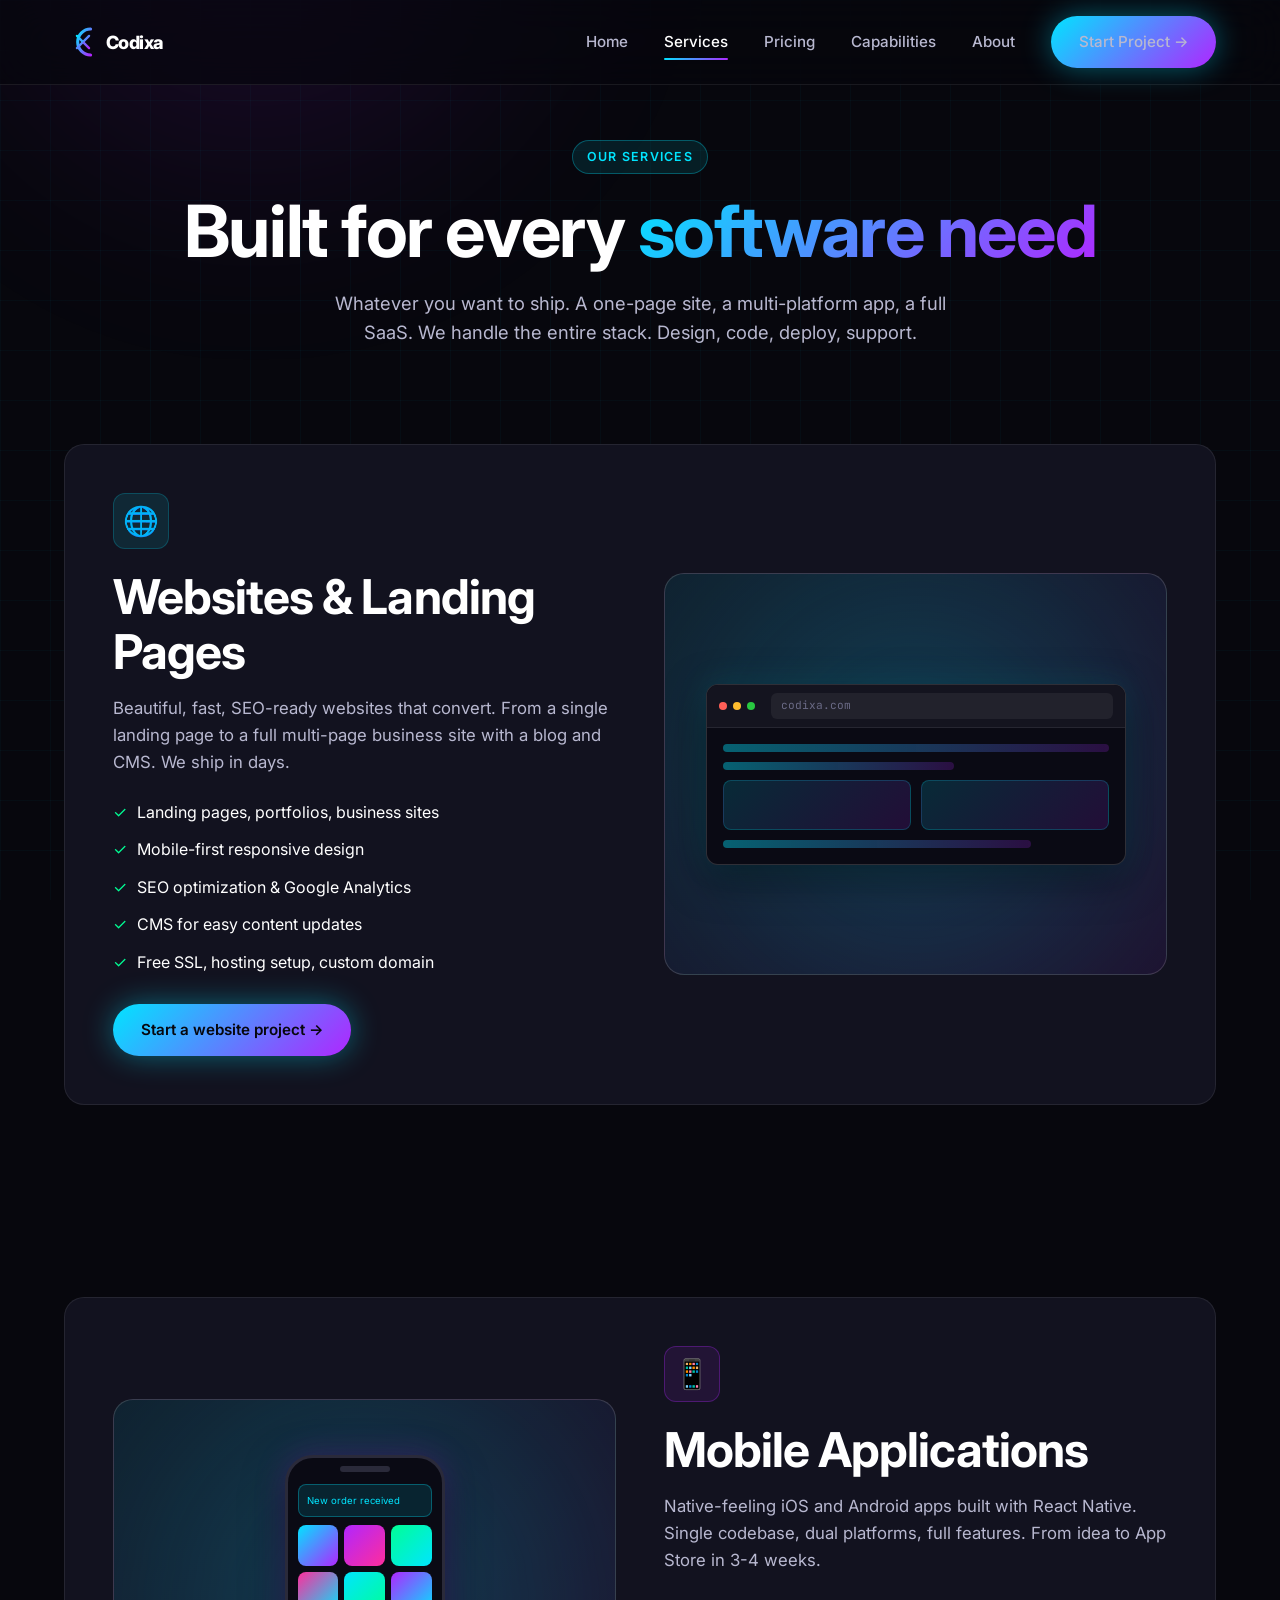
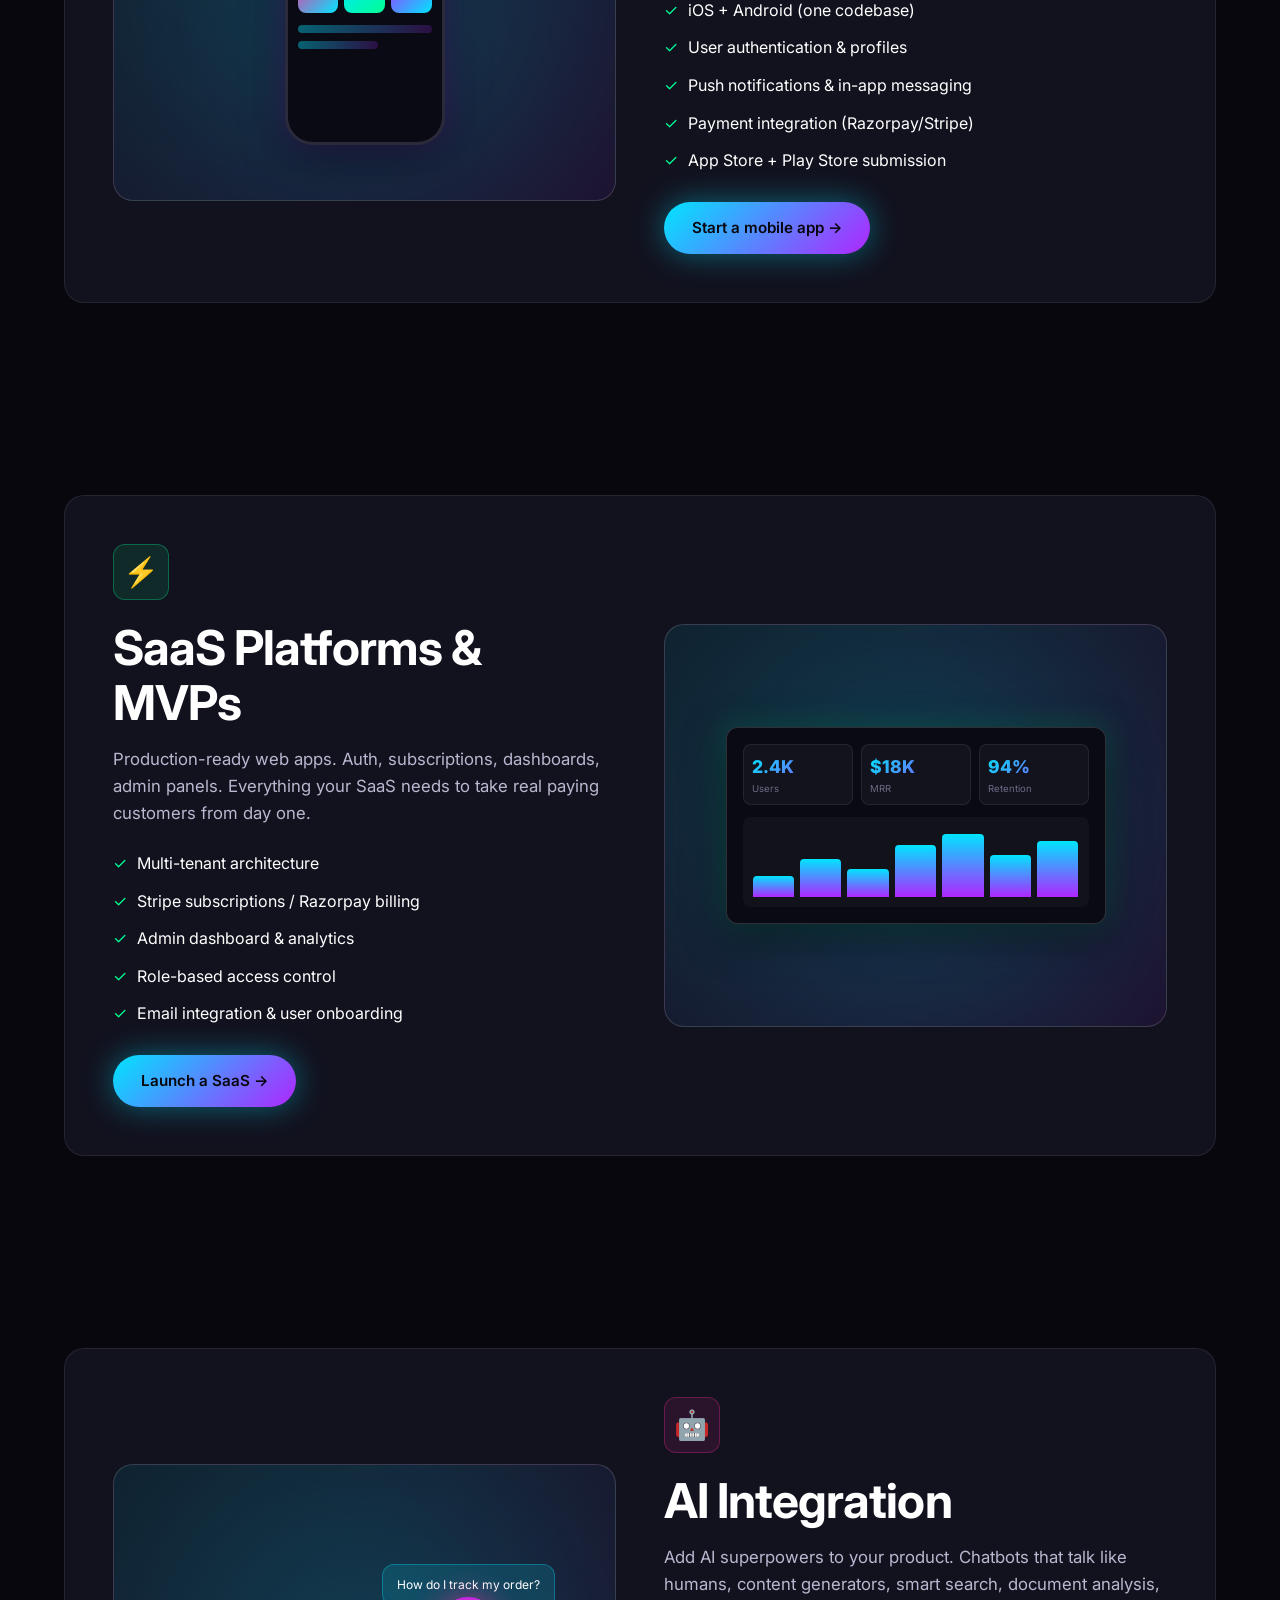
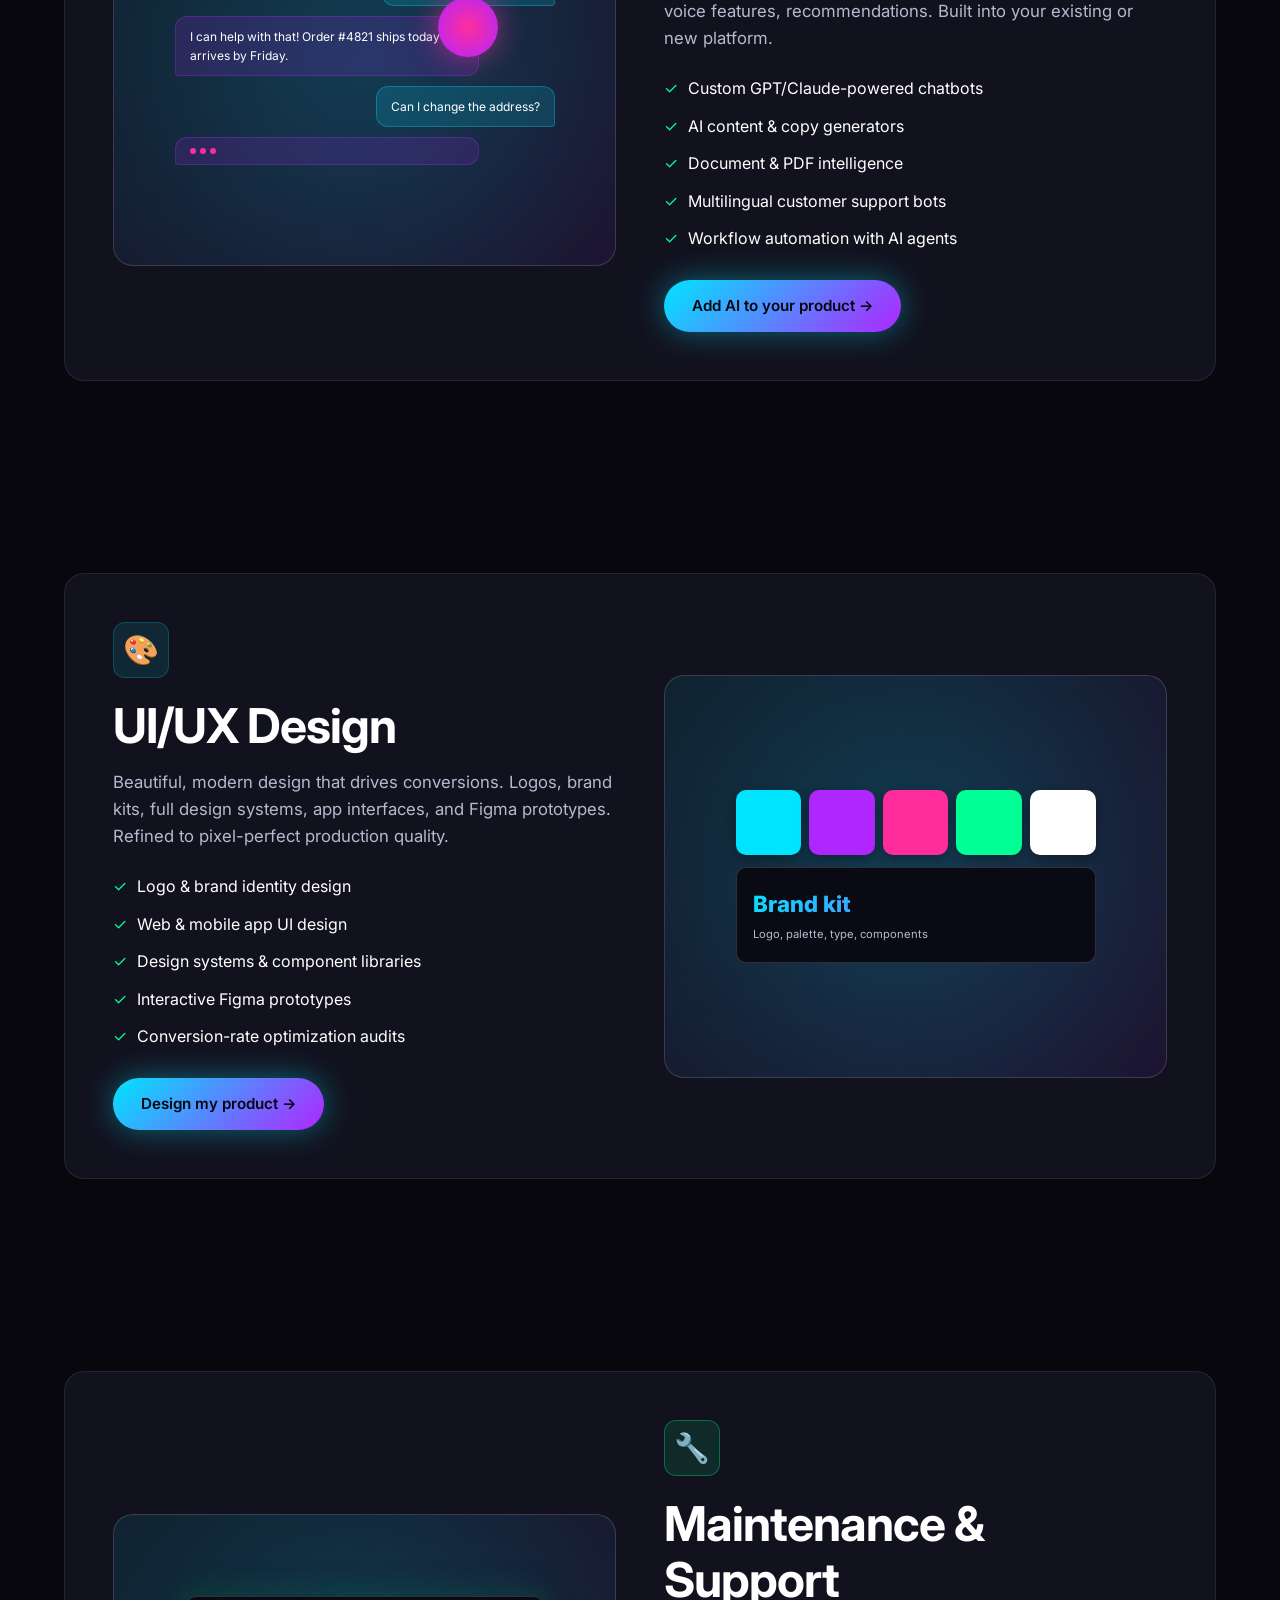
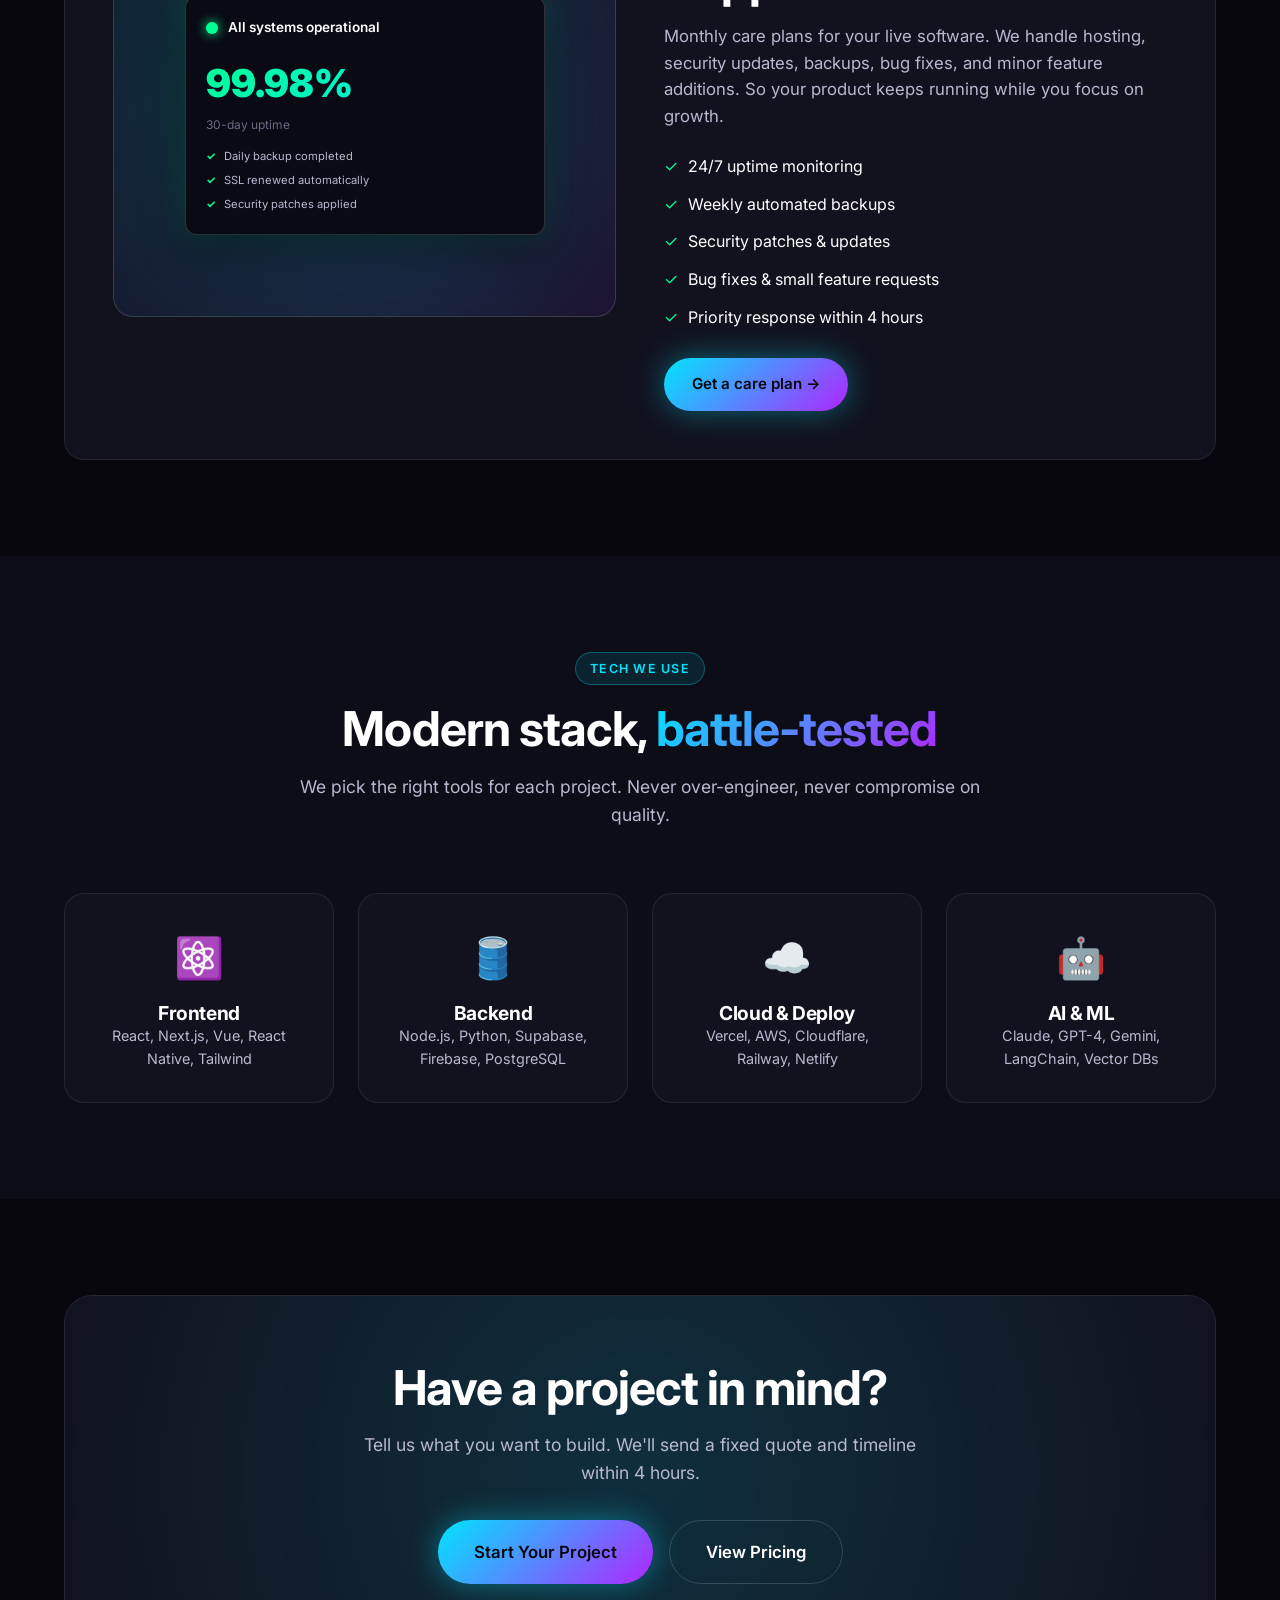
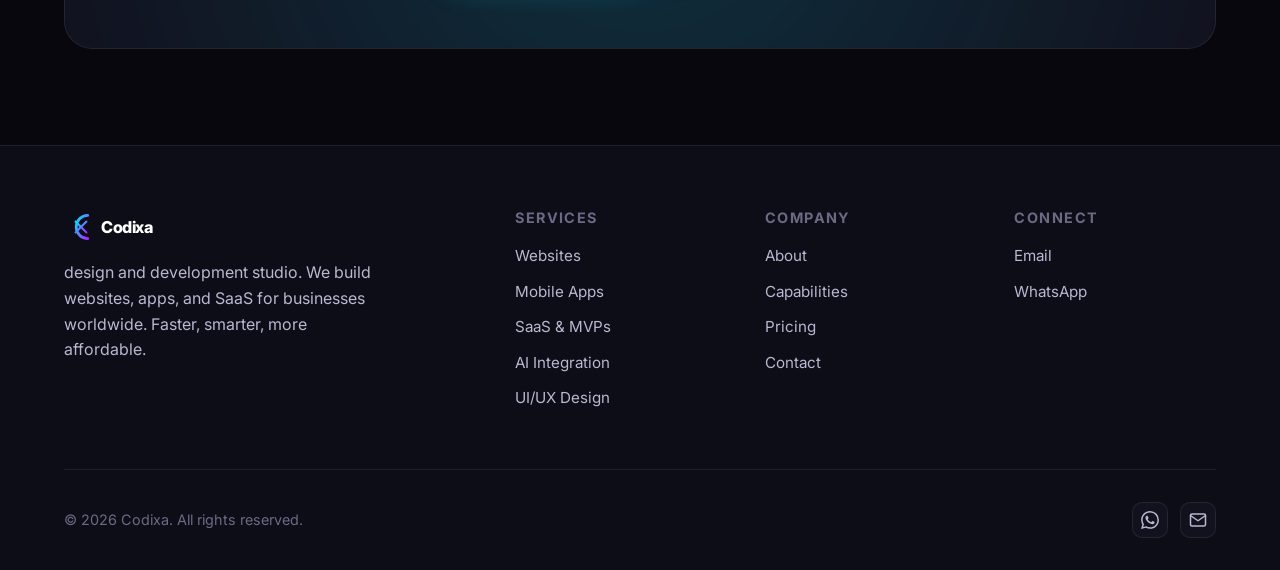
<file: services.html>
<!DOCTYPE html>
<html lang="en">
<head>
  <meta charset="UTF-8">
  <meta name="viewport" content="width=device-width, initial-scale=1.0">
  <title>Services | Codixa | Web, Mobile, SaaS & AI Development</title>
  <meta name="description" content="Full software services: website design, mobile app development, SaaS MVPs, AI integration, UI/UX design, and maintenance. Skilled in-house team. Affordable rates. India and global.">
  <meta name="keywords" content="web development services, mobile app development services, saas development india, ai integration services, custom software services, software providers, ux ui design services">
  <meta name="author" content="Mohammed Faisal, Codixa">
  <meta name="robots" content="index, follow">
  <meta name="theme-color" content="#07070d">
  <link rel="canonical" href="https://codixa.com/services">

  <!-- Open Graph / Facebook -->
  <meta property="og:type" content="website">
  <meta property="og:url" content="https://codixa.com/services">
  <meta property="og:title" content="Software Services - Codixa">
  <meta property="og:description" content="Full software services: website design, mobile app development, SaaS MVPs, AI integration, UI/UX design, and maintenance. Skilled in-house team. Affordable rates. India and global.">
  <meta property="og:image" content="https://codixa.com/og-image.png">
  <meta property="og:site_name" content="Codixa">

  <!-- Twitter -->
  <meta name="twitter:card" content="summary_large_image">
  <meta name="twitter:url" content="https://codixa.com/services">
  <meta name="twitter:title" content="Software Services - Codixa">
  <meta name="twitter:description" content="Full software services: website design, mobile app development, SaaS MVPs, AI integration, UI/UX design, and maintenance. Skilled in-house team. Affordable rates. India and global.">
  <meta name="twitter:image" content="https://codixa.com/og-image.png">

  <!-- Favicon -->
  <link rel="icon" type="image/svg+xml" href="favicon.svg">

  
  <link rel="preconnect" href="https://fonts.googleapis.com">
  <link rel="preconnect" href="https://fonts.gstatic.com" crossorigin>
  <link href="https://fonts.googleapis.com/css2?family=Inter:wght@400;500;600;700;800;900&family=JetBrains+Mono:wght@400;600&display=swap" rel="stylesheet">
  <link rel="stylesheet" href="styles.css">
  <script type="application/ld+json">
{
  "@context": "https://schema.org",
  "@type": "Organization",
  "name": "Codixa",
  "url": "https://codixa.com/",
  "logo": "https://codixa.com/og-image.png",
  "email": "fk5674282@gmail.com",
  "telephone": "+91-9177304813",
  "sameAs": ["https://wa.me/919177304813"]
}
</script>

  <style>
    /* Inline service visuals CSS - guaranteed to load with this page */
    .svc-visual {
      position: relative;
      aspect-ratio: 5/4;
      border-radius: 20px;
      overflow: hidden;
      background: linear-gradient(135deg, rgba(0,229,255,0.08), rgba(176,38,255,0.08));
      border: 1px solid rgba(255,255,255,0.15);
      padding: 24px;
      display: flex;
      align-items: center;
      justify-content: center;
    }
    .svc-visual::before {
      content: '';
      position: absolute;
      inset: -40%;
      background: radial-gradient(circle, rgba(0,229,255,0.18) 0%, transparent 55%);
      filter: blur(40px);
      z-index: 0;
      animation: svcGlow 6s ease-in-out infinite;
    }
    @keyframes svcGlow {
      0%, 100% { transform: translate(0,0) scale(1); opacity: 0.7; }
      50% { transform: translate(10%, -10%) scale(1.1); opacity: 1; }
    }
    .svc-visual > * { position: relative; z-index: 1; }
    @keyframes svcFloat {
      0%, 100% { transform: translateY(0); }
      50% { transform: translateY(-8px); }
    }
    @keyframes svcShimmer { 0%, 100% { opacity: 0.7; } 50% { opacity: 1; } }
    @keyframes svcPulse {
      0%, 100% { opacity: 0.85; transform: scale(1); }
      50% { opacity: 1; transform: scale(1.05); }
    }
    @keyframes svcGrow {
      0%, 100% { transform: scaleY(1); opacity: 0.9; }
      50% { transform: scaleY(1.08); opacity: 1; }
    }
    @keyframes svcBounce {
      0%, 100% { transform: translateY(0); opacity: 0.5; }
      50% { transform: translateY(-4px); opacity: 1; }
    }

    .svc-browser {
      width: 100%; max-width: 420px;
      background: #0a0a14;
      border-radius: 12px;
      border: 1px solid rgba(255,255,255,0.15);
      box-shadow: 0 12px 40px rgba(0,0,0,0.5), 0 0 30px rgba(0,229,255,0.15);
      overflow: hidden;
      animation: svcFloat 4s ease-in-out infinite;
    }
    .svc-browser-bar {
      background: #14141f;
      padding: 8px 12px;
      display: flex; align-items: center; gap: 6px;
      border-bottom: 1px solid rgba(255,255,255,0.08);
    }
    .svc-dot { width: 8px; height: 8px; border-radius: 50%; flex-shrink: 0; }
    .svc-dot.r { background: #ff5f57; }
    .svc-dot.y { background: #febc2e; }
    .svc-dot.g { background: #28c840; }
    .svc-url {
      margin-left: 10px;
      background: rgba(255,255,255,0.06);
      border-radius: 6px;
      padding: 4px 10px;
      font-size: 0.7rem;
      color: #6a6a85;
      font-family: 'JetBrains Mono', Consolas, monospace;
      flex: 1;
    }
    .svc-browser-body { padding: 16px; display: grid; gap: 10px; }
    .svc-line {
      height: 8px; border-radius: 4px;
      background: linear-gradient(90deg, rgba(0,229,255,0.4), rgba(176,38,255,0.2));
      animation: svcShimmer 2.5s ease-in-out infinite;
    }
    .svc-line.short { width: 60%; }
    .svc-line.mid { width: 80%; }
    .svc-block {
      height: 50px; border-radius: 8px;
      background: linear-gradient(135deg, rgba(0,229,255,0.15), rgba(176,38,255,0.15));
      border: 1px solid rgba(0,229,255,0.2);
    }
    .svc-row { display: grid; grid-template-columns: 1fr 1fr; gap: 10px; }

    .svc-phone {
      width: 160px; height: 290px;
      background: #0a0a14;
      border-radius: 28px;
      border: 3px solid #2a2a3a;
      box-shadow: 0 12px 40px rgba(0,0,0,0.5), 0 0 30px rgba(176,38,255,0.25);
      padding: 14px 10px;
      position: relative;
      animation: svcFloat 4s ease-in-out infinite;
    }
    .svc-phone::before {
      content: ''; position: absolute;
      top: 8px; left: 50%; transform: translateX(-50%);
      width: 50px; height: 6px;
      background: #2a2a3a; border-radius: 6px;
    }
    .svc-phone-screen { display: grid; gap: 8px; margin-top: 12px; }
    .svc-app-icon-row { display: grid; grid-template-columns: repeat(3, 1fr); gap: 6px; margin-bottom: 4px; }
    .svc-app-icon {
      aspect-ratio: 1; border-radius: 8px;
      background: linear-gradient(135deg, #00e5ff, #b026ff);
      animation: svcPulse 3s ease-in-out infinite;
    }
    .svc-app-icon:nth-child(2) { background: linear-gradient(135deg, #b026ff, #ff2d9c); animation-delay: 0.3s; }
    .svc-app-icon:nth-child(3) { background: linear-gradient(135deg, #00ff95, #00e5ff); animation-delay: 0.6s; }
    .svc-app-icon:nth-child(4) { background: linear-gradient(135deg, #ff2d9c, #00e5ff); animation-delay: 0.9s; }
    .svc-app-icon:nth-child(5) { background: linear-gradient(135deg, #00e5ff, #00ff95); animation-delay: 1.2s; }
    .svc-app-icon:nth-child(6) { background: linear-gradient(135deg, #b026ff, #00e5ff); animation-delay: 1.5s; }
    .svc-notif {
      background: rgba(0,229,255,0.12);
      border: 1px solid rgba(0,229,255,0.3);
      border-radius: 8px;
      padding: 8px;
      font-size: 0.6rem;
      color: #00e5ff;
      animation: svcShimmer 2.5s ease-in-out infinite;
    }

    .svc-dash {
      width: 100%; max-width: 380px;
      background: #0a0a14;
      border-radius: 12px;
      border: 1px solid rgba(255,255,255,0.15);
      box-shadow: 0 12px 40px rgba(0,0,0,0.5), 0 0 30px rgba(0,255,149,0.2);
      padding: 16px;
      display: grid; gap: 12px;
      animation: svcFloat 4s ease-in-out infinite;
    }
    .svc-stats { display: grid; grid-template-columns: repeat(3, 1fr); gap: 8px; }
    .svc-stat {
      background: rgba(255,255,255,0.04);
      border: 1px solid rgba(255,255,255,0.08);
      border-radius: 8px;
      padding: 8px;
    }
    .svc-stat-num {
      font-size: 1.1rem; font-weight: 800;
      background: linear-gradient(135deg, #00e5ff 0%, #b026ff 100%);
      -webkit-background-clip: text; background-clip: text;
      -webkit-text-fill-color: transparent; color: transparent;
    }
    .svc-stat-label { font-size: 0.6rem; color: #6a6a85; }
    .svc-chart {
      height: 90px;
      background: rgba(255,255,255,0.03);
      border-radius: 8px;
      padding: 10px;
      display: flex; align-items: flex-end; gap: 6px;
    }
    .svc-bar {
      flex: 1;
      background: linear-gradient(180deg, #00e5ff, #b026ff);
      border-radius: 4px 4px 0 0;
      animation: svcGrow 2.5s ease-in-out infinite;
      transform-origin: bottom;
    }
    .svc-bar:nth-child(1) { height: 30%; animation-delay: 0s; }
    .svc-bar:nth-child(2) { height: 55%; animation-delay: 0.2s; }
    .svc-bar:nth-child(3) { height: 40%; animation-delay: 0.4s; }
    .svc-bar:nth-child(4) { height: 75%; animation-delay: 0.6s; }
    .svc-bar:nth-child(5) { height: 90%; animation-delay: 0.8s; }
    .svc-bar:nth-child(6) { height: 60%; animation-delay: 1s; }
    .svc-bar:nth-child(7) { height: 80%; animation-delay: 1.2s; }

    .svc-ai {
      width: 100%; max-width: 380px;
      display: grid; gap: 10px;
      animation: svcFloat 4s ease-in-out infinite;
    }
    .svc-chat-user, .svc-chat-bot {
      padding: 10px 14px;
      border-radius: 12px;
      font-size: 0.75rem;
      max-width: 80%;
    }
    .svc-chat-user {
      background: rgba(0,229,255,0.15);
      border: 1px solid rgba(0,229,255,0.3);
      color: #ffffff;
      justify-self: end;
      border-bottom-right-radius: 4px;
    }
    .svc-chat-bot {
      background: rgba(176,38,255,0.15);
      border: 1px solid rgba(176,38,255,0.3);
      color: #ffffff;
      border-bottom-left-radius: 4px;
      position: relative;
    }
    .svc-typing { display: flex; gap: 4px; }
    .svc-typing span {
      width: 6px; height: 6px; border-radius: 50%;
      background: #ff2d9c;
      animation: svcBounce 1.2s ease-in-out infinite;
    }
    .svc-typing span:nth-child(2) { animation-delay: 0.2s; }
    .svc-typing span:nth-child(3) { animation-delay: 0.4s; }
    .svc-ai-orb {
      position: absolute; top: -20px; right: -20px;
      width: 60px; height: 60px;
      border-radius: 50%;
      background: radial-gradient(circle, #ff2d9c, #b026ff);
      box-shadow: 0 0 30px rgba(255,45,156,0.6);
      animation: svcPulse 2.5s ease-in-out infinite;
    }

    .svc-design {
      display: grid; gap: 12px;
      width: 100%; max-width: 360px;
      animation: svcFloat 4s ease-in-out infinite;
    }
    .svc-palette { display: grid; grid-template-columns: repeat(5, 1fr); gap: 8px; }
    .svc-swatch {
      aspect-ratio: 1; border-radius: 10px;
      box-shadow: 0 4px 12px rgba(0,0,0,0.3);
      animation: svcPulse 3s ease-in-out infinite;
    }
    .svc-swatch:nth-child(1) { background: #00e5ff; }
    .svc-swatch:nth-child(2) { background: #b026ff; animation-delay: 0.2s; }
    .svc-swatch:nth-child(3) { background: #ff2d9c; animation-delay: 0.4s; }
    .svc-swatch:nth-child(4) { background: #00ff95; animation-delay: 0.6s; }
    .svc-swatch:nth-child(5) { background: #ffffff; animation-delay: 0.8s; }
    .svc-type {
      background: #0a0a14;
      border: 1px solid rgba(255,255,255,0.15);
      border-radius: 10px;
      padding: 18px 16px;
    }
    .svc-type-h {
      font-size: 1.4rem; font-weight: 800;
      background: linear-gradient(135deg, #00e5ff 0%, #b026ff 100%);
      -webkit-background-clip: text; background-clip: text;
      -webkit-text-fill-color: transparent; color: transparent;
    }
    .svc-type-p { font-size: 0.7rem; color: #b8b8d0; margin-top: 4px; }

    .svc-uptime {
      width: 100%; max-width: 360px;
      background: #0a0a14;
      border-radius: 12px;
      border: 1px solid rgba(255,255,255,0.15);
      box-shadow: 0 12px 40px rgba(0,0,0,0.5), 0 0 30px rgba(0,255,149,0.2);
      padding: 20px;
      display: grid; gap: 14px;
      animation: svcFloat 4s ease-in-out infinite;
    }
    .svc-status {
      display: flex; align-items: center; gap: 10px;
      font-size: 0.85rem; font-weight: 600; color: #ffffff;
    }
    .svc-status-dot {
      width: 12px; height: 12px; border-radius: 50%;
      background: #00ff95;
      box-shadow: 0 0 12px #00ff95;
      animation: svcPulse 1.5s ease-in-out infinite;
    }
    .svc-uptime-num {
      font-size: 2.4rem; font-weight: 900;
      background: linear-gradient(135deg, #00ff95 0%, #00e5ff 100%);
      -webkit-background-clip: text; background-clip: text;
      -webkit-text-fill-color: transparent; color: transparent;
    }
    .svc-checks { display: grid; gap: 6px; }
    .svc-check { display: flex; align-items: center; gap: 8px; font-size: 0.7rem; color: #b8b8d0; }
    .svc-check::before { content: '✓'; color: #00ff95; font-weight: 700; }

    @media (max-width: 880px) {
      .svc-visual { aspect-ratio: auto; min-height: 280px; padding: 20px; }
      .svc-phone { width: 140px; height: 260px; }
    }
  </style>
</head>
<body>

  <!-- NAVIGATION -->
  <nav class="nav">
    <div class="nav-inner">
      <a href="index.html" class="logo">
        <svg xmlns="http://www.w3.org/2000/svg" viewBox="0 0 200 50" style="height:38px;width:auto;display:block;">
          <defs>
            <linearGradient id="cxg1" x1="0%" y1="0%" x2="100%" y2="100%">
              <stop offset="0%" stop-color="#00e5ff"/>
              <stop offset="100%" stop-color="#b026ff"/>
            </linearGradient>
          </defs>
          <g>
            <path d="M 35 8 A 17 17 0 1 0 35 42" fill="none" stroke="url(#cxg1)" stroke-width="4" stroke-linecap="round"/>
            <path d="M 17 17 L 33 33" stroke="url(#cxg1)" stroke-width="3" stroke-linecap="round"/>
            <path d="M 33 17 L 17 33" stroke="url(#cxg1)" stroke-width="3" stroke-linecap="round"/>
            <circle cx="25" cy="25" r="2" fill="url(#cxg1)"/>
          </g>
          <text x="55" y="34" font-family="Inter, system-ui, sans-serif" font-size="24" font-weight="800" fill="#ffffff" letter-spacing="-0.03em">Codixa</text>
        </svg>
      </a>
      <button class="menu-toggle" aria-label="Menu">
        <span></span><span></span><span></span>
      </button>
      <div class="nav-links">
        <a href="index.html">Home</a>
        <a href="services.html" class="active">Services</a>
        <a href="pricing.html">Pricing</a>
        <a href="portfolio.html">Capabilities</a>
        <a href="about.html">About</a>
        <a href="contact.html" class="btn btn-primary">Start Project →</a>
      </div>
    </div>
  </nav>

  <!-- PAGE HEADER -->
  <section class="page-header">
    <div class="container">
      <span class="section-tag">Our Services</span>
      <h1>Built for every <span class="gradient-text">software need</span></h1>
      <p>Whatever you want to ship. A one-page site, a multi-platform app, a full SaaS. We handle the entire stack. Design, code, deploy, support.</p>
    </div>
  </section>

  <!-- WEBSITE SERVICE -->
  <section style="padding-top: 32px;">
    <div class="container">
      <div class="card fade-up" style="padding: 48px;">
        <div style="display: grid; grid-template-columns: 1fr 1fr; gap: 48px; align-items: center;">
          <div>
            <div class="card-icon" style="font-size: 1.8rem;">🌐</div>
            <h2 style="margin-bottom: 16px;">Websites & Landing Pages</h2>
            <p style="font-size: 1.05rem; margin-bottom: 24px;">
              Beautiful, fast, SEO-ready websites that convert. From a single landing page to a full multi-page business site with a blog and CMS. We ship in days.
            </p>
            <ul style="display: grid; gap: 12px; margin-bottom: 28px;">
              <li style="display: flex; gap: 10px;"><span style="color: var(--neon-green);">✓</span> Landing pages, portfolios, business sites</li>
              <li style="display: flex; gap: 10px;"><span style="color: var(--neon-green);">✓</span> Mobile-first responsive design</li>
              <li style="display: flex; gap: 10px;"><span style="color: var(--neon-green);">✓</span> SEO optimization & Google Analytics</li>
              <li style="display: flex; gap: 10px;"><span style="color: var(--neon-green);">✓</span> CMS for easy content updates</li>
              <li style="display: flex; gap: 10px;"><span style="color: var(--neon-green);">✓</span> Free SSL, hosting setup, custom domain</li>
            </ul>
            <a href="contact.html" class="btn btn-primary">Start a website project →</a>
          </div>
          <div class="svc-visual">
            <div class="svc-browser">
              <div class="svc-browser-bar">
                <span class="svc-dot r"></span><span class="svc-dot y"></span><span class="svc-dot g"></span>
                <span class="svc-url">codixa.com</span>
              </div>
              <div class="svc-browser-body">
                <div class="svc-line"></div>
                <div class="svc-line short"></div>
                <div class="svc-row"><div class="svc-block"></div><div class="svc-block"></div></div>
                <div class="svc-line mid"></div>
              </div>
            </div>
          </div>
        </div>
      </div>
    </div>
  </section>

  <!-- MOBILE APP SERVICE -->
  <section>
    <div class="container">
      <div class="card fade-up" style="padding: 48px;">
        <div style="display: grid; grid-template-columns: 1fr 1fr; gap: 48px; align-items: center;">
          <div class="svc-visual" style="order: -1;">
            <div class="svc-phone">
              <div class="svc-phone-screen">
                <div class="svc-notif">New order received</div>
                <div class="svc-app-icon-row">
                  <div class="svc-app-icon"></div><div class="svc-app-icon"></div><div class="svc-app-icon"></div>
                  <div class="svc-app-icon"></div><div class="svc-app-icon"></div><div class="svc-app-icon"></div>
                </div>
                <div class="svc-line"></div>
                <div class="svc-line short"></div>
              </div>
            </div>
          </div>
          <div>
            <div class="card-icon" style="background: rgba(176, 38, 255, 0.1); border-color: rgba(176, 38, 255, 0.3); color: var(--neon-purple); font-size: 1.8rem;">📱</div>
            <h2 style="margin-bottom: 16px;">Mobile Applications</h2>
            <p style="font-size: 1.05rem; margin-bottom: 24px;">
              Native-feeling iOS and Android apps built with React Native. Single codebase, dual platforms, full features. From idea to App Store in 3-4 weeks.
            </p>
            <ul style="display: grid; gap: 12px; margin-bottom: 28px;">
              <li style="display: flex; gap: 10px;"><span style="color: var(--neon-green);">✓</span> iOS + Android (one codebase)</li>
              <li style="display: flex; gap: 10px;"><span style="color: var(--neon-green);">✓</span> User authentication & profiles</li>
              <li style="display: flex; gap: 10px;"><span style="color: var(--neon-green);">✓</span> Push notifications & in-app messaging</li>
              <li style="display: flex; gap: 10px;"><span style="color: var(--neon-green);">✓</span> Payment integration (Razorpay/Stripe)</li>
              <li style="display: flex; gap: 10px;"><span style="color: var(--neon-green);">✓</span> App Store + Play Store submission</li>
            </ul>
            <a href="contact.html" class="btn btn-primary">Start a mobile app →</a>
          </div>
        </div>
      </div>
    </div>
  </section>

  <!-- SAAS SERVICE -->
  <section>
    <div class="container">
      <div class="card fade-up" style="padding: 48px;">
        <div style="display: grid; grid-template-columns: 1fr 1fr; gap: 48px; align-items: center;">
          <div>
            <div class="card-icon" style="background: rgba(0, 255, 149, 0.1); border-color: rgba(0, 255, 149, 0.3); color: var(--neon-green); font-size: 1.8rem;">⚡</div>
            <h2 style="margin-bottom: 16px;">SaaS Platforms & MVPs</h2>
            <p style="font-size: 1.05rem; margin-bottom: 24px;">
              Production-ready web apps. Auth, subscriptions, dashboards, admin panels. Everything your SaaS needs to take real paying customers from day one.
            </p>
            <ul style="display: grid; gap: 12px; margin-bottom: 28px;">
              <li style="display: flex; gap: 10px;"><span style="color: var(--neon-green);">✓</span> Multi-tenant architecture</li>
              <li style="display: flex; gap: 10px;"><span style="color: var(--neon-green);">✓</span> Stripe subscriptions / Razorpay billing</li>
              <li style="display: flex; gap: 10px;"><span style="color: var(--neon-green);">✓</span> Admin dashboard & analytics</li>
              <li style="display: flex; gap: 10px;"><span style="color: var(--neon-green);">✓</span> Role-based access control</li>
              <li style="display: flex; gap: 10px;"><span style="color: var(--neon-green);">✓</span> Email integration & user onboarding</li>
            </ul>
            <a href="contact.html" class="btn btn-primary">Launch a SaaS →</a>
          </div>
          <div class="svc-visual">
            <div class="svc-dash">
              <div class="svc-stats">
                <div class="svc-stat"><div class="svc-stat-num">2.4K</div><div class="svc-stat-label">Users</div></div>
                <div class="svc-stat"><div class="svc-stat-num">$18K</div><div class="svc-stat-label">MRR</div></div>
                <div class="svc-stat"><div class="svc-stat-num">94%</div><div class="svc-stat-label">Retention</div></div>
              </div>
              <div class="svc-chart">
                <div class="svc-bar"></div><div class="svc-bar"></div><div class="svc-bar"></div>
                <div class="svc-bar"></div><div class="svc-bar"></div><div class="svc-bar"></div><div class="svc-bar"></div>
              </div>
            </div>
          </div>
        </div>
      </div>
    </div>
  </section>

  <!-- AI INTEGRATION -->
  <section>
    <div class="container">
      <div class="card fade-up" style="padding: 48px;">
        <div style="display: grid; grid-template-columns: 1fr 1fr; gap: 48px; align-items: center;">
          <div class="svc-visual" style="order: -1;">
            <div class="svc-ai">
              <div class="svc-chat-user">How do I track my order?</div>
              <div class="svc-chat-bot">
                <span class="svc-ai-orb"></span>
                I can help with that! Order #4821 ships today and arrives by Friday.
              </div>
              <div class="svc-chat-user">Can I change the address?</div>
              <div class="svc-chat-bot">
                <div class="svc-typing"><span></span><span></span><span></span></div>
              </div>
            </div>
          </div>
          <div>
            <div class="card-icon" style="background: rgba(255, 45, 156, 0.1); border-color: rgba(255, 45, 156, 0.3); color: var(--neon-pink); font-size: 1.8rem;">🤖</div>
            <h2 style="margin-bottom: 16px;">AI Integration</h2>
            <p style="font-size: 1.05rem; margin-bottom: 24px;">
              Add AI superpowers to your product. Chatbots that talk like humans, content generators, smart search, document analysis, voice features, recommendations. Built into your existing or new platform.
            </p>
            <ul style="display: grid; gap: 12px; margin-bottom: 28px;">
              <li style="display: flex; gap: 10px;"><span style="color: var(--neon-green);">✓</span> Custom GPT/Claude-powered chatbots</li>
              <li style="display: flex; gap: 10px;"><span style="color: var(--neon-green);">✓</span> AI content & copy generators</li>
              <li style="display: flex; gap: 10px;"><span style="color: var(--neon-green);">✓</span> Document & PDF intelligence</li>
              <li style="display: flex; gap: 10px;"><span style="color: var(--neon-green);">✓</span> Multilingual customer support bots</li>
              <li style="display: flex; gap: 10px;"><span style="color: var(--neon-green);">✓</span> Workflow automation with AI agents</li>
            </ul>
            <a href="contact.html" class="btn btn-primary">Add AI to your product →</a>
          </div>
        </div>
      </div>
    </div>
  </section>

  <!-- DESIGN -->
  <section>
    <div class="container">
      <div class="card fade-up" style="padding: 48px;">
        <div style="display: grid; grid-template-columns: 1fr 1fr; gap: 48px; align-items: center;">
          <div>
            <div class="card-icon" style="font-size: 1.8rem;">🎨</div>
            <h2 style="margin-bottom: 16px;">UI/UX Design</h2>
            <p style="font-size: 1.05rem; margin-bottom: 24px;">
              Beautiful, modern design that drives conversions. Logos, brand kits, full design systems, app interfaces, and Figma prototypes. Refined to pixel-perfect production quality.
            </p>
            <ul style="display: grid; gap: 12px; margin-bottom: 28px;">
              <li style="display: flex; gap: 10px;"><span style="color: var(--neon-green);">✓</span> Logo & brand identity design</li>
              <li style="display: flex; gap: 10px;"><span style="color: var(--neon-green);">✓</span> Web & mobile app UI design</li>
              <li style="display: flex; gap: 10px;"><span style="color: var(--neon-green);">✓</span> Design systems & component libraries</li>
              <li style="display: flex; gap: 10px;"><span style="color: var(--neon-green);">✓</span> Interactive Figma prototypes</li>
              <li style="display: flex; gap: 10px;"><span style="color: var(--neon-green);">✓</span> Conversion-rate optimization audits</li>
            </ul>
            <a href="contact.html" class="btn btn-primary">Design my product →</a>
          </div>
          <div class="svc-visual">
            <div class="svc-design">
              <div class="svc-palette">
                <div class="svc-swatch"></div><div class="svc-swatch"></div>
                <div class="svc-swatch"></div><div class="svc-swatch"></div>
                <div class="svc-swatch"></div>
              </div>
              <div class="svc-type">
                <div class="svc-type-h">Brand kit</div>
                <div class="svc-type-p">Logo, palette, type, components</div>
              </div>
            </div>
          </div>
        </div>
      </div>
    </div>
  </section>

  <!-- MAINTENANCE -->
  <section>
    <div class="container">
      <div class="card fade-up" style="padding: 48px;">
        <div style="display: grid; grid-template-columns: 1fr 1fr; gap: 48px; align-items: center;">
          <div class="svc-visual" style="order: -1;">
            <div class="svc-uptime">
              <div class="svc-status"><span class="svc-status-dot"></span> All systems operational</div>
              <div>
                <div class="svc-uptime-num">99.98%</div>
                <div style="color: var(--text-muted); font-size: 0.75rem;">30-day uptime</div>
              </div>
              <div class="svc-checks">
                <div class="svc-check">Daily backup completed</div>
                <div class="svc-check">SSL renewed automatically</div>
                <div class="svc-check">Security patches applied</div>
              </div>
            </div>
          </div>
          <div>
            <div class="card-icon" style="background: rgba(0, 255, 149, 0.1); border-color: rgba(0, 255, 149, 0.3); color: var(--neon-green); font-size: 1.8rem;">🔧</div>
            <h2 style="margin-bottom: 16px;">Maintenance & Support</h2>
            <p style="font-size: 1.05rem; margin-bottom: 24px;">
              Monthly care plans for your live software. We handle hosting, security updates, backups, bug fixes, and minor feature additions. So your product keeps running while you focus on growth.
            </p>
            <ul style="display: grid; gap: 12px; margin-bottom: 28px;">
              <li style="display: flex; gap: 10px;"><span style="color: var(--neon-green);">✓</span> 24/7 uptime monitoring</li>
              <li style="display: flex; gap: 10px;"><span style="color: var(--neon-green);">✓</span> Weekly automated backups</li>
              <li style="display: flex; gap: 10px;"><span style="color: var(--neon-green);">✓</span> Security patches & updates</li>
              <li style="display: flex; gap: 10px;"><span style="color: var(--neon-green);">✓</span> Bug fixes & small feature requests</li>
              <li style="display: flex; gap: 10px;"><span style="color: var(--neon-green);">✓</span> Priority response within 4 hours</li>
            </ul>
            <a href="contact.html" class="btn btn-primary">Get a care plan →</a>
          </div>
        </div>
      </div>
    </div>
  </section>

  <!-- TECH STACK -->
  <section style="background: var(--bg-secondary);">
    <div class="container">
      <div class="section-header fade-up">
        <span class="section-tag">Tech we use</span>
        <h2>Modern stack, <span class="gradient-text">battle-tested</span></h2>
        <p>We pick the right tools for each project. Never over-engineer, never compromise on quality.</p>
      </div>

      <div class="grid grid-4">
        <div class="card fade-up text-center">
          <div style="font-size: 2.5rem; margin-bottom: 12px;">⚛️</div>
          <h4>Frontend</h4>
          <p style="font-size: 0.9rem;">React, Next.js, Vue, React Native, Tailwind</p>
        </div>
        <div class="card fade-up text-center">
          <div style="font-size: 2.5rem; margin-bottom: 12px;">🛢️</div>
          <h4>Backend</h4>
          <p style="font-size: 0.9rem;">Node.js, Python, Supabase, Firebase, PostgreSQL</p>
        </div>
        <div class="card fade-up text-center">
          <div style="font-size: 2.5rem; margin-bottom: 12px;">☁️</div>
          <h4>Cloud & Deploy</h4>
          <p style="font-size: 0.9rem;">Vercel, AWS, Cloudflare, Railway, Netlify</p>
        </div>
        <div class="card fade-up text-center">
          <div style="font-size: 2.5rem; margin-bottom: 12px;">🤖</div>
          <h4>AI & ML</h4>
          <p style="font-size: 0.9rem;">Claude, GPT-4, Gemini, LangChain, Vector DBs</p>
        </div>
      </div>
    </div>
  </section>

  <!-- CTA -->
  <section>
    <div class="container">
      <div class="cta-section fade-up">
        <h2>Have a project in mind?</h2>
        <p>Tell us what you want to build. We'll send a fixed quote and timeline within 4 hours.</p>
        <div class="cta-ctas">
          <a href="contact.html" class="btn btn-primary btn-lg">Start Your Project</a>
          <a href="pricing.html" class="btn btn-secondary btn-lg">View Pricing</a>
        </div>
      </div>
    </div>
  </section>

  <!-- FOOTER -->
  <footer>
    <div class="container">
      <div class="footer-grid">
        <div class="footer-brand">
          <a href="index.html" class="logo">
            <svg xmlns="http://www.w3.org/2000/svg" viewBox="0 0 200 50" style="height:34px;width:auto;display:block;">
            <defs>
              <linearGradient id="cxg2" x1="0%" y1="0%" x2="100%" y2="100%">
                <stop offset="0%" stop-color="#00e5ff"/>
                <stop offset="100%" stop-color="#b026ff"/>
              </linearGradient>
            </defs>
            <g>
              <path d="M 35 8 A 17 17 0 1 0 35 42" fill="none" stroke="url(#cxg2)" stroke-width="4" stroke-linecap="round"/>
              <path d="M 17 17 L 33 33" stroke="url(#cxg2)" stroke-width="3" stroke-linecap="round"/>
              <path d="M 33 17 L 17 33" stroke="url(#cxg2)" stroke-width="3" stroke-linecap="round"/>
              <circle cx="25" cy="25" r="2" fill="url(#cxg2)"/>
            </g>
            <text x="55" y="34" font-family="Inter, system-ui, sans-serif" font-size="24" font-weight="800" fill="#ffffff" letter-spacing="-0.03em">Codixa</text>
          </svg>
          </a>
          <p>design and development studio. We build websites, apps, and SaaS for businesses worldwide. Faster, smarter, more affordable.</p>
        </div>
        <div class="footer-col">
          <h4>Services</h4>
          <ul>
            <li><a href="services.html">Websites</a></li>
            <li><a href="services.html">Mobile Apps</a></li>
            <li><a href="services.html">SaaS & MVPs</a></li>
            <li><a href="services.html">AI Integration</a></li>
            <li><a href="services.html">UI/UX Design</a></li>
          </ul>
        </div>
        <div class="footer-col">
          <h4>Company</h4>
          <ul>
            <li><a href="about.html">About</a></li>
            <li><a href="portfolio.html">Capabilities</a></li>
            <li><a href="pricing.html">Pricing</a></li>
            <li><a href="contact.html">Contact</a></li>
          </ul>
        </div>
        <div class="footer-col">
          <h4>Connect</h4>
          <ul>
            <li><a href="mailto:fk5674282@gmail.com">Email</a></li>
            <li><a href="https://wa.me/919177304813" target="_blank" rel="noopener">WhatsApp</a></li>
          </ul>
        </div>
      </div>
      <div class="footer-bottom">
        <div>© 2026 Codixa. All rights reserved.</div>
        <div class="socials">
          <a href="https://wa.me/919177304813" class="social-link" aria-label="WhatsApp" target="_blank" rel="noopener"><svg xmlns="http://www.w3.org/2000/svg" width="18" height="18" viewBox="0 0 24 24" fill="currentColor"><path d="M17.472 14.382c-.297-.149-1.758-.867-2.03-.967-.273-.099-.471-.148-.67.15-.197.297-.767.966-.94 1.164-.173.199-.347.223-.644.075-.297-.15-1.255-.463-2.39-1.475-.883-.788-1.48-1.761-1.653-2.059-.173-.297-.018-.458.13-.606.134-.133.298-.347.446-.52.149-.174.198-.298.298-.497.099-.198.05-.371-.025-.52-.075-.149-.669-1.612-.916-2.207-.242-.579-.487-.5-.669-.51-.173-.008-.371-.01-.57-.01-.198 0-.52.074-.792.372-.272.297-1.04 1.016-1.04 2.479 0 1.462 1.065 2.875 1.213 3.074.149.198 2.096 3.2 5.077 4.487.709.306 1.262.489 1.694.625.712.227 1.36.195 1.871.118.571-.085 1.758-.719 2.006-1.413.248-.694.248-1.289.173-1.413-.074-.124-.272-.198-.57-.347M12.05 21.785h-.004a9.87 9.87 0 0 1-5.031-1.378l-.361-.214-3.741.982.998-3.648-.235-.374a9.86 9.86 0 0 1-1.51-5.26c.001-5.45 4.436-9.884 9.888-9.884 2.64 0 5.122 1.03 6.988 2.898a9.825 9.825 0 0 1 2.893 6.994c-.003 5.45-4.437 9.884-9.885 9.884m8.413-18.297A11.815 11.815 0 0 0 12.05 0C5.495 0 .16 5.335.157 11.892c0 2.096.547 4.142 1.588 5.945L.057 24l6.305-1.654a11.882 11.882 0 0 0 5.683 1.448h.005c6.554 0 11.89-5.335 11.893-11.893a11.821 11.821 0 0 0-3.48-8.413"/></svg></a>
          <a href="mailto:fk5674282@gmail.com" class="social-link" aria-label="Email"><svg xmlns="http://www.w3.org/2000/svg" width="18" height="18" viewBox="0 0 24 24" fill="none" stroke="currentColor" stroke-width="2" stroke-linecap="round" stroke-linejoin="round"><path d="M4 4h16c1.1 0 2 .9 2 2v12c0 1.1-.9 2-2 2H4c-1.1 0-2-.9-2-2V6c0-1.1.9-2 2-2z"/><polyline points="22,6 12,13 2,6"/></svg></a>
        </div>
      </div>
    </div>
  </footer>

  <script src="script.js"></script>
</body>
</html>
</file>
<file: styles.css>
/* ============================================
   CODIXA - AI-Powered Software Studio
   Dark + Neon Design System
   ============================================ */

/* ---------- CSS RESET & BASE ---------- */
*, *::before, *::after {
  margin: 0;
  padding: 0;
  box-sizing: border-box;
}

:root {
  /* Colors */
  --bg-primary: #07070d;
  --bg-secondary: #0d0d18;
  --bg-card: #12121f;
  --bg-elevated: #1a1a2e;
  --border: rgba(255, 255, 255, 0.08);
  --border-strong: rgba(255, 255, 255, 0.15);

  --text-primary: #ffffff;
  --text-secondary: #b8b8d0;
  --text-muted: #6a6a85;

  --neon-cyan: #00e5ff;
  --neon-purple: #b026ff;
  --neon-pink: #ff2d9c;
  --neon-green: #00ff95;

  --gradient-primary: linear-gradient(135deg, #00e5ff 0%, #b026ff 100%);
  --gradient-secondary: linear-gradient(135deg, #b026ff 0%, #ff2d9c 100%);
  --gradient-accent: linear-gradient(135deg, #00ff95 0%, #00e5ff 100%);

  /* Shadows & Glows */
  --glow-cyan: 0 0 30px rgba(0, 229, 255, 0.4);
  --glow-purple: 0 0 30px rgba(176, 38, 255, 0.4);
  --glow-soft: 0 0 60px rgba(0, 229, 255, 0.15);
  --shadow-card: 0 8px 32px rgba(0, 0, 0, 0.4);
  --shadow-lg: 0 20px 60px rgba(0, 0, 0, 0.6);

  /* Spacing */
  --container: 1200px;
  --radius-sm: 8px;
  --radius-md: 12px;
  --radius-lg: 20px;
  --radius-xl: 28px;

  /* Type */
  --font-sans: 'Inter', -apple-system, BlinkMacSystemFont, 'Segoe UI', Roboto, sans-serif;
  --font-mono: 'JetBrains Mono', 'Fira Code', Consolas, monospace;
}

html {
  scroll-behavior: smooth;
}

body {
  font-family: var(--font-sans);
  background: var(--bg-primary);
  color: var(--text-primary);
  line-height: 1.6;
  font-size: 16px;
  overflow-x: hidden;
  -webkit-font-smoothing: antialiased;
  -moz-osx-font-smoothing: grayscale;
}

/* Animated background grid */
body::before {
  content: '';
  position: fixed;
  inset: 0;
  background-image:
    linear-gradient(rgba(0, 229, 255, 0.03) 1px, transparent 1px),
    linear-gradient(90deg, rgba(0, 229, 255, 0.03) 1px, transparent 1px);
  background-size: 50px 50px;
  pointer-events: none;
  z-index: 0;
}

body::after {
  content: '';
  position: fixed;
  top: -50%;
  left: -20%;
  width: 80%;
  height: 80%;
  background: radial-gradient(circle, rgba(176, 38, 255, 0.15) 0%, transparent 60%);
  filter: blur(80px);
  pointer-events: none;
  z-index: 0;
  animation: float 20s ease-in-out infinite;
}

@keyframes float {
  0%, 100% { transform: translate(0, 0) scale(1); }
  33% { transform: translate(30%, 20%) scale(1.1); }
  66% { transform: translate(-20%, 30%) scale(0.95); }
}

img, svg { max-width: 100%; display: block; }
a { color: inherit; text-decoration: none; }
button { font-family: inherit; cursor: pointer; border: none; background: none; color: inherit; }
ul, ol { list-style: none; }

/* ---------- TYPOGRAPHY ---------- */
h1, h2, h3, h4 { font-weight: 700; letter-spacing: -0.02em; line-height: 1.15; }

h1 { font-size: clamp(2.5rem, 6vw, 4.5rem); }
h2 { font-size: clamp(2rem, 4vw, 3rem); }
h3 { font-size: clamp(1.4rem, 2.5vw, 1.8rem); }
h4 { font-size: 1.2rem; }

.gradient-text {
  background: var(--gradient-primary);
  -webkit-background-clip: text;
  background-clip: text;
  -webkit-text-fill-color: transparent;
  color: transparent;
}

.section-tag {
  display: inline-block;
  padding: 6px 14px;
  background: rgba(0, 229, 255, 0.1);
  border: 1px solid rgba(0, 229, 255, 0.3);
  color: var(--neon-cyan);
  font-size: 0.78rem;
  font-weight: 600;
  letter-spacing: 0.1em;
  text-transform: uppercase;
  border-radius: 50px;
  margin-bottom: 1rem;
}

.muted { color: var(--text-secondary); }

/* ---------- LAYOUT ---------- */
.container {
  max-width: var(--container);
  margin: 0 auto;
  padding: 0 24px;
  position: relative;
  z-index: 1;
}

section {
  padding: 96px 0;
  position: relative;
  z-index: 1;
}

@media (max-width: 768px) {
  section { padding: 64px 0; }
}

.section-header {
  text-align: center;
  max-width: 720px;
  margin: 0 auto 64px;
}

.section-header p {
  color: var(--text-secondary);
  font-size: 1.1rem;
  margin-top: 16px;
}

/* ---------- NAVIGATION ---------- */
.nav {
  position: fixed;
  top: 0;
  left: 0;
  right: 0;
  z-index: 100;
  background: rgba(7, 7, 13, 0.7);
  backdrop-filter: blur(20px);
  -webkit-backdrop-filter: blur(20px);
  border-bottom: 1px solid var(--border);
  transition: all 0.3s ease;
}

.nav-inner {
  max-width: var(--container);
  margin: 0 auto;
  padding: 16px 24px;
  display: flex;
  align-items: center;
  justify-content: space-between;
}

.logo {
  display: flex;
  align-items: center;
  gap: 10px;
  font-size: 1.4rem;
  font-weight: 800;
  letter-spacing: -0.02em;
}

.logo-mark {
  width: 36px;
  height: 36px;
  background: var(--gradient-primary);
  border-radius: 10px;
  display: flex;
  align-items: center;
  justify-content: center;
  font-weight: 900;
  color: #07070d;
  font-size: 1.1rem;
  box-shadow: var(--glow-cyan);
}

.logo {
  max-width: 240px !important;
  max-height: 56px !important;
  overflow: hidden;
}

.logo-img {
  height: 48px !important;
  max-height: 48px !important;
  width: auto !important;
  max-width: 220px !important;
  display: block !important;
  object-fit: contain !important;
  filter: drop-shadow(0 0 12px rgba(0, 229, 255, 0.25));
  transition: filter 0.3s ease;
}

.logo:hover .logo-img {
  filter: drop-shadow(0 0 20px rgba(0, 229, 255, 0.45));
}

footer .logo-img {
  height: 42px !important;
  max-height: 42px !important;
}

@media (max-width: 600px) {
  .logo-img {
    height: 38px !important;
    max-height: 38px !important;
    max-width: 160px !important;
  }
  .logo {
    max-width: 170px !important;
  }
}

.nav-links {
  display: flex;
  align-items: center;
  gap: 36px;
}

.nav-links a {
  color: var(--text-secondary);
  font-weight: 500;
  font-size: 0.95rem;
  transition: color 0.2s ease;
  position: relative;
}

.nav-links a:hover, .nav-links a.active {
  color: var(--text-primary);
}

.nav-links a.active::after {
  content: '';
  position: absolute;
  bottom: -6px;
  left: 0;
  right: 0;
  height: 2px;
  background: var(--gradient-primary);
  border-radius: 2px;
}

.menu-toggle {
  display: none;
  width: 40px;
  height: 40px;
  flex-direction: column;
  justify-content: center;
  gap: 5px;
  padding: 0 8px;
}

.menu-toggle span {
  height: 2px;
  background: var(--text-primary);
  border-radius: 2px;
  transition: 0.3s;
}

@media (max-width: 880px) {
  .nav-links {
    position: fixed;
    top: 72px;
    left: 0;
    right: 0;
    background: rgba(7, 7, 13, 0.98);
    backdrop-filter: blur(20px);
    flex-direction: column;
    align-items: stretch;
    gap: 0;
    padding: 24px;
    border-bottom: 1px solid var(--border);
    transform: translateY(-150%);
    transition: transform 0.3s ease;
  }
  .nav-links.open { transform: translateY(0); }
  .nav-links a { padding: 14px 0; border-bottom: 1px solid var(--border); }
  .nav-links .btn { margin-top: 12px; }
  .menu-toggle { display: flex; }
}

/* ---------- BUTTONS ---------- */
.btn {
  display: inline-flex;
  align-items: center;
  justify-content: center;
  gap: 8px;
  padding: 14px 28px;
  border-radius: 50px;
  font-weight: 600;
  font-size: 0.95rem;
  transition: all 0.3s ease;
  cursor: pointer;
  position: relative;
  overflow: hidden;
  white-space: nowrap;
}

.btn-primary {
  background: var(--gradient-primary);
  color: #07070d;
  box-shadow: var(--glow-cyan);
}

.btn-primary:hover {
  transform: translateY(-2px);
  box-shadow: 0 0 40px rgba(0, 229, 255, 0.6);
}

.btn-secondary {
  background: transparent;
  border: 1px solid var(--border-strong);
  color: var(--text-primary);
}

.btn-secondary:hover {
  border-color: var(--neon-cyan);
  color: var(--neon-cyan);
  background: rgba(0, 229, 255, 0.05);
}

.btn-lg {
  padding: 18px 36px;
  font-size: 1.05rem;
}

.btn-block { width: 100%; }

/* ---------- HERO ---------- */
.hero {
  padding: 160px 0 120px;
  text-align: center;
  position: relative;
  overflow: hidden;
}

.hero h1 {
  margin-bottom: 24px;
  max-width: 900px;
  margin-left: auto;
  margin-right: auto;
}

.hero-subtitle {
  font-size: clamp(1.05rem, 2vw, 1.25rem);
  color: var(--text-secondary);
  max-width: 680px;
  margin: 0 auto 40px;
}

.hero-ctas {
  display: flex;
  gap: 16px;
  justify-content: center;
  flex-wrap: wrap;
  margin-bottom: 56px;
}

.hero-stats {
  display: grid;
  grid-template-columns: repeat(auto-fit, minmax(180px, 1fr));
  gap: 32px;
  max-width: 800px;
  margin: 0 auto;
  padding-top: 40px;
  border-top: 1px solid var(--border);
}

.stat-num {
  font-size: 2.2rem;
  font-weight: 800;
  background: var(--gradient-primary);
  -webkit-background-clip: text;
  background-clip: text;
  -webkit-text-fill-color: transparent;
  margin-bottom: 4px;
}

.stat-label {
  color: var(--text-secondary);
  font-size: 0.9rem;
}

/* ---------- CARDS ---------- */
.card {
  background: var(--bg-card);
  border: 1px solid var(--border);
  border-radius: var(--radius-lg);
  padding: 32px;
  transition: all 0.3s ease;
  position: relative;
  overflow: hidden;
}

.card::before {
  content: '';
  position: absolute;
  top: 0;
  left: 0;
  right: 0;
  height: 1px;
  background: var(--gradient-primary);
  opacity: 0;
  transition: opacity 0.3s ease;
}

.card:hover {
  transform: translateY(-4px);
  border-color: var(--border-strong);
  box-shadow: var(--shadow-card), var(--glow-soft);
}

.card:hover::before { opacity: 1; }

.card-icon {
  width: 56px;
  height: 56px;
  border-radius: var(--radius-md);
  background: rgba(0, 229, 255, 0.1);
  border: 1px solid rgba(0, 229, 255, 0.2);
  display: flex;
  align-items: center;
  justify-content: center;
  font-size: 1.5rem;
  margin-bottom: 20px;
  color: var(--neon-cyan);
}

.card h3 { margin-bottom: 12px; }
.card p { color: var(--text-secondary); }

.grid {
  display: grid;
  gap: 24px;
}

.grid-2 { grid-template-columns: repeat(auto-fit, minmax(320px, 1fr)); }
.grid-3 { grid-template-columns: repeat(auto-fit, minmax(280px, 1fr)); }
.grid-4 { grid-template-columns: repeat(auto-fit, minmax(240px, 1fr)); }

/* ---------- PRICING ---------- */
.pricing-toggle {
  display: inline-flex;
  background: var(--bg-card);
  border: 1px solid var(--border);
  border-radius: 50px;
  padding: 4px;
  margin: 0 auto 48px;
  position: relative;
}

.pricing-toggle button {
  padding: 10px 24px;
  border-radius: 50px;
  font-weight: 600;
  color: var(--text-secondary);
  transition: all 0.3s ease;
}

.pricing-toggle button.active {
  background: var(--gradient-primary);
  color: #07070d;
}

.toggle-wrap {
  text-align: center;
}

.price-card {
  background: var(--bg-card);
  border: 1px solid var(--border);
  border-radius: var(--radius-lg);
  padding: 36px 28px;
  transition: all 0.3s ease;
  position: relative;
  display: flex;
  flex-direction: column;
}

.price-card.featured {
  border-color: var(--neon-cyan);
  box-shadow: var(--glow-soft);
  transform: scale(1.02);
}

.price-card.featured::before {
  content: 'MOST POPULAR';
  position: absolute;
  top: -12px;
  left: 50%;
  transform: translateX(-50%);
  background: var(--gradient-primary);
  color: #07070d;
  font-size: 0.7rem;
  font-weight: 700;
  letter-spacing: 0.1em;
  padding: 4px 14px;
  border-radius: 50px;
}

.price-card:hover {
  transform: translateY(-4px);
  border-color: var(--border-strong);
}

.price-card.featured:hover { transform: scale(1.02) translateY(-4px); }

.price-name {
  font-size: 0.85rem;
  font-weight: 700;
  letter-spacing: 0.12em;
  text-transform: uppercase;
  color: var(--neon-cyan);
  margin-bottom: 8px;
}

.price-tagline {
  color: var(--text-secondary);
  font-size: 0.9rem;
  margin-bottom: 24px;
}

.price-amount {
  font-size: 2.4rem;
  font-weight: 800;
  margin-bottom: 4px;
}

.price-period {
  color: var(--text-muted);
  font-size: 0.85rem;
  margin-bottom: 24px;
}

.price-features {
  margin-bottom: 32px;
  flex-grow: 1;
}

.price-features li {
  padding: 10px 0;
  border-bottom: 1px solid var(--border);
  color: var(--text-secondary);
  display: flex;
  align-items: flex-start;
  gap: 10px;
  font-size: 0.93rem;
}

.price-features li::before {
  content: '✓';
  color: var(--neon-green);
  font-weight: 700;
  flex-shrink: 0;
}

.price-features li:last-child { border-bottom: none; }

/* ---------- PROCESS / STEPS ---------- */
.process-grid {
  display: grid;
  grid-template-columns: repeat(auto-fit, minmax(220px, 1fr));
  gap: 24px;
}

.step {
  background: var(--bg-card);
  border: 1px solid var(--border);
  border-radius: var(--radius-lg);
  padding: 28px;
  position: relative;
}

.step-num {
  width: 44px;
  height: 44px;
  border-radius: 50%;
  background: var(--gradient-primary);
  color: #07070d;
  font-weight: 800;
  display: flex;
  align-items: center;
  justify-content: center;
  margin-bottom: 16px;
  box-shadow: var(--glow-cyan);
}

.step h4 { margin-bottom: 8px; }
.step p { color: var(--text-secondary); font-size: 0.95rem; }

/* ---------- FEATURES / BENEFITS ---------- */
.feature-row {
  display: flex;
  align-items: flex-start;
  gap: 20px;
  padding: 24px 0;
  border-bottom: 1px solid var(--border);
}

.feature-row:last-child { border-bottom: none; }

.feature-icon {
  width: 48px;
  height: 48px;
  background: var(--gradient-primary);
  border-radius: var(--radius-md);
  display: flex;
  align-items: center;
  justify-content: center;
  flex-shrink: 0;
  color: #07070d;
  font-weight: 700;
  font-size: 1.2rem;
}

.feature-text h4 { margin-bottom: 6px; }
.feature-text p { color: var(--text-secondary); }

/* ---------- CTA SECTION ---------- */
.cta-section {
  background: var(--bg-card);
  border: 1px solid var(--border);
  border-radius: var(--radius-xl);
  padding: 64px 40px;
  text-align: center;
  position: relative;
  overflow: hidden;
}

.cta-section::before {
  content: '';
  position: absolute;
  inset: -50%;
  background: radial-gradient(circle, rgba(0, 229, 255, 0.15) 0%, transparent 50%);
  filter: blur(60px);
  z-index: 0;
}

.cta-section > * { position: relative; z-index: 1; }

.cta-section h2 { margin-bottom: 16px; }
.cta-section p {
  color: var(--text-secondary);
  font-size: 1.1rem;
  max-width: 560px;
  margin: 0 auto 32px;
}

.cta-ctas {
  display: flex;
  gap: 16px;
  justify-content: center;
  flex-wrap: wrap;
}

/* ---------- PORTFOLIO ---------- */
.portfolio-grid {
  display: grid;
  grid-template-columns: repeat(auto-fit, minmax(340px, 1fr));
  gap: 28px;
}

.project-card {
  background: var(--bg-card);
  border: 1px solid var(--border);
  border-radius: var(--radius-lg);
  overflow: hidden;
  transition: all 0.3s ease;
}

.project-card:hover {
  transform: translateY(-6px);
  border-color: var(--neon-cyan);
  box-shadow: var(--shadow-card), var(--glow-soft);
}

.project-image {
  height: 220px;
  background: var(--gradient-primary);
  position: relative;
  overflow: hidden;
  display: flex;
  align-items: center;
  justify-content: center;
  font-size: 2.5rem;
  font-weight: 900;
  color: rgba(7, 7, 13, 0.7);
}

.project-image.alt-1 { background: linear-gradient(135deg, #b026ff, #ff2d9c); }
.project-image.alt-2 { background: linear-gradient(135deg, #00ff95, #00e5ff); }
.project-image.alt-3 { background: linear-gradient(135deg, #ff2d9c, #00e5ff); }
.project-image.alt-4 { background: linear-gradient(135deg, #00e5ff, #00ff95); }
.project-image.alt-5 { background: linear-gradient(135deg, #b026ff, #00e5ff); }

.project-body { padding: 24px; }
.project-tag {
  display: inline-block;
  background: rgba(0, 229, 255, 0.1);
  color: var(--neon-cyan);
  padding: 4px 10px;
  border-radius: 6px;
  font-size: 0.75rem;
  font-weight: 600;
  margin-bottom: 12px;
}
.project-body h3 { margin-bottom: 10px; font-size: 1.3rem; }
.project-body p { color: var(--text-secondary); font-size: 0.95rem; margin-bottom: 16px; }
.tech-stack {
  display: flex;
  flex-wrap: wrap;
  gap: 6px;
}
.tech-pill {
  background: var(--bg-elevated);
  border: 1px solid var(--border);
  padding: 4px 10px;
  border-radius: 6px;
  font-size: 0.78rem;
  color: var(--text-secondary);
  font-family: var(--font-mono);
}

/* ---------- ABOUT ---------- */
.about-hero {
  display: grid;
  grid-template-columns: 1fr 1fr;
  gap: 64px;
  align-items: center;
}

@media (max-width: 880px) {
  .about-hero { grid-template-columns: 1fr; gap: 40px; }
}

.about-image {
  aspect-ratio: 1;
  background: var(--gradient-primary);
  border-radius: var(--radius-xl);
  position: relative;
  overflow: hidden;
  display: flex;
  align-items: center;
  justify-content: center;
}

.about-image::after {
  content: 'MF';
  font-size: 8rem;
  font-weight: 900;
  color: rgba(7, 7, 13, 0.5);
  letter-spacing: -0.05em;
}

.values-grid {
  display: grid;
  grid-template-columns: repeat(auto-fit, minmax(260px, 1fr));
  gap: 24px;
  margin-top: 40px;
}

/* ---------- CONTACT / FORM ---------- */
.contact-grid {
  display: grid;
  grid-template-columns: 1fr 1.3fr;
  gap: 48px;
  align-items: start;
}

@media (max-width: 880px) {
  .contact-grid { grid-template-columns: 1fr; }
}

.contact-info {
  background: var(--bg-card);
  border: 1px solid var(--border);
  border-radius: var(--radius-lg);
  padding: 32px;
}

.contact-info h3 { margin-bottom: 20px; }

.contact-item {
  display: flex;
  align-items: flex-start;
  gap: 14px;
  padding: 16px 0;
  border-bottom: 1px solid var(--border);
}

.contact-item:last-child { border-bottom: none; }

.contact-item-icon {
  width: 40px;
  height: 40px;
  border-radius: 10px;
  background: rgba(0, 229, 255, 0.1);
  border: 1px solid rgba(0, 229, 255, 0.2);
  display: flex;
  align-items: center;
  justify-content: center;
  color: var(--neon-cyan);
  flex-shrink: 0;
}

.contact-item-label {
  font-size: 0.8rem;
  color: var(--text-muted);
  margin-bottom: 2px;
}

.contact-item-value { color: var(--text-primary); font-weight: 500; }

.form-card {
  background: var(--bg-card);
  border: 1px solid var(--border);
  border-radius: var(--radius-lg);
  padding: 36px;
}

.form-row {
  display: grid;
  grid-template-columns: 1fr 1fr;
  gap: 16px;
  margin-bottom: 16px;
}

@media (max-width: 600px) {
  .form-row { grid-template-columns: 1fr; }
}

.form-group {
  margin-bottom: 16px;
}

.form-group label {
  display: block;
  font-size: 0.85rem;
  font-weight: 600;
  margin-bottom: 8px;
  color: var(--text-secondary);
}

.form-group input,
.form-group select,
.form-group textarea {
  width: 100%;
  background: var(--bg-elevated);
  border: 1px solid var(--border);
  border-radius: var(--radius-md);
  padding: 14px 16px;
  color: var(--text-primary);
  font-family: inherit;
  font-size: 0.95rem;
  transition: all 0.2s ease;
}

.form-group input:focus,
.form-group select:focus,
.form-group textarea:focus {
  outline: none;
  border-color: var(--neon-cyan);
  box-shadow: 0 0 0 3px rgba(0, 229, 255, 0.1);
}

.form-group textarea { min-height: 130px; resize: vertical; }

.form-success {
  display: none;
  background: rgba(0, 255, 149, 0.1);
  border: 1px solid var(--neon-green);
  color: var(--neon-green);
  padding: 14px 18px;
  border-radius: var(--radius-md);
  margin-bottom: 16px;
  text-align: center;
  font-weight: 600;
}

.form-success.show { display: block; }

/* ---------- FAQ ---------- */
.faq-list { max-width: 800px; margin: 0 auto; }

.faq-item {
  background: var(--bg-card);
  border: 1px solid var(--border);
  border-radius: var(--radius-md);
  margin-bottom: 12px;
  overflow: hidden;
  transition: all 0.3s ease;
}

.faq-item.open { border-color: var(--neon-cyan); }

.faq-question {
  padding: 20px 24px;
  cursor: pointer;
  font-weight: 600;
  display: flex;
  justify-content: space-between;
  align-items: center;
  gap: 16px;
}

.faq-toggle {
  color: var(--neon-cyan);
  font-size: 1.5rem;
  transition: transform 0.3s ease;
  flex-shrink: 0;
}

.faq-item.open .faq-toggle { transform: rotate(45deg); }

.faq-answer {
  max-height: 0;
  overflow: hidden;
  transition: max-height 0.3s ease, padding 0.3s ease;
  padding: 0 24px;
  color: var(--text-secondary);
}

.faq-item.open .faq-answer {
  max-height: 300px;
  padding: 0 24px 20px;
}

/* ---------- FOOTER ---------- */
footer {
  background: var(--bg-secondary);
  border-top: 1px solid var(--border);
  padding: 64px 0 32px;
  position: relative;
  z-index: 1;
}

.footer-grid {
  display: grid;
  grid-template-columns: 2fr 1fr 1fr 1fr;
  gap: 48px;
  margin-bottom: 48px;
}

@media (max-width: 768px) {
  .footer-grid { grid-template-columns: 1fr 1fr; gap: 32px; }
}

@media (max-width: 480px) {
  .footer-grid { grid-template-columns: 1fr; }
}

.footer-brand p {
  color: var(--text-secondary);
  margin-top: 16px;
  max-width: 320px;
}

.footer-col h4 {
  font-size: 0.9rem;
  font-weight: 700;
  letter-spacing: 0.1em;
  text-transform: uppercase;
  color: var(--text-muted);
  margin-bottom: 16px;
}

.footer-col ul li {
  margin-bottom: 10px;
}

.footer-col ul li a {
  color: var(--text-secondary);
  font-size: 0.95rem;
  transition: color 0.2s ease;
}

.footer-col ul li a:hover { color: var(--neon-cyan); }

.footer-bottom {
  padding-top: 32px;
  border-top: 1px solid var(--border);
  display: flex;
  justify-content: space-between;
  align-items: center;
  flex-wrap: wrap;
  gap: 16px;
  color: var(--text-muted);
  font-size: 0.9rem;
}

.socials {
  display: flex;
  gap: 12px;
}

.social-link {
  width: 36px;
  height: 36px;
  border-radius: 10px;
  background: var(--bg-card);
  border: 1px solid var(--border);
  display: flex;
  align-items: center;
  justify-content: center;
  color: var(--text-secondary);
  transition: all 0.2s ease;
}

.social-link:hover {
  border-color: var(--neon-cyan);
  color: var(--neon-cyan);
  transform: translateY(-2px);
}

/* ---------- SERVICE VISUALS (animated mockups) ---------- */
.svc-visual {
  position: relative;
  aspect-ratio: 5/4;
  border-radius: var(--radius-lg);
  overflow: hidden;
  background: linear-gradient(135deg, rgba(0,229,255,0.08), rgba(176,38,255,0.08));
  border: 1px solid var(--border-strong);
  padding: 24px;
  display: flex;
  align-items: center;
  justify-content: center;
}
.svc-visual::before {
  content: '';
  position: absolute;
  inset: -40%;
  background: radial-gradient(circle, rgba(0,229,255,0.18) 0%, transparent 55%);
  filter: blur(40px);
  z-index: 0;
  animation: svc-glow 6s ease-in-out infinite;
}
@keyframes svc-glow {
  0%, 100% { transform: translate(0,0) scale(1); opacity: 0.7; }
  50% { transform: translate(10%, -10%) scale(1.1); opacity: 1; }
}
.svc-visual > * { position: relative; z-index: 1; }

/* Browser mockup */
.svc-browser {
  width: 100%;
  max-width: 420px;
  background: #0a0a14;
  border-radius: 12px;
  border: 1px solid var(--border-strong);
  box-shadow: 0 12px 40px rgba(0,0,0,0.5), 0 0 30px rgba(0,229,255,0.15);
  overflow: hidden;
  animation: svc-float 4s ease-in-out infinite;
}
@keyframes svc-float {
  0%, 100% { transform: translateY(0); }
  50% { transform: translateY(-8px); }
}
.svc-browser-bar {
  background: #14141f;
  padding: 8px 12px;
  display: flex;
  align-items: center;
  gap: 6px;
  border-bottom: 1px solid var(--border);
}
.svc-dot { width: 8px; height: 8px; border-radius: 50%; }
.svc-dot.r { background: #ff5f57; }
.svc-dot.y { background: #febc2e; }
.svc-dot.g { background: #28c840; }
.svc-url {
  margin-left: 10px;
  background: rgba(255,255,255,0.06);
  border-radius: 6px;
  padding: 4px 10px;
  font-size: 0.7rem;
  color: var(--text-muted);
  font-family: var(--font-mono);
  flex: 1;
}
.svc-browser-body { padding: 16px; display: grid; gap: 10px; }
.svc-line { height: 8px; border-radius: 4px; background: linear-gradient(90deg, rgba(0,229,255,0.4), rgba(176,38,255,0.2)); animation: svc-shimmer 2.5s ease-in-out infinite; }
.svc-line.short { width: 60%; }
.svc-line.mid { width: 80%; }
@keyframes svc-shimmer {
  0%, 100% { opacity: 0.7; }
  50% { opacity: 1; }
}
.svc-block {
  height: 50px;
  border-radius: 8px;
  background: linear-gradient(135deg, rgba(0,229,255,0.15), rgba(176,38,255,0.15));
  border: 1px solid rgba(0,229,255,0.2);
}
.svc-row { display: grid; grid-template-columns: 1fr 1fr; gap: 10px; }

/* Phone mockup */
.svc-phone {
  width: 160px;
  height: 290px;
  background: #0a0a14;
  border-radius: 28px;
  border: 3px solid #2a2a3a;
  box-shadow: 0 12px 40px rgba(0,0,0,0.5), 0 0 30px rgba(176,38,255,0.25);
  padding: 14px 10px;
  position: relative;
  animation: svc-float 4s ease-in-out infinite;
}
.svc-phone::before {
  content: '';
  position: absolute;
  top: 8px;
  left: 50%;
  transform: translateX(-50%);
  width: 50px;
  height: 6px;
  background: #2a2a3a;
  border-radius: 6px;
}
.svc-phone-screen { display: grid; gap: 8px; margin-top: 12px; }
.svc-app-icon-row { display: grid; grid-template-columns: repeat(3, 1fr); gap: 6px; margin-bottom: 4px; }
.svc-app-icon {
  aspect-ratio: 1;
  border-radius: 8px;
  background: linear-gradient(135deg, #00e5ff, #b026ff);
  animation: svc-pulse 3s ease-in-out infinite;
}
.svc-app-icon:nth-child(2) { background: linear-gradient(135deg, #b026ff, #ff2d9c); animation-delay: 0.3s; }
.svc-app-icon:nth-child(3) { background: linear-gradient(135deg, #00ff95, #00e5ff); animation-delay: 0.6s; }
.svc-app-icon:nth-child(4) { background: linear-gradient(135deg, #ff2d9c, #00e5ff); animation-delay: 0.9s; }
.svc-app-icon:nth-child(5) { background: linear-gradient(135deg, #00e5ff, #00ff95); animation-delay: 1.2s; }
.svc-app-icon:nth-child(6) { background: linear-gradient(135deg, #b026ff, #00e5ff); animation-delay: 1.5s; }
@keyframes svc-pulse {
  0%, 100% { opacity: 0.85; transform: scale(1); }
  50% { opacity: 1; transform: scale(1.05); }
}
.svc-notif {
  background: rgba(0,229,255,0.12);
  border: 1px solid rgba(0,229,255,0.3);
  border-radius: 8px;
  padding: 8px;
  font-size: 0.6rem;
  color: var(--neon-cyan);
  animation: svc-shimmer 2.5s ease-in-out infinite;
}

/* SaaS dashboard mockup */
.svc-dash {
  width: 100%;
  max-width: 380px;
  background: #0a0a14;
  border-radius: 12px;
  border: 1px solid var(--border-strong);
  box-shadow: 0 12px 40px rgba(0,0,0,0.5), 0 0 30px rgba(0,255,149,0.2);
  padding: 16px;
  display: grid;
  gap: 12px;
  animation: svc-float 4s ease-in-out infinite;
}
.svc-stats { display: grid; grid-template-columns: repeat(3, 1fr); gap: 8px; }
.svc-stat {
  background: rgba(255,255,255,0.04);
  border: 1px solid var(--border);
  border-radius: 8px;
  padding: 8px;
}
.svc-stat-num {
  font-size: 1.1rem;
  font-weight: 800;
  background: var(--gradient-primary);
  -webkit-background-clip: text;
  background-clip: text;
  -webkit-text-fill-color: transparent;
}
.svc-stat-label { font-size: 0.6rem; color: var(--text-muted); }
.svc-chart {
  height: 90px;
  background: rgba(255,255,255,0.03);
  border-radius: 8px;
  padding: 10px;
  display: flex;
  align-items: flex-end;
  gap: 6px;
}
.svc-bar {
  flex: 1;
  background: linear-gradient(180deg, #00e5ff, #b026ff);
  border-radius: 4px 4px 0 0;
  animation: svc-grow 2.5s ease-in-out infinite;
  transform-origin: bottom;
}
.svc-bar:nth-child(1) { height: 30%; animation-delay: 0s; }
.svc-bar:nth-child(2) { height: 55%; animation-delay: 0.2s; }
.svc-bar:nth-child(3) { height: 40%; animation-delay: 0.4s; }
.svc-bar:nth-child(4) { height: 75%; animation-delay: 0.6s; }
.svc-bar:nth-child(5) { height: 90%; animation-delay: 0.8s; }
.svc-bar:nth-child(6) { height: 60%; animation-delay: 1s; }
.svc-bar:nth-child(7) { height: 80%; animation-delay: 1.2s; }
@keyframes svc-grow {
  0%, 100% { transform: scaleY(1); opacity: 0.9; }
  50% { transform: scaleY(1.08); opacity: 1; }
}

/* AI chat mockup */
.svc-ai {
  width: 100%;
  max-width: 380px;
  display: grid;
  gap: 10px;
  animation: svc-float 4s ease-in-out infinite;
}
.svc-chat-user, .svc-chat-bot {
  padding: 10px 14px;
  border-radius: 12px;
  font-size: 0.75rem;
  max-width: 80%;
}
.svc-chat-user {
  background: rgba(0,229,255,0.15);
  border: 1px solid rgba(0,229,255,0.3);
  color: var(--text-primary);
  align-self: flex-end;
  justify-self: end;
  border-bottom-right-radius: 4px;
}
.svc-chat-bot {
  background: rgba(176,38,255,0.15);
  border: 1px solid rgba(176,38,255,0.3);
  color: var(--text-primary);
  border-bottom-left-radius: 4px;
  position: relative;
}
.svc-typing { display: flex; gap: 4px; }
.svc-typing span {
  width: 6px; height: 6px;
  border-radius: 50%;
  background: var(--neon-pink);
  animation: svc-bounce 1.2s ease-in-out infinite;
}
.svc-typing span:nth-child(2) { animation-delay: 0.2s; }
.svc-typing span:nth-child(3) { animation-delay: 0.4s; }
@keyframes svc-bounce {
  0%, 100% { transform: translateY(0); opacity: 0.5; }
  50% { transform: translateY(-4px); opacity: 1; }
}
.svc-ai-orb {
  position: absolute;
  top: -20px;
  right: -20px;
  width: 60px;
  height: 60px;
  border-radius: 50%;
  background: radial-gradient(circle, #ff2d9c, #b026ff);
  box-shadow: 0 0 30px rgba(255,45,156,0.6);
  animation: svc-pulse 2.5s ease-in-out infinite;
}

/* Design palette mockup */
.svc-design {
  display: grid;
  gap: 12px;
  width: 100%;
  max-width: 360px;
  animation: svc-float 4s ease-in-out infinite;
}
.svc-palette { display: grid; grid-template-columns: repeat(5, 1fr); gap: 8px; }
.svc-swatch {
  aspect-ratio: 1;
  border-radius: 10px;
  box-shadow: 0 4px 12px rgba(0,0,0,0.3);
  animation: svc-pulse 3s ease-in-out infinite;
}
.svc-swatch:nth-child(1) { background: #00e5ff; }
.svc-swatch:nth-child(2) { background: #b026ff; animation-delay: 0.2s; }
.svc-swatch:nth-child(3) { background: #ff2d9c; animation-delay: 0.4s; }
.svc-swatch:nth-child(4) { background: #00ff95; animation-delay: 0.6s; }
.svc-swatch:nth-child(5) { background: #ffffff; animation-delay: 0.8s; }
.svc-type {
  background: #0a0a14;
  border: 1px solid var(--border-strong);
  border-radius: 10px;
  padding: 18px 16px;
  font-family: var(--font-sans);
}
.svc-type-h { font-size: 1.4rem; font-weight: 800; background: var(--gradient-primary); -webkit-background-clip: text; background-clip: text; -webkit-text-fill-color: transparent; }
.svc-type-p { font-size: 0.7rem; color: var(--text-secondary); margin-top: 4px; }

/* Uptime / maintenance mockup */
.svc-uptime {
  width: 100%;
  max-width: 360px;
  background: #0a0a14;
  border-radius: 12px;
  border: 1px solid var(--border-strong);
  box-shadow: 0 12px 40px rgba(0,0,0,0.5), 0 0 30px rgba(0,255,149,0.2);
  padding: 20px;
  display: grid;
  gap: 14px;
  animation: svc-float 4s ease-in-out infinite;
}
.svc-status {
  display: flex;
  align-items: center;
  gap: 10px;
  font-size: 0.85rem;
  font-weight: 600;
}
.svc-status-dot {
  width: 12px;
  height: 12px;
  border-radius: 50%;
  background: var(--neon-green);
  box-shadow: 0 0 12px var(--neon-green);
  animation: svc-pulse 1.5s ease-in-out infinite;
}
.svc-uptime-num {
  font-size: 2.4rem;
  font-weight: 900;
  background: var(--gradient-accent);
  -webkit-background-clip: text;
  background-clip: text;
  -webkit-text-fill-color: transparent;
}
.svc-checks { display: grid; gap: 6px; }
.svc-check {
  display: flex;
  align-items: center;
  gap: 8px;
  font-size: 0.7rem;
  color: var(--text-secondary);
}
.svc-check::before {
  content: '✓';
  color: var(--neon-green);
  font-weight: 700;
}

@media (max-width: 880px) {
  .svc-visual { aspect-ratio: auto; min-height: 280px; padding: 20px; }
  .svc-phone { width: 140px; height: 260px; }
}

/* ---------- ANIMATIONS ---------- */
.fade-up {
  opacity: 0;
  transform: translateY(20px);
  transition: opacity 0.6s ease, transform 0.6s ease;
}

.fade-up.visible {
  opacity: 1;
  transform: translateY(0);
}

@keyframes pulse {
  0%, 100% { opacity: 0.8; }
  50% { opacity: 1; }
}

/* ---------- BADGES & UTILITIES ---------- */
.badge {
  display: inline-flex;
  align-items: center;
  gap: 6px;
  padding: 4px 12px;
  border-radius: 50px;
  font-size: 0.75rem;
  font-weight: 600;
  background: rgba(0, 255, 149, 0.1);
  color: var(--neon-green);
  border: 1px solid rgba(0, 255, 149, 0.3);
}

.badge-dot {
  width: 6px;
  height: 6px;
  border-radius: 50%;
  background: var(--neon-green);
  animation: pulse 2s infinite;
}

.text-center { text-align: center; }
.mt-2 { margin-top: 16px; }
.mt-3 { margin-top: 24px; }
.mt-4 { margin-top: 32px; }

/* ---------- SCROLLBAR ---------- */
::-webkit-scrollbar { width: 10px; }
::-webkit-scrollbar-track { background: var(--bg-primary); }
::-webkit-scrollbar-thumb {
  background: var(--bg-elevated);
  border-radius: 10px;
}
::-webkit-scrollbar-thumb:hover { background: var(--neon-purple); }

/* ---------- PAGE HEADER (Inner pages) ---------- */
.page-header {
  padding: 140px 0 64px;
  text-align: center;
}

.page-header h1 { margin-bottom: 16px; }
.page-header p {
  font-size: 1.15rem;
  color: var(--text-secondary);
  max-width: 640px;
  margin: 0 auto;
}
</file>
